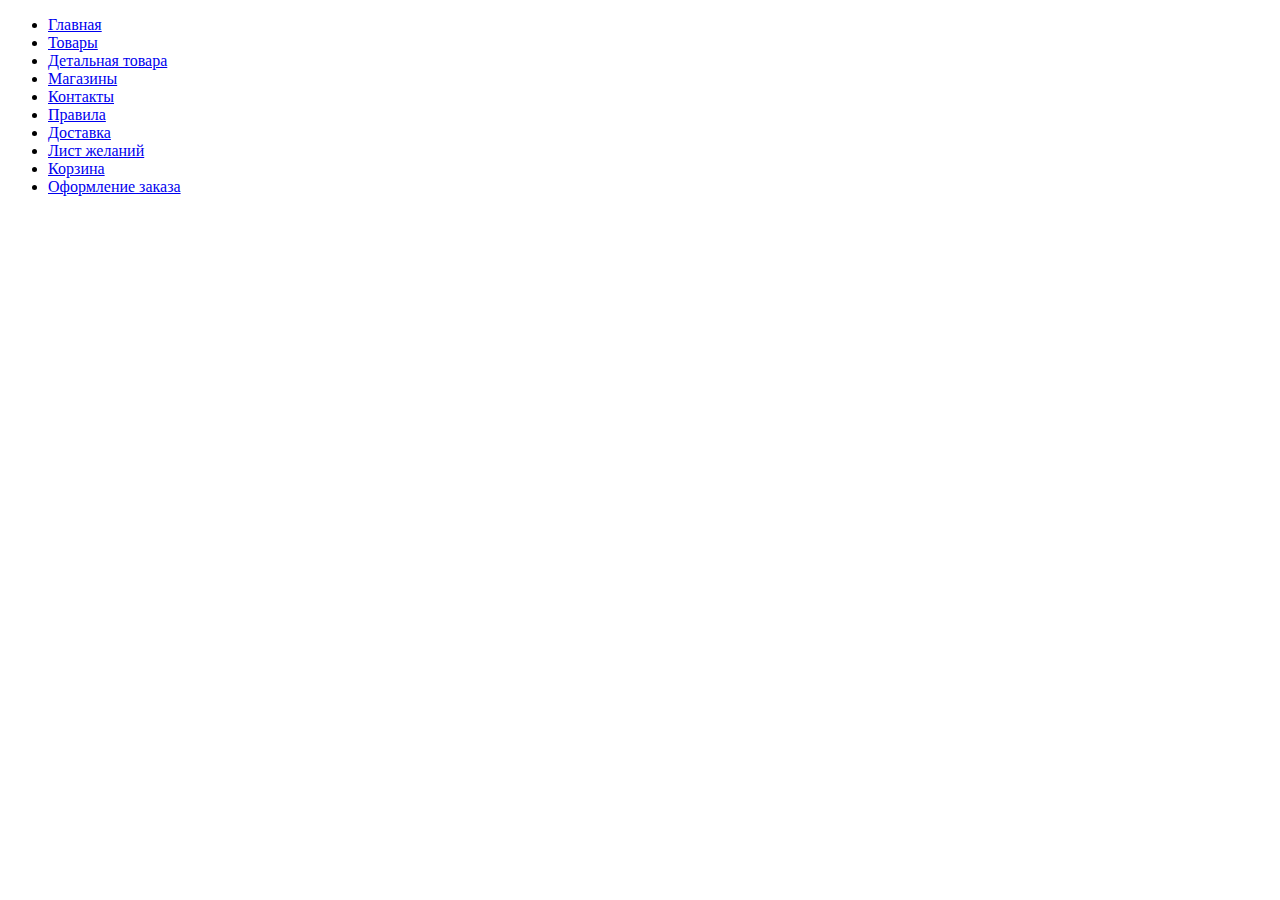
<file: index.html>
<!DOCTYPE html>
<html lang="en">
<head>
  <meta charset="UTF-8">
  <meta name="viewport" content="width=device-width, initial-scale=1.0">
  <title>Document</title>
</head>
<body>

  <ul>
    <li>
      <a href="home.html">Главная</a>
    </li>
    <li>
      <a href="products.html">Товары</a>
    </li>
    <li>
      <a href="ptoduct.html">Детальная товара</a>
    </li>
    <li>
      <a href="shops.html">Магазины</a>
    </li>
    <li>
      <a href="contacts.html">Контакты</a>
    </li>
    <li>
      <a href="rules.html">Правила</a>
    </li>
    <li>
      <a href="delivery.html">Доставка</a>
    </li>
    <li>
      <a href="wish.html">Лист желаний</a>
    </li>
    <li>
      <a href="basket.html">Корзина</a>
    </li>
    <li>
      <a href="order.html">Оформление заказа</a>
    </li>
  </ul>
  
</body>
</html>
</file>
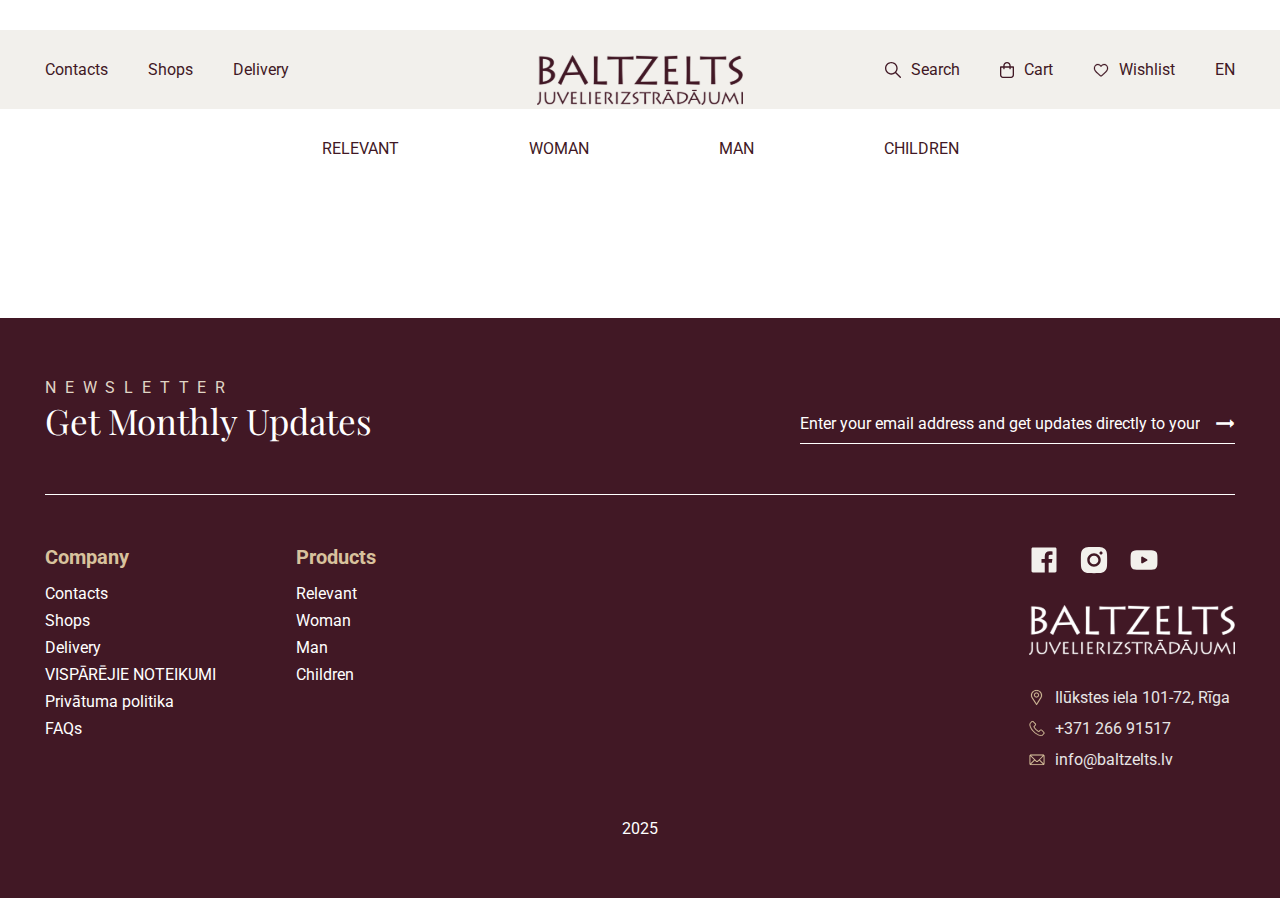
<file: basket.html>
<!DOCTYPE html>
<html lang="en">
<head>
  <meta charset="UTF-8">
  <meta name="viewport" content="width=device-width, initial-scale=1.0">
  <title>Корзина</title>
  <link rel="stylesheet" href="style.css">
</head>
<body>
  
  <section class="section">
    <header class="header">
      <div class="header-line header-line-gray">
        <div class="container">

          <div class="header-side-menu">
            <div class="header-side-menu-item">
              <a href="#">Contacts</a>
            </div>
            <div class="header-side-menu-item">
              <a href="#">Shops</a>
            </div>
            <div class="header-side-menu-item">
              <a href="#">Delivery</a>
            </div>
          </div>

          <img class="header-logo" src="img/Logo.svg" alt="">

          <div class="header-side-menu">
            <div class="header-side-menu-item">
              <a href="#">
                <img src="img/search-icon.svg" alt="">
                <div>Search</div>
              </a>
            </div>
            <div class="header-side-menu-item">
              <a href="#">
                <img src="img/shop-icon.svg" alt="">
                <div>Cart</div>
              </a>
            </div>
            <div class="header-side-menu-item">
              <a href="#">
                <img src="img/wish-icon.svg" alt="">
                <div>Wishlist</div>
              </a>
            </div>
            <div class="header-side-menu-item">
              <a href="#">
                EN
              </a>
            </div>
          </div>

        </div>
      </div>
      <div class="header-line header-line-category">
        <div class="container">
          <div class="header-category-item">
            <a href="">Relevant</a>
          </div>
           <div class="header-category-item">
            <a href="">Woman</a>
          </div>
           <div class="header-category-item">
            <a href="">Man</a>
          </div>
           <div class="header-category-item">
            <a href="">Children</a>
          </div>
        </div>
      </div>
    </header>

    <div class="container">
      
    </div>

    <footer class="footer">
      <div class="container">
        <div class="footer-top">
          <div class="footer-top-text-part">
            <div class="footer-top-uptitle">N E W S L E T T E R</div>
            <div class="footer-top-title">Get Monthly Updates</div>
          </div>
          <div class="footer-top-input-part">
            <input type="text" class="footer-top-input" placeholder="Enter your email address and get updates directly to your email">
            <button class="footer-top-input-button">🠖</button>
          </div>
        </div>

        <div class="footer-underline"></div>

        <div class="footer-content">
          <div class="footer-columns-part">
            <div class="footer-column">
              <div class="footer-column-title">Company</div>
              <div class="footer-column-item">Contacts</div>
              <div class="footer-column-item">Shops</div>
              <div class="footer-column-item">Delivery</div>
              <div class="footer-column-item">VISPĀRĒJIE NOTEIKUMI</div>
              <div class="footer-column-item">Privātuma politika</div>
              <div class="footer-column-item">FAQs</div>
            </div>

            <div class="footer-column">
              <div class="footer-column-title">Products</div>
              <div class="footer-column-item">Relevant</div>
              <div class="footer-column-item">Woman</div>
              <div class="footer-column-item">Man</div>
              <div class="footer-column-item">Children</div>
            </div>
          </div>
          <div class="footer-info-part">
            <div class="footer-info-media">
              <img src="img/facebook-icon.svg" alt="">
              <img src="img/insta-icon.svg" alt="">
              <img src="img/yt-icon.svg" alt="">
            </div>
            <div class="footer-logo">
              <img src="img/logo-white.svg" alt="">
            </div>
            <div class="footer-information">
              <div class="footer-inormation-line">
                <img src="img/location-icon.svg" alt="">
                <div class="footer-information-line-text">Ilūkstes iela 101-72, Rīga</div>
              </div>
              <div class="footer-inormation-line">
                <img src="img/call-icon.svg" alt="">
                <div class="footer-information-line-text">+371 266 91517</div>
              </div>
              <div class="footer-inormation-line">
                <img src="img/mail-icon.svg" alt="">
                <div class="footer-information-line-text">info@baltzelts.lv</div>
              </div>
            </div>
          </div>
        </div>

        <div class="footer-year">2025</div>
      </div>
    </footer>
  </section>

  <script src="app.js"></script>
</body>
</html>
</file>
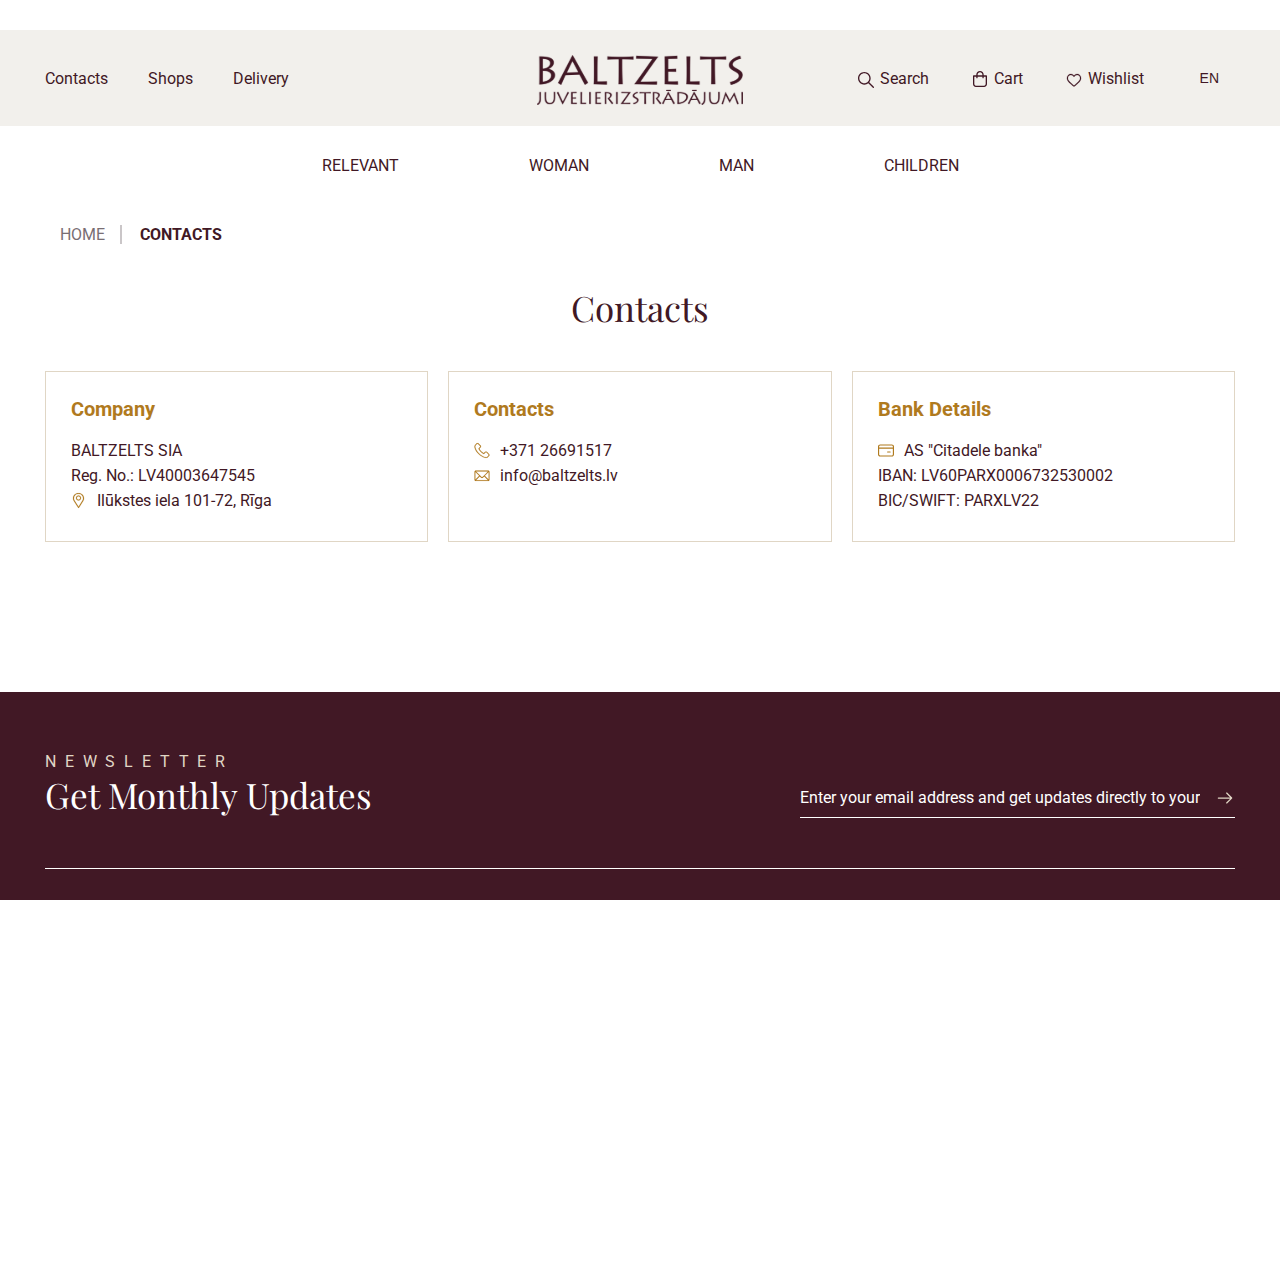
<file: contacts.html>
<!DOCTYPE html>
<html lang="en">
<head>
  <meta charset="UTF-8">
  <meta name="viewport" content="width=device-width, initial-scale=1.0">
  <title>Контакты</title>
  <link rel="stylesheet" href="style.css">
  <link rel="stylesheet" href="modals.css">
</head>
<body>

  <div class="modals-bkg-blur"></div>

  <div class="search-panel">
    <div class="container">
      <div class="searh-panel-in">
        <input type="text" placeholder="SEARCH">
        <div class="search-panel-close"></div>
      </div>
    </div>
  </div>
  
  <section class="section">

    <div class="adaptive-menu">
      <div class="adaptive-menu-top">
        <button class="close-adaptive-menu close-main-menu">
          <div class="close-adaptive-text">Back</div>
          <img src="img/arrow-basic.svg" alt="">
        </button>
      </div>

      <input type="text" placeholder="search" class="adaptive-menu-seacrh">

      <div class="adaptive-menu-list">
        <div class="adaptive-menu-list-line">
          <div class="adaptive-menu-list-line-text">Relevant</div>
          <img src="img/arrow-gold.svg" alt="">
        </div>
        <div class="adaptive-menu-list-line">
          <div class="adaptive-menu-list-line-text">woman</div>
          <img src="img/arrow-gold.svg" alt="">
        </div>
        <div class="adaptive-menu-list-line">
          <div class="adaptive-menu-list-line-text">Man</div>
          <img src="img/arrow-gold.svg" alt="">
        </div>
        <div class="adaptive-menu-list-line">
          <div class="adaptive-menu-list-line-text">Children</div>
          <img src="img/arrow-gold.svg" alt="">
        </div>
      </div>

      <div class="adaptive-menu-bottom">
        <div class="header-side-menu-item">
          <a href="#">Contacts</a>
        </div>
        <div class="header-side-menu-item">
          <a href="#">Shops</a>
        </div>
        <div class="header-side-menu-item">
          <a href="#">Delivery</a>
        </div>
      </div>
    </div>

    <div class="adaptive-menu-subcategory">
      <div class="adaptive-subcategory-top">
        <button class="close-adaptive-menu close-subcategory">
          <div class="close-adaptive-text">Back</div>
          <img src="img/arrow-basic.svg" alt="">
        </button>
        <div class="adaptive-subcategory-title">Woman</div>
      </div>

      <div class="adaptive-subcategory-list">
        <div class="adaptive-subcategory-list-block">
          <div class="adaptive-subcategory-list-title">Свадебные кольца</div>
          <div class="adaptive-subcategory-list-list">
            <div class="adaptive-subcategory-list-item">Помолвочные кольца</div>
            <div class="adaptive-subcategory-list-item">Свадебные кольца</div>
            <div class="adaptive-subcategory-list-item">Свадебные кольца на заказ</div>
          </div>
        </div>

        <div class="adaptive-subcategory-list-block">
          <div class="adaptive-subcategory-list-title">Бриллианты</div>
          <div class="adaptive-subcategory-list-list">
            <div class="adaptive-subcategory-list-item">Серьги</div>
            <div class="adaptive-subcategory-list-item">Кольца</div>
            <div class="adaptive-subcategory-list-item">Кулоны</div>
            <div class="adaptive-subcategory-list-item">Браслеты</div>
          </div>
        </div>

        <div class="adaptive-subcategory-list-block">
          <div class="adaptive-subcategory-list-title">Бриллианты</div>
          <div class="adaptive-subcategory-list-list">
            <div class="adaptive-subcategory-list-item">Серьги</div>
            <div class="adaptive-subcategory-list-item">Кольца</div>
            <div class="adaptive-subcategory-list-item">Кулоны</div>
            <div class="adaptive-subcategory-list-item">Браслеты</div>
          </div>
        </div>

        <div class="adaptive-subcategory-list-block">
          <div class="adaptive-subcategory-list-title">Свадебные кольца</div>
          <div class="adaptive-subcategory-list-list">
            <div class="adaptive-subcategory-list-item">Помолвочные кольца</div>
            <div class="adaptive-subcategory-list-item">Свадебные кольца</div>
            <div class="adaptive-subcategory-list-item">Свадебные кольца на заказ</div>
          </div>
        </div>

        <div class="adaptive-subcategory-list-block">
          <div class="adaptive-subcategory-list-title">Свадебные кольца</div>
          <div class="adaptive-subcategory-list-list">
            <div class="adaptive-subcategory-list-item">Помолвочные кольца</div>
            <div class="adaptive-subcategory-list-item">Свадебные кольца</div>
            <div class="adaptive-subcategory-list-item">Свадебные кольца на заказ</div>
          </div>
        </div>

        <div class="adaptive-subcategory-list-block">
          <div class="adaptive-subcategory-list-title">Свадебные кольца</div>
          <div class="adaptive-subcategory-list-list">
            <div class="adaptive-subcategory-list-item">Помолвочные кольца</div>
            <div class="adaptive-subcategory-list-item">Свадебные кольца</div>
            <div class="adaptive-subcategory-list-item">Свадебные кольца на заказ</div>
          </div>
        </div>
      </div>
    </div>

    <header class="header">
      <div class="header-line header-line-gray">
        <div class="container">

          <div class="header-side-menu-adaptive">
            <button class="burger-button">
              <img src="img/burger-button.svg" alt="">
            </button>
            <img src="img/header-logo-adaptive.svg" alt="">
          </div>

          <div class="header-side-menu header-side-menu-1">
            <div class="header-side-menu-item">
              <a href="#" class="header-side-menu-item-text">Contacts</a>
            </div>
            <div class="header-side-menu-item">
              <a href="#" class="header-side-menu-item-text">Shops</a>
            </div>
            <div class="header-side-menu-item">
              <a href="#" class="header-side-menu-item-text">Delivery</a>
            </div>
          </div>

          <img class="header-logo" src="img/Logo.svg" alt="">

          <div class="header-side-menu header-side-menu-2">
            <div class="header-adaptive-icon-btn">
              <img src="img/wish-icon.svg" alt="">
            </div>
            <div class="header-adaptive-icon-btn">
              <img src="img/shop-icon.svg" alt="">
            </div>
            <div class="header-side-menu-item header-side-menu-item-search">
              <a href="#" class="seacrh-open">
                <div class="header-side-menu-item-text">Search</div>
              </a>
            </div>
            <div class="header-side-menu-item header-side-menu-item-cart">
              <a href="#">
                <div class="header-side-menu-item-text">Cart</div>
              </a>
            </div>
            <div class="header-side-menu-item header-side-menu-item-wish">
              <a href="#">
                <div class="header-side-menu-item-text">Wishlist</div>
              </a>
            </div>
            <div class="header-side-menu-item">
              <div class="custom-select" id="langSelect" data-value="EN">
                <button type="button" class="custom-select-toggle" aria-haspopup="listbox" aria-expanded="false" id="langToggle">
                  <span class="custom-select-value header-side-menu-item-text">EN</span>
                </button>

                <ul class="custom-select-list" role="listbox" aria-labelledby="langToggle" tabindex="-1">
                  <li role="option" data-value="EN" aria-selected="true">EN</li>
                  <li role="option" data-value="RU" aria-selected="false">RU</li>
                  <li role="option" data-value="LV" aria-selected="false">LV</li>
                </ul>
              </div>
            </div>
          </div>

        </div>
      </div>
      <div class="header-line header-line-category">
        <div class="container">
          <div class="header-category-item">
            <a href="">Relevant</a>
          </div>
           <div class="header-category-item">
            <a href="">Woman</a>
          </div>
           <div class="header-category-item">
            <a href="">Man</a>
          </div>
           <div class="header-category-item">
            <a href="">Children</a>
          </div>
        </div>
      </div>
    </header>

    <div class="container">
      
      <div class="under-page-info">
        <a href="home.html" class="prev-page">home</a>
        <a href="contacts.html" class="curent-page">Contacts</a>
      </div>


      <div class="contacts-block">
        <div class="block-title">Contacts</div>

        <div class="contacts-content">
          <div class="contacts-content-card">
            <div class="contacts-card-title">Company</div>
            <div class="contacts-card-info">
              <div class="contacts-info-line">BALTZELTS SIA</div>
              <div class="contacts-info-line">Reg. No.: LV40003647545</div>
              <div class="contacts-info-line">
                <img src="img/location-dark-icon.svg" alt="">
                <div>Ilūkstes iela 101-72, Rīga</div>
              </div>
            </div>
          </div>
          <div class="contacts-content-card">
            <div class="contacts-card-title">Contacts</div>
            <div class="contacts-card-info">
              <div class="contacts-info-line">
                <img src="img/phone-icon.svg" alt="">
                <div>+371 26691517</div>
              </div>
              <div class="contacts-info-line">
                <img src="img/main-dark-icon.svg" alt="">
                <div>info@baltzelts.lv</div>
              </div>
            </div>
          </div>
          <div class="contacts-content-card">
            <div class="contacts-card-title">Bank Details</div>
            <div class="contacts-card-info">
              <div class="contacts-info-line">
                <img src="img/wallet-icon.svg" alt="">
                <div>AS "Citadele banka"</div>
              </div>
              <div class="contacts-info-line">IBAN: LV60PARX0006732530002</div>
              <div class="contacts-info-line">BIC/SWIFT: PARXLV22</div>
            </div>
          </div>
        </div>
      </div>

    </div>

    <footer class="footer">
      <div class="container">
        <div class="footer-top">
          <div class="footer-top-text-part">
            <div class="footer-top-uptitle">N E W S L E T T E R</div>
            <div class="footer-top-title">Get Monthly Updates</div>
          </div>
          <div class="footer-top-input-part">
            <input type="text" class="footer-top-input" placeholder="Enter your email address and get updates directly to your email">
            <button class="footer-top-input-button">
              <img src="img/arrow-basic-gold.svg" alt="">
            </button>
          </div>
        </div>

        <div class="footer-underline"></div>

        <div class="footer-content">
          <div class="footer-columns-part">
            <div class="footer-column">
              <div class="footer-column-title">Company</div>
              <div class="footer-column-item">Contacts</div>
              <div class="footer-column-item">Shops</div>
              <div class="footer-column-item">Delivery</div>
              <div class="footer-column-item">VISPĀRĒJIE NOTEIKUMI</div>
              <div class="footer-column-item">Privātuma politika</div>
              <div class="footer-column-item">FAQs</div>
            </div>

            <div class="footer-column">
              <div class="footer-column-title">Products</div>
              <div class="footer-column-item">Relevant</div>
              <div class="footer-column-item">Woman</div>
              <div class="footer-column-item">Man</div>
              <div class="footer-column-item">Children</div>
            </div>
          </div>
          <div class="footer-info-part">
            <div class="footer-info-media">
              <img src="img/facebook-icon.svg" alt="">
              <img src="img/insta-icon.svg" alt="">
              <img src="img/yt-icon.svg" alt="">
            </div>
            <div class="footer-logo">
              <img src="img/logo-white.svg" alt="">
            </div>
            <div class="footer-information">
              <div class="footer-inormation-line">
                <img src="img/location-icon.svg" alt="">
                <div class="footer-information-line-text">Ilūkstes iela 101-72, Rīga</div>
              </div>
              <div class="footer-inormation-line">
                <img src="img/call-icon.svg" alt="">
                <div class="footer-information-line-text">+371 266 91517</div>
              </div>
              <div class="footer-inormation-line">
                <img src="img/mail-icon.svg" alt="">
                <div class="footer-information-line-text">info@baltzelts.lv</div>
              </div>
            </div>
          </div>
        </div>

        <div class="footer-year">2025</div>
      </div>
    </footer>
  </section>

  <script src="app.js"></script>
  <script src="adaptive-menu.js"></script>
  <script src="modals.js"></script>
</body>
</html>
</file>
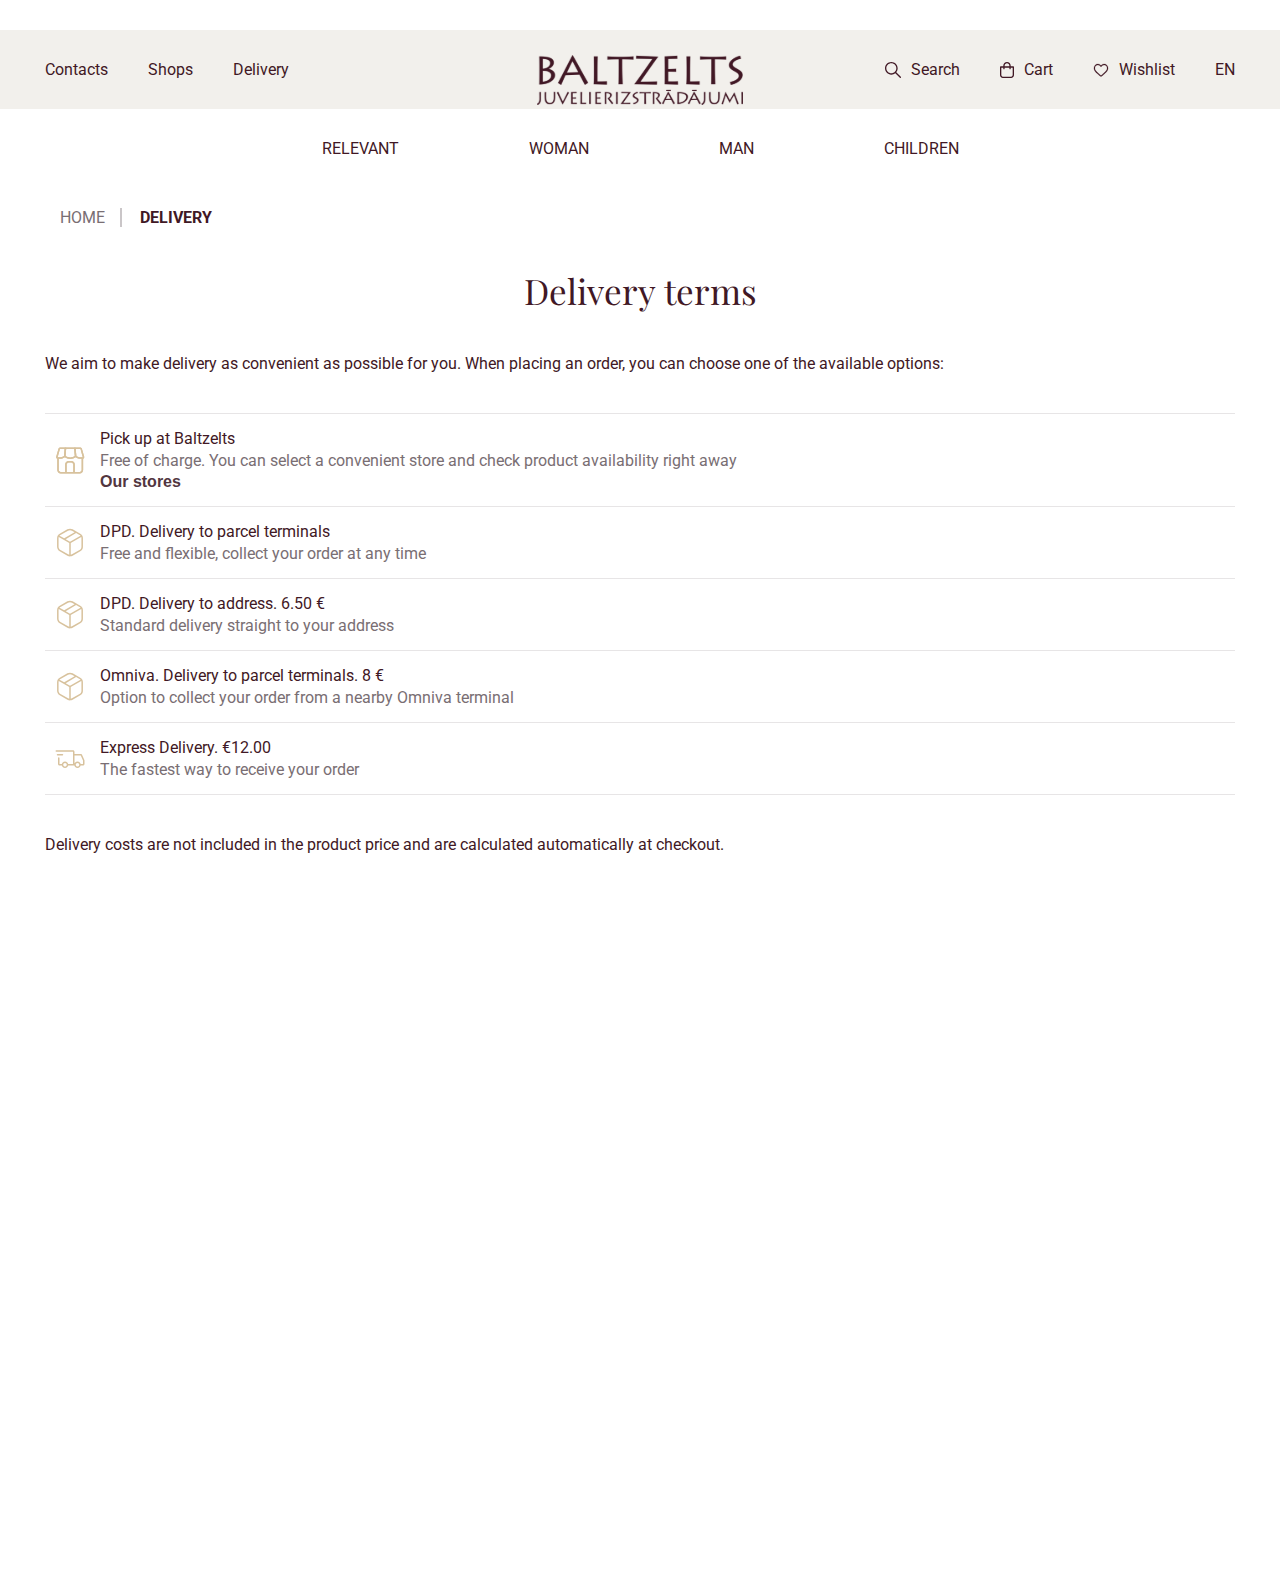
<file: delivery.html>
<!DOCTYPE html>
<html lang="en">
<head>
  <meta charset="UTF-8">
  <meta name="viewport" content="width=device-width, initial-scale=1.0">
  <title>Доставка</title>
  <link rel="stylesheet" href="style.css">
</head>
<body>
  
  <section class="section">
    <header class="header">
      <div class="header-line header-line-gray">
        <div class="container">

          <div class="header-side-menu">
            <div class="header-side-menu-item">
              <a href="#">Contacts</a>
            </div>
            <div class="header-side-menu-item">
              <a href="#">Shops</a>
            </div>
            <div class="header-side-menu-item">
              <a href="#">Delivery</a>
            </div>
          </div>

          <img class="header-logo" src="img/Logo.svg" alt="">

          <div class="header-side-menu">
            <div class="header-side-menu-item">
              <a href="#">
                <img src="img/search-icon.svg" alt="">
                <div>Search</div>
              </a>
            </div>
            <div class="header-side-menu-item">
              <a href="#">
                <img src="img/shop-icon.svg" alt="">
                <div>Cart</div>
              </a>
            </div>
            <div class="header-side-menu-item">
              <a href="#">
                <img src="img/wish-icon.svg" alt="">
                <div>Wishlist</div>
              </a>
            </div>
            <div class="header-side-menu-item">
              <a href="#">
                EN
              </a>
            </div>
          </div>

        </div>
      </div>
      <div class="header-line header-line-category">
        <div class="container">
          <div class="header-category-item">
            <a href="">Relevant</a>
          </div>
           <div class="header-category-item">
            <a href="">Woman</a>
          </div>
           <div class="header-category-item">
            <a href="">Man</a>
          </div>
           <div class="header-category-item">
            <a href="">Children</a>
          </div>
        </div>
      </div>
    </header>

    <div class="container">
      
      <div class="under-page-info">
        <a href="home.html" class="prev-page">home</a>
        <a href="rules.html" class="curent-page">Delivery</a>
      </div>

      <div class="delivery-block">
        <div class="block-title">Delivery terms</div>

        <div class="delivery-content">
          <div class="delivery-content-text">We aim to make delivery as convenient as possible for you. When placing an order, you can choose one of the available options:</div>

          <div class="delivery-content-list">
            <div class="delivery-list-item">
              <img src="img/delivery-list-icon-1.svg" alt="">
              <div class="delivery-list-item-info">
                <div class="delivery-list-item-title">Pick up at Baltzelts</div>
                <div class="delivery-list-item-subtitle">Free of charge. You can select a convenient store and check product availability right away</div>
                <button class="delivery-list-item-btn">Our stores</button>
              </div>
            </div>
            <div class="delivery-list-item">
              <img src="img/delivery-list-icon-2.svg" alt="">
              <div class="delivery-list-item-info">
                <div class="delivery-list-item-title">DPD. Delivery to parcel terminals</div>
                <div class="delivery-list-item-subtitle">Free and flexible, collect your order at any time</div>
              </div>
            </div>
            <div class="delivery-list-item">
              <img src="img/delivery-list-icon-2.svg" alt="">
              <div class="delivery-list-item-info">
                <div class="delivery-list-item-title">DPD. Delivery to address. 6.50 €</div>
                <div class="delivery-list-item-subtitle">Standard delivery straight to your address</div>
              </div>
            </div>
            <div class="delivery-list-item">
              <img src="img/delivery-list-icon-2.svg" alt="">
              <div class="delivery-list-item-info">
                <div class="delivery-list-item-title">Omniva. Delivery to parcel terminals. 8 €</div>
                <div class="delivery-list-item-subtitle">Option to collect your order from a nearby Omniva terminal</div>
              </div>
            </div>
            <div class="delivery-list-item">
              <img src="img/delivery-list-icon-3.svg" alt="">
              <div class="delivery-list-item-info">
                <div class="delivery-list-item-title">Express Delivery. €12.00</div>
                <div class="delivery-list-item-subtitle">The fastest way to receive your order</div>
              </div>
            </div>
          </div>

          <div class="delivery-content-text">Delivery costs are not included in the product price and are calculated automatically at checkout.</div>
        </div>
      </div>


    </div>

    <footer class="footer">
      <div class="container">
        <div class="footer-top">
          <div class="footer-top-text-part">
            <div class="footer-top-uptitle">N E W S L E T T E R</div>
            <div class="footer-top-title">Get Monthly Updates</div>
          </div>
          <div class="footer-top-input-part">
            <input type="text" class="footer-top-input" placeholder="Enter your email address and get updates directly to your email">
            <button class="footer-top-input-button">🠖</button>
          </div>
        </div>

        <div class="footer-underline"></div>

        <div class="footer-content">
          <div class="footer-columns-part">
            <div class="footer-column">
              <div class="footer-column-title">Company</div>
              <div class="footer-column-item">Contacts</div>
              <div class="footer-column-item">Shops</div>
              <div class="footer-column-item">Delivery</div>
              <div class="footer-column-item">VISPĀRĒJIE NOTEIKUMI</div>
              <div class="footer-column-item">Privātuma politika</div>
              <div class="footer-column-item">FAQs</div>
            </div>

            <div class="footer-column">
              <div class="footer-column-title">Products</div>
              <div class="footer-column-item">Relevant</div>
              <div class="footer-column-item">Woman</div>
              <div class="footer-column-item">Man</div>
              <div class="footer-column-item">Children</div>
            </div>
          </div>
          <div class="footer-info-part">
            <div class="footer-info-media">
              <img src="img/facebook-icon.svg" alt="">
              <img src="img/insta-icon.svg" alt="">
              <img src="img/yt-icon.svg" alt="">
            </div>
            <div class="footer-logo">
              <img src="img/logo-white.svg" alt="">
            </div>
            <div class="footer-information">
              <div class="footer-inormation-line">
                <img src="img/location-icon.svg" alt="">
                <div class="footer-information-line-text">Ilūkstes iela 101-72, Rīga</div>
              </div>
              <div class="footer-inormation-line">
                <img src="img/call-icon.svg" alt="">
                <div class="footer-information-line-text">+371 266 91517</div>
              </div>
              <div class="footer-inormation-line">
                <img src="img/mail-icon.svg" alt="">
                <div class="footer-information-line-text">info@baltzelts.lv</div>
              </div>
            </div>
          </div>
        </div>

        <div class="footer-year">2025</div>
      </div>
    </footer>
  </section>

  <script src="app.js"></script>
</body>
</html>
</file>
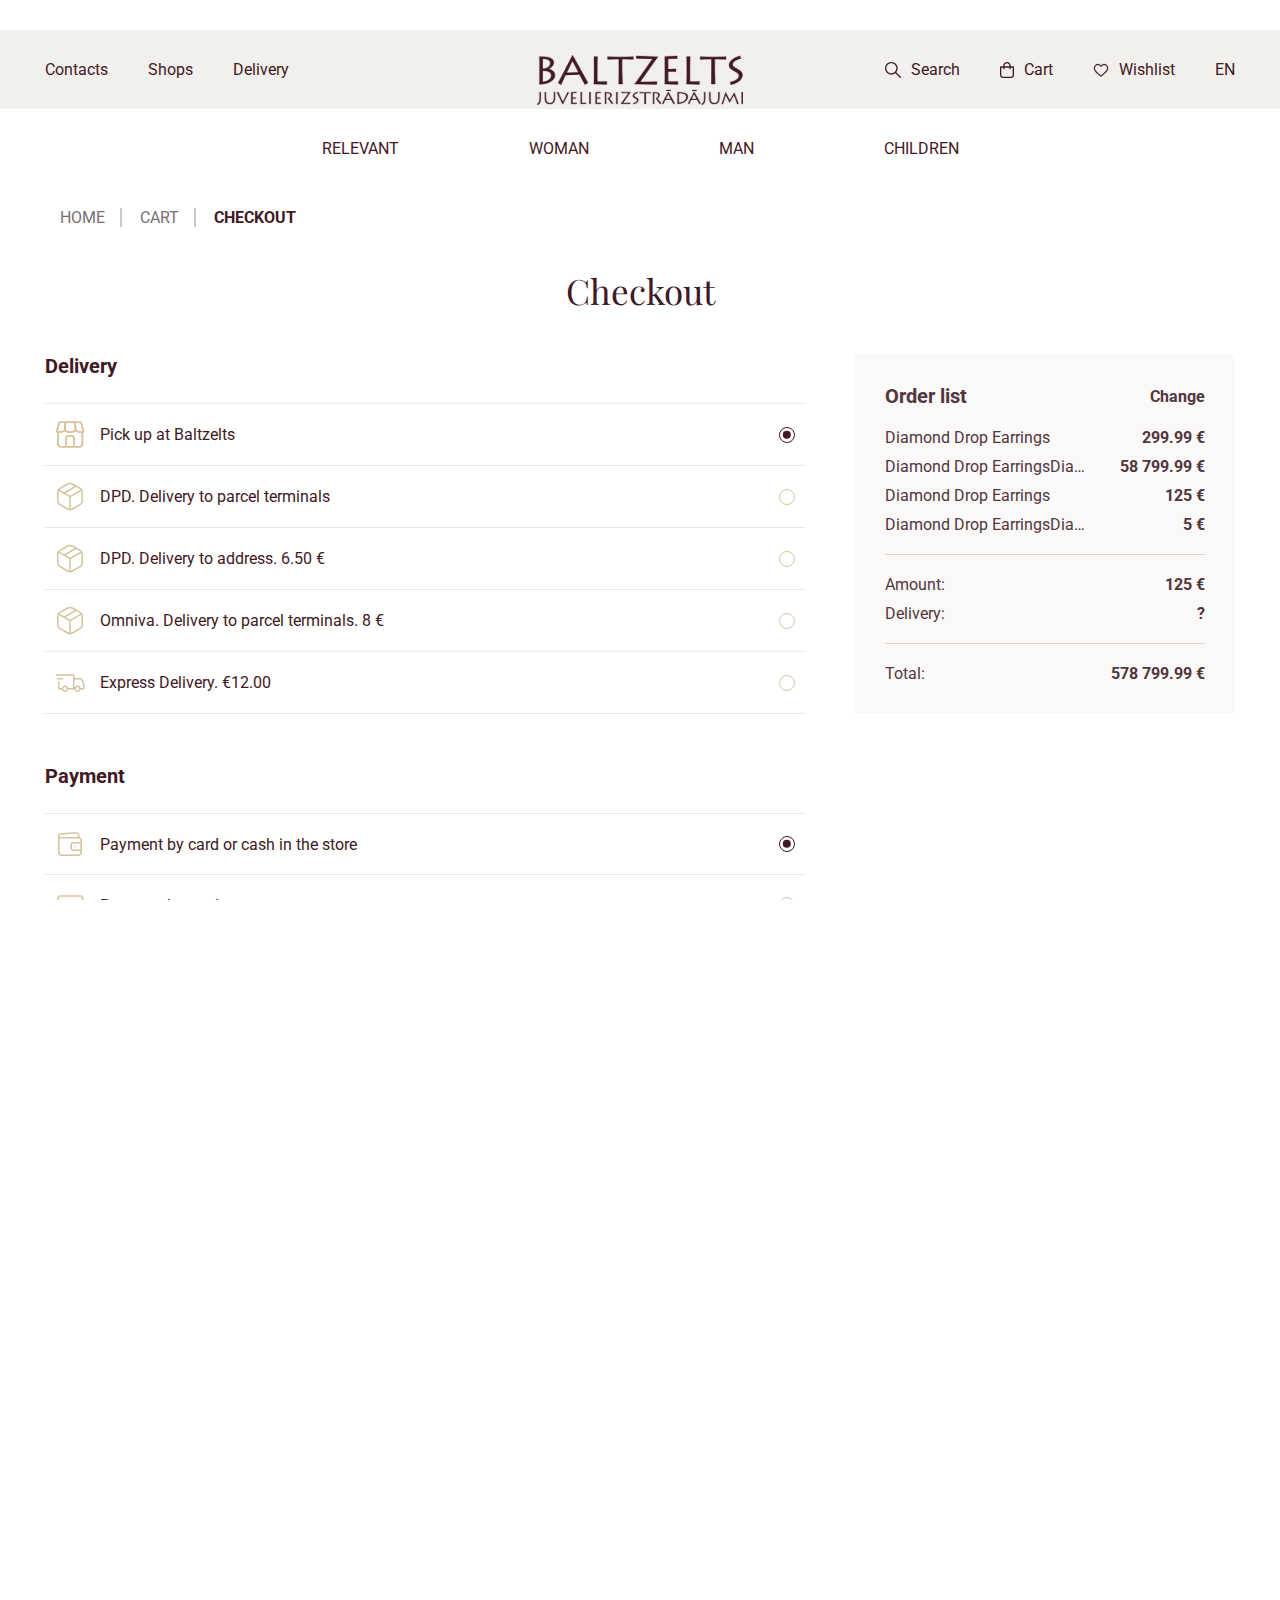
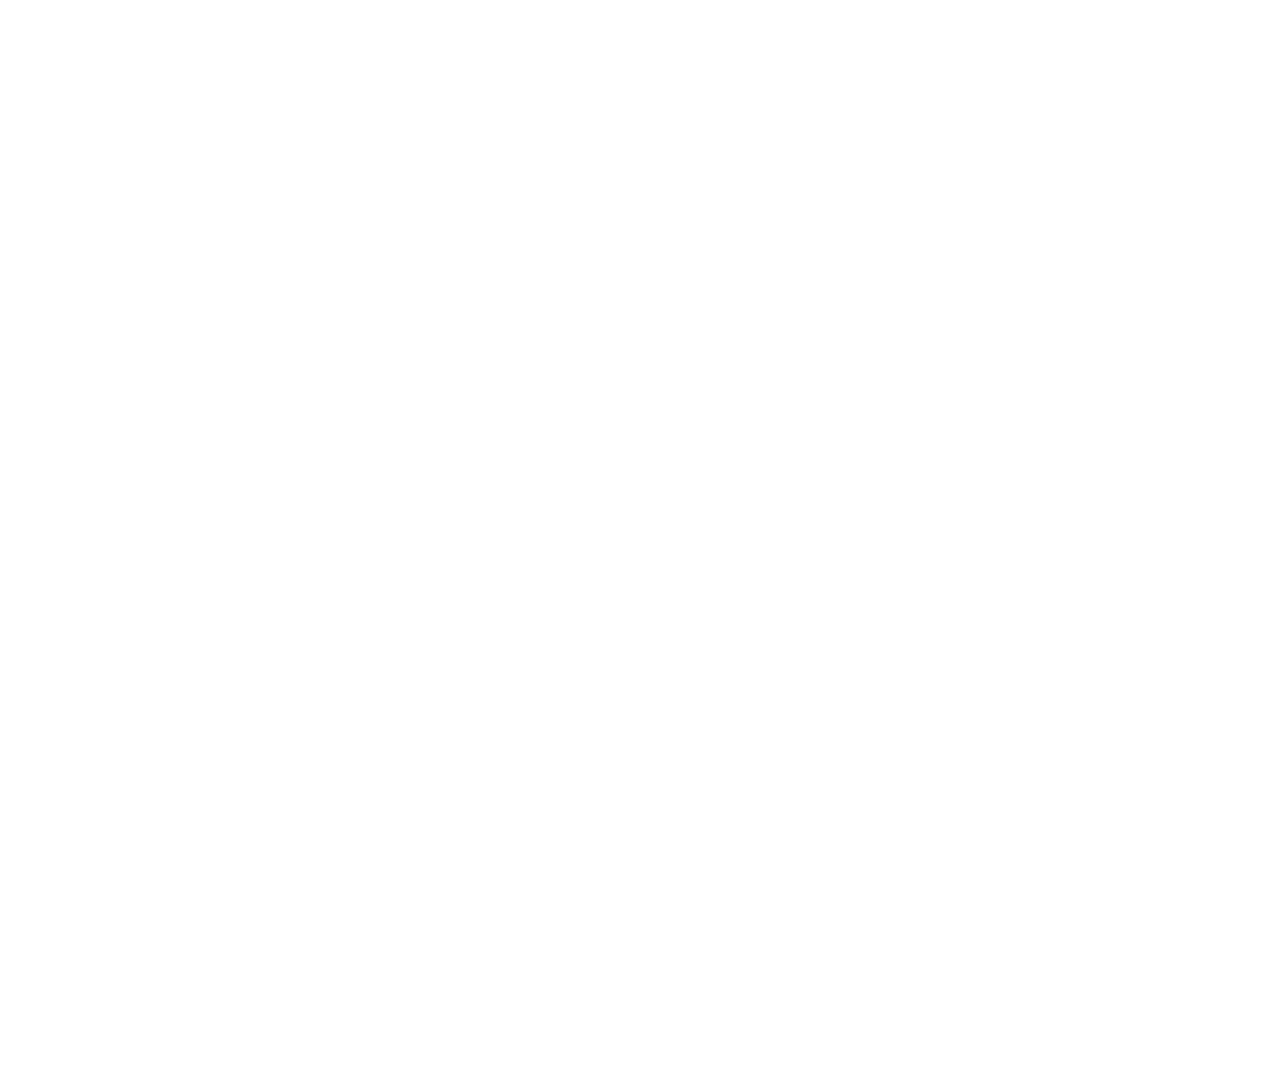
<file: order.html>
<!DOCTYPE html>
<html lang="en">
<head>
  <meta charset="UTF-8">
  <meta name="viewport" content="width=device-width, initial-scale=1.0">
  <title>Оформление заказа</title>
  <link rel="stylesheet" href="style.css">
</head>
<body>
  
  <section class="section">
    <header class="header">
      <div class="header-line header-line-gray">
        <div class="container">

          <div class="header-side-menu">
            <div class="header-side-menu-item">
              <a href="#">Contacts</a>
            </div>
            <div class="header-side-menu-item">
              <a href="#">Shops</a>
            </div>
            <div class="header-side-menu-item">
              <a href="#">Delivery</a>
            </div>
          </div>

          <img class="header-logo" src="img/Logo.svg" alt="">

          <div class="header-side-menu">
            <div class="header-side-menu-item">
              <a href="#">
                <img src="img/search-icon.svg" alt="">
                <div>Search</div>
              </a>
            </div>
            <div class="header-side-menu-item">
              <a href="#">
                <img src="img/shop-icon.svg" alt="">
                <div>Cart</div>
              </a>
            </div>
            <div class="header-side-menu-item">
              <a href="#">
                <img src="img/wish-icon.svg" alt="">
                <div>Wishlist</div>
              </a>
            </div>
            <div class="header-side-menu-item">
              <a href="#">
                EN
              </a>
            </div>
          </div>

        </div>
      </div>
      <div class="header-line header-line-category">
        <div class="container">
          <div class="header-category-item">
            <a href="">Relevant</a>
          </div>
           <div class="header-category-item">
            <a href="">Woman</a>
          </div>
           <div class="header-category-item">
            <a href="">Man</a>
          </div>
           <div class="header-category-item">
            <a href="">Children</a>
          </div>
        </div>
      </div>
    </header>

    <div class="container">

      <div class="under-page-info">
        <a href="home.html" class="prev-page">home</a>
        <a href="rules.html" class="prev-page">Cart</a>
        <a href="rules.html" class="curent-page">Checkout</a>
      </div>

      <div class="checkout-block">
        <div class="block-title">Checkout</div>

        <div class="checkout-container">
          <div class="checkout-container-content">
            <div class="checkout-content-part">
              <div class="checkout-content-title">Delivery</div>
              <div class="checkout-content-part-in">
                <div class="delivery-content-list">
                  <div class="delivery-list-item">
                    <img src="img/delivery-list-icon-1.svg" alt="">
                    <div class="delivery-list-item-info">
                      <div class="delivery-list-item-title">Pick up at Baltzelts</div>
                      <div class="delivery-order-list-checkpoint delivery-order-list-checkpoint-dalivery active">
                        <div class="delivery-order-list-checkpoint-point"></div>
                      </div>
                    </div>
                  </div>
                  <div class="delivery-list-item">
                    <img src="img/delivery-list-icon-2.svg" alt="">
                    <div class="delivery-list-item-info">
                      <div class="delivery-list-item-title">DPD. Delivery to parcel terminals</div>
                      <div class="delivery-order-list-checkpoint delivery-order-list-checkpoint-dalivery">
                        <div class="delivery-order-list-checkpoint-point"></div>
                      </div>
                    </div>
                  </div>
                  <div class="delivery-list-item">
                    <img src="img/delivery-list-icon-2.svg" alt="">
                    <div class="delivery-list-item-info">
                      <div class="delivery-list-item-title">DPD. Delivery to address. 6.50 €</div>
                      <div class="delivery-order-list-checkpoint delivery-order-list-checkpoint-dalivery">
                        <div class="delivery-order-list-checkpoint-point"></div>
                      </div>
                    </div>
                  </div>
                  <div class="delivery-list-item">
                    <img src="img/delivery-list-icon-2.svg" alt="">
                    <div class="delivery-list-item-info">
                      <div class="delivery-list-item-title">Omniva. Delivery to parcel terminals. 8 €</div>
                      <div class="delivery-order-list-checkpoint delivery-order-list-checkpoint-dalivery">
                        <div class="delivery-order-list-checkpoint-point"></div>
                      </div>
                    </div>
                  </div>
                  <div class="delivery-list-item">
                    <img src="img/delivery-list-icon-3.svg" alt="">
                    <div class="delivery-list-item-info">
                      <div class="delivery-list-item-title">Express Delivery. €12.00</div>
                      <div class="delivery-order-list-checkpoint delivery-order-list-checkpoint-dalivery">
                        <div class="delivery-order-list-checkpoint-point"></div>
                      </div>
                    </div>
                  </div>
                </div>
              </div>
            </div>
            <div class="checkout-content-part">
              <div class="checkout-content-title">Payment</div>
              <div class="checkout-content-part-in">
                <div class="delivery-content-list">
                  <div class="delivery-list-item">
                    <img src="img/payment-icon-1.svg" alt="">
                    <div class="delivery-list-item-info">
                      <div class="delivery-list-item-title">Payment by card or cash in the store</div>
                      <div class="delivery-order-list-checkpoint delivery-order-list-checkpoint-payment active">
                        <div class="delivery-order-list-checkpoint-point"></div>
                      </div>
                    </div>
                  </div>
                  <div class="delivery-list-item">
                    <img src="img/payment-icon-2.svg" alt="">
                    <div class="delivery-list-item-info">
                      <div class="delivery-list-item-title">Payment by card</div>
                      <div class="delivery-order-list-checkpoint delivery-order-list-checkpoint-payment">
                        <div class="delivery-order-list-checkpoint-point"></div>
                      </div>
                    </div>
                  </div>
                </div>
              </div>
            </div>
            <div class="checkout-content-part">
              <div class="checkout-content-part-top">
                <div class="checkout-content-title">Delivery details</div>
                <div class="checkout-content-part-top-text">Change</div>
              </div>
              <div class="checkout-content-part-in">
                <div class="delivery-details-nonavalible-block">
                  <img src="img/non-avalible.svg" alt="">
                  <div class="delivery-details-nonavalible-block-in">
                    <div class="delivery-details-nonavalible-block-title">No stores available with your items</div>
                    <div class="delivery-details-nonavalible-block-text">Text .. Ship to address</div>
                  </div>
                </div>
              </div>
            </div>
            <div class="checkout-content-part">
              <div class="checkout-content-title">Delivery details</div>
              <div class="checkout-content-part-in delivery-details-part-in">
                <select class="delivery-details-select personal-data-input delivery-grid-1" name="" id="" >
                  <option value="1">Country</option>
                  <option value="2">Country</option>
                  <option value="3">Country</option>
                  <option value="4">Country</option>
                </select>
                <input class="personal-data-input delivery-grid-2" type="text" placeholder="Address">
                <input class="personal-data-input delivery-grid-3" type="text" placeholder="Address">
                <input class="personal-data-input delivery-grid-4" type="text" placeholder="Address">
                <input class="personal-data-input delivery-grid-5" type="text" placeholder="Address">
                <input class="personal-data-input delivery-grid-6" type="text" placeholder="Address">
                <input class="personal-data-input delivery-grid-7" type="text" placeholder="Address">

              </div>
            </div>
            <div class="checkout-content-part">
              <div class="checkout-content-title">Personal data</div>
              <div class="checkout-content-part-in">
                <input class="personal-data-input" type="text" placeholder="Name">
                <input class="personal-data-input" type="text" placeholder="Surname">
                <input class="personal-data-input" type="text" placeholder="Email">
                <input class="personal-data-input" type="text">
              </div>
            </div>
            <div class="checkout-content-part">
            </div>
          </div>
          <div class="checkout-content-list">
            <div class="order-list-top">
              <div class="order-top-title">Order list</div>
              <div class="order-top-text">Change</div>
            </div>
            <div class="order-list-part">
              <div class="order-list-part-line">
                <div class="order-list-part-line-title">Diamond Drop Earrings</div>
                <div class="order-list-part-line-price">299.99 €</div>
              </div>
              <div class="order-list-part-line">
                <div class="order-list-part-line-title">Diamond Drop EarringsDiamond Drop Earrings</div>
                <div class="order-list-part-line-price">58 799.99 €</div>
              </div>
              <div class="order-list-part-line">
                <div class="order-list-part-line-title">Diamond Drop Earrings</div>
                <div class="order-list-part-line-price">125 €</div>
              </div>
              <div class="order-list-part-line">
                <div class="order-list-part-line-title">Diamond Drop EarringsDiamond Drop Earrings</div>
                <div class="order-list-part-line-price">5 €</div>
              </div>
            </div>
            <div class="order-list-part">
              <div class="order-list-part-line">
                <div class="order-list-part-line-title">Amount:</div>
                <div class="order-list-part-line-price">125 €</div>
              </div>
              <div class="order-list-part-line">
                <div class="order-list-part-line-title">Delivery:</div>
                <div class="order-list-part-line-price">?</div>
              </div>
            </div>
            <div class="order-list-bottom">
              <div class="order-list-part-line-title">Total:</div>
              <div class="order-list-part-line-price">578 799.99 €</div>
            </div>
          </div>
        </div>

        <div class="cart-content-buttons">
          <div class="cart-content-button cart-btn-light">Back to cart</div>
          <div class="cart-content-button cart-btn-dark">Pay</div>
        </div>
      </div>
      
    </div>

    <footer class="footer">
      <div class="container">
        <div class="footer-top">
          <div class="footer-top-text-part">
            <div class="footer-top-uptitle">N E W S L E T T E R</div>
            <div class="footer-top-title">Get Monthly Updates</div>
          </div>
          <div class="footer-top-input-part">
            <input type="text" class="footer-top-input" placeholder="Enter your email address and get updates directly to your email">
            <button class="footer-top-input-button">🠖</button>
          </div>
        </div>

        <div class="footer-underline"></div>

        <div class="footer-content">
          <div class="footer-columns-part">
            <div class="footer-column">
              <div class="footer-column-title">Company</div>
              <div class="footer-column-item">Contacts</div>
              <div class="footer-column-item">Shops</div>
              <div class="footer-column-item">Delivery</div>
              <div class="footer-column-item">VISPĀRĒJIE NOTEIKUMI</div>
              <div class="footer-column-item">Privātuma politika</div>
              <div class="footer-column-item">FAQs</div>
            </div>

            <div class="footer-column">
              <div class="footer-column-title">Products</div>
              <div class="footer-column-item">Relevant</div>
              <div class="footer-column-item">Woman</div>
              <div class="footer-column-item">Man</div>
              <div class="footer-column-item">Children</div>
            </div>
          </div>
          <div class="footer-info-part">
            <div class="footer-info-media">
              <img src="img/facebook-icon.svg" alt="">
              <img src="img/insta-icon.svg" alt="">
              <img src="img/yt-icon.svg" alt="">
            </div>
            <div class="footer-logo">
              <img src="img/logo-white.svg" alt="">
            </div>
            <div class="footer-information">
              <div class="footer-inormation-line">
                <img src="img/location-icon.svg" alt="">
                <div class="footer-information-line-text">Ilūkstes iela 101-72, Rīga</div>
              </div>
              <div class="footer-inormation-line">
                <img src="img/call-icon.svg" alt="">
                <div class="footer-information-line-text">+371 266 91517</div>
              </div>
              <div class="footer-inormation-line">
                <img src="img/mail-icon.svg" alt="">
                <div class="footer-information-line-text">info@baltzelts.lv</div>
              </div>
            </div>
          </div>
        </div>

        <div class="footer-year">2025</div>
      </div>
    </footer>
  </section>

  <script src="app.js"></script>
  <script src="order.js"></script>
</body>
</html>
</file>
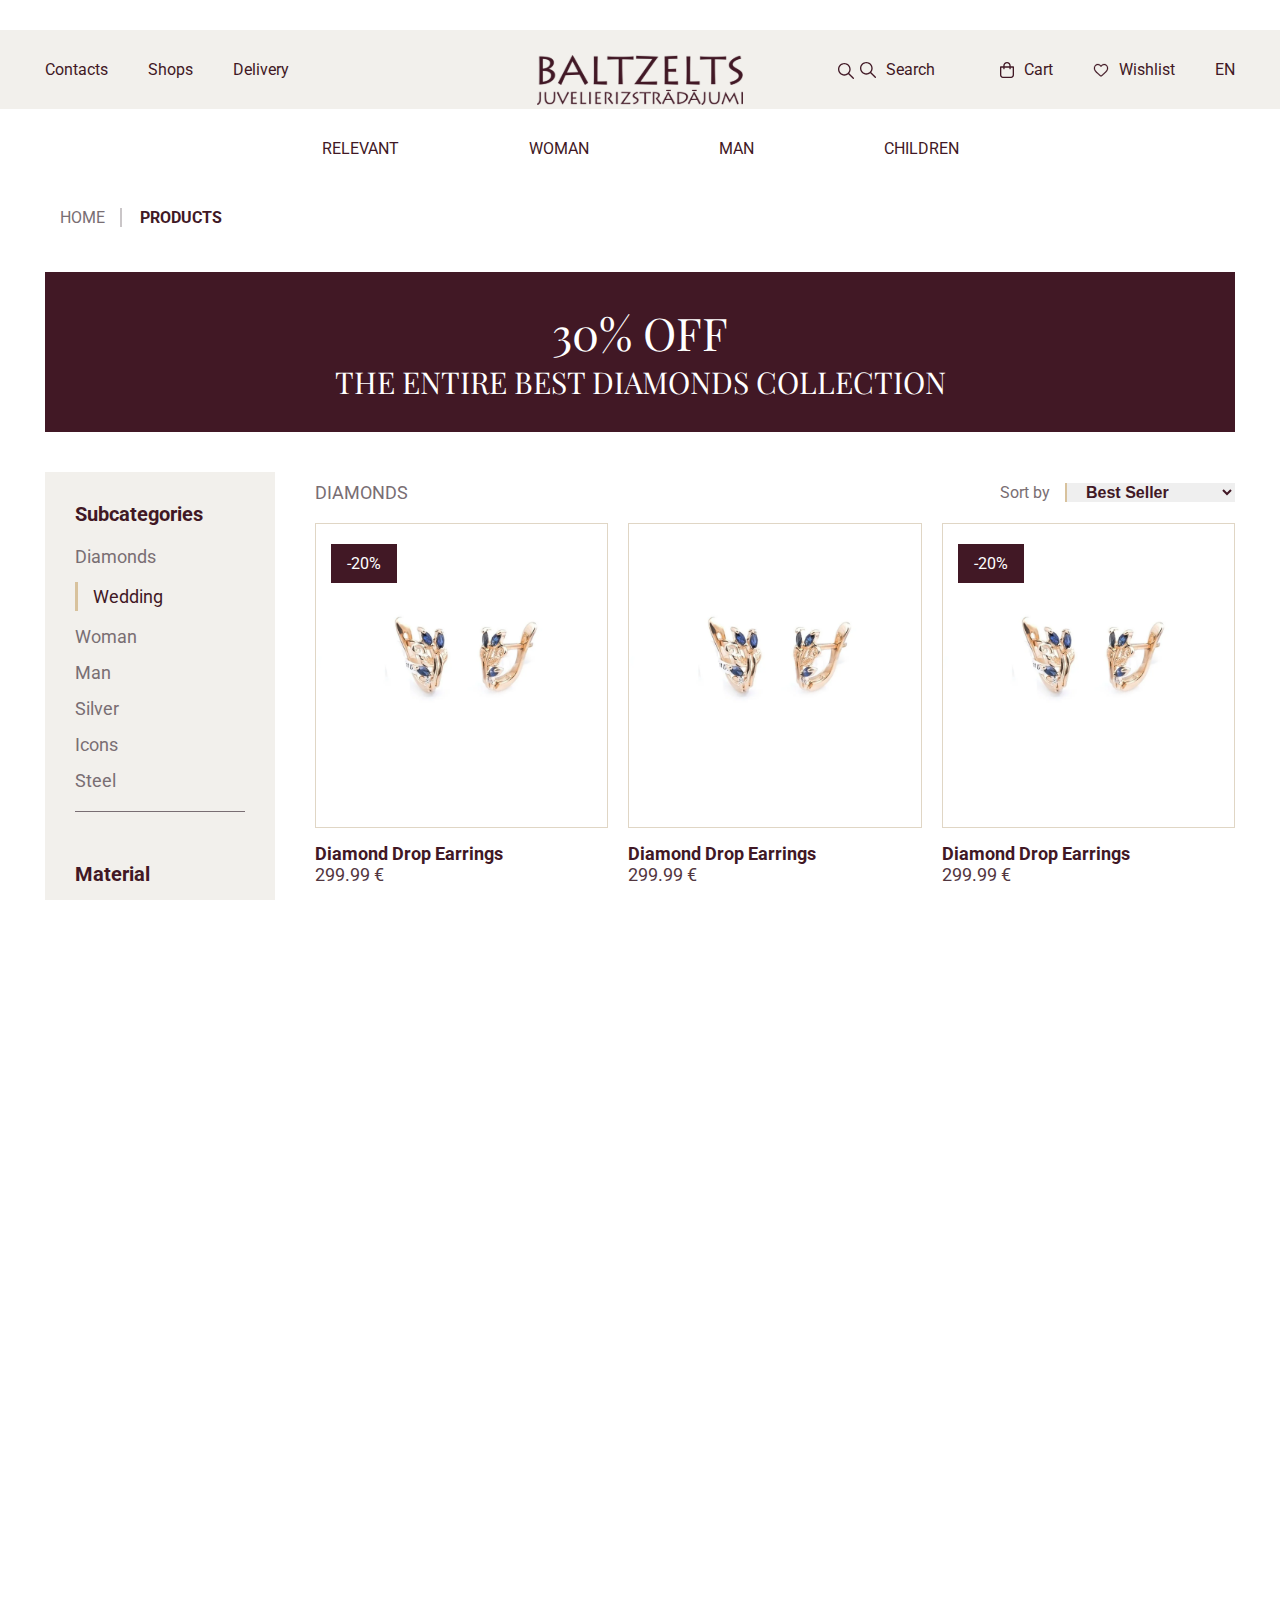
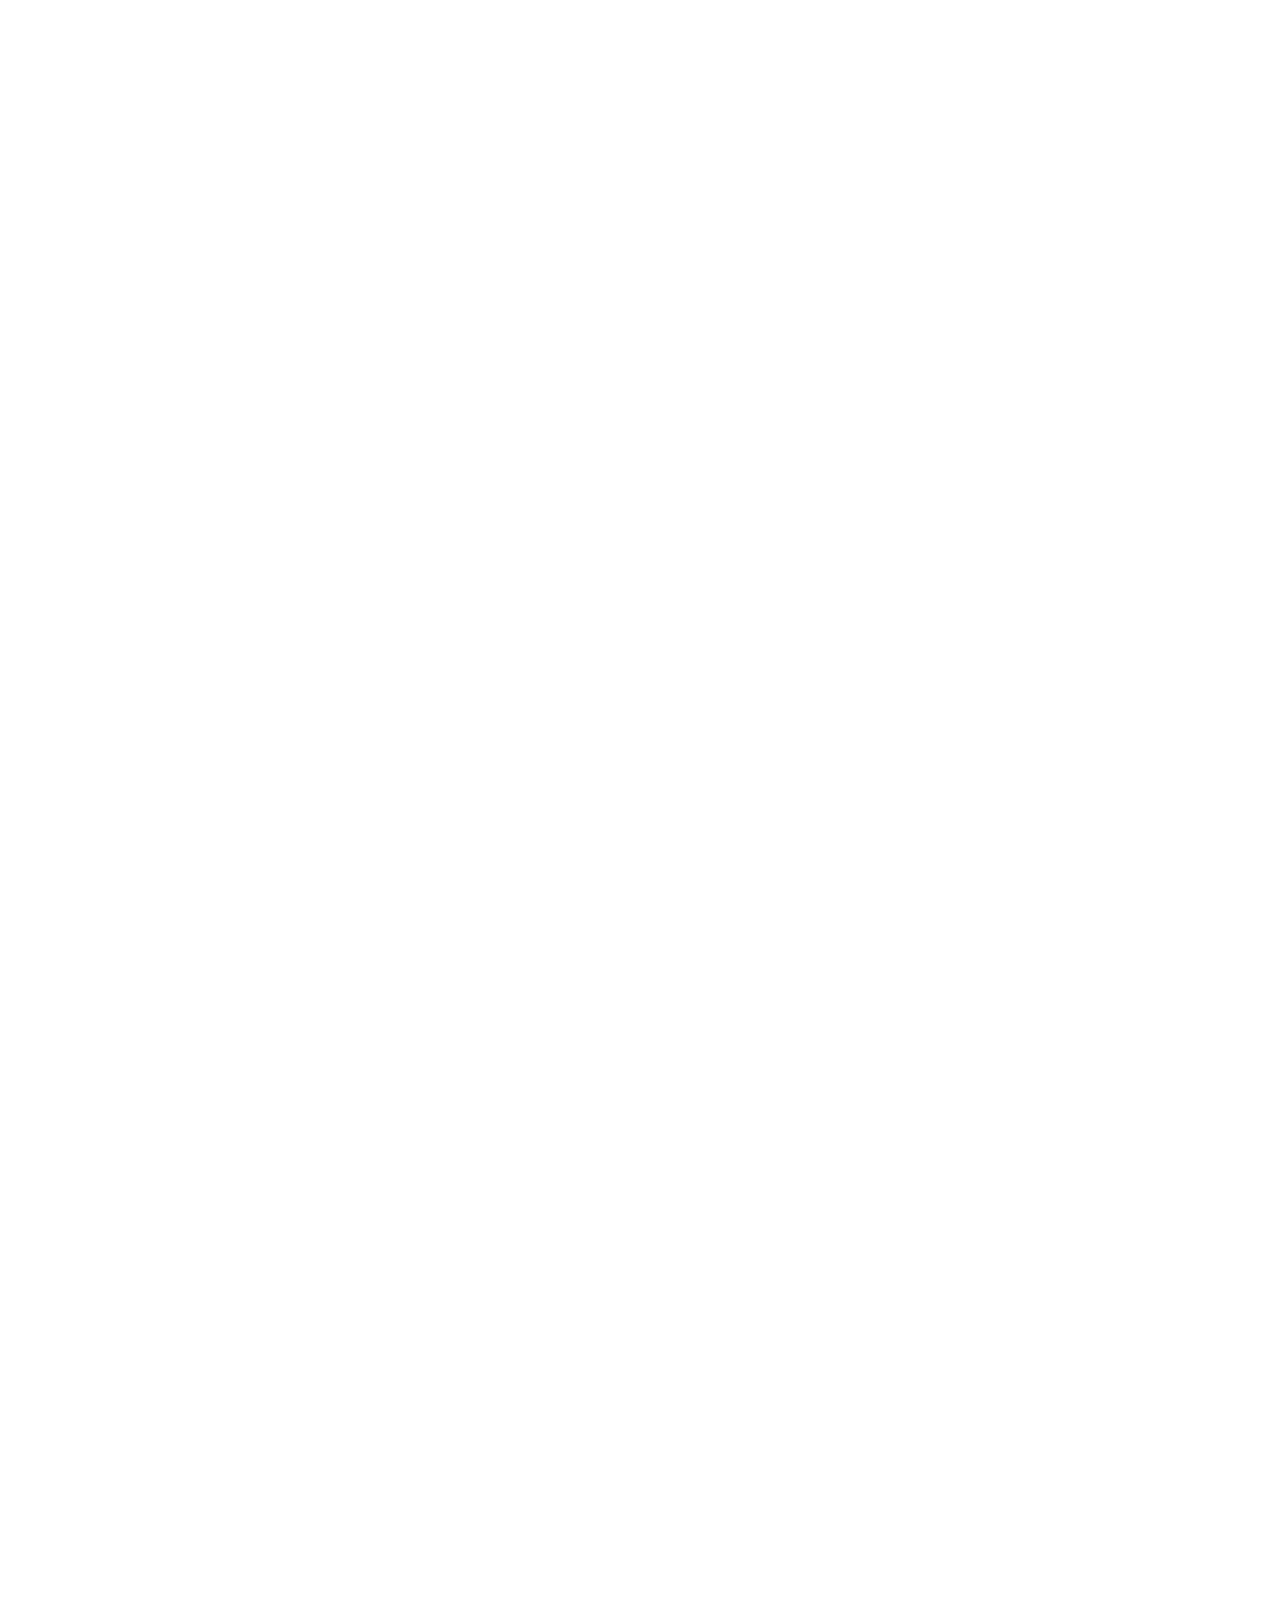
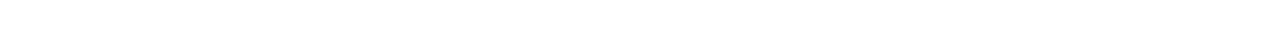
<file: products.html>
<!DOCTYPE html>
<html lang="en">
<head>
  <meta charset="UTF-8">
  <meta name="viewport" content="width=device-width, initial-scale=1.0">
  <title>Товары</title>
  <link rel="stylesheet" href="style.css">
  <link rel="stylesheet" href="range.css">
  <link rel="stylesheet" href="modals.css">
</head>
<body>

  <div class="modals-bkg-blur"></div>

  <div class="search-panel">
    <div class="container">
      <div class="searh-panel-in">
        <input type="text" placeholder="SEARCH">
        <div class="search-panel-close"></div>
      </div>
    </div>
  </div>
  
  <section class="section">

    <div class="adaptive-menu">
      <div class="adaptive-menu-top">
        <button class="close-adaptive-menu close-main-menu">
          <div class="close-adaptive-text">Back</div>
          <img src="img/arrow-basic.svg" alt="">
        </button>
      </div>

      <input type="text" placeholder="search" class="adaptive-menu-seacrh">

      <div class="adaptive-menu-list">
        <div class="adaptive-menu-list-line">
          <div class="adaptive-menu-list-line-text">Relevant</div>
          <img src="img/arrow-gold.svg" alt="">
        </div>
        <div class="adaptive-menu-list-line">
          <div class="adaptive-menu-list-line-text">woman</div>
          <img src="img/arrow-gold.svg" alt="">
        </div>
        <div class="adaptive-menu-list-line">
          <div class="adaptive-menu-list-line-text">Man</div>
          <img src="img/arrow-gold.svg" alt="">
        </div>
        <div class="adaptive-menu-list-line">
          <div class="adaptive-menu-list-line-text">Children</div>
          <img src="img/arrow-gold.svg" alt="">
        </div>
      </div>

      <div class="adaptive-menu-bottom">
        <div class="header-side-menu-item">
          <a href="#">Contacts</a>
        </div>
        <div class="header-side-menu-item">
          <a href="#">Shops</a>
        </div>
        <div class="header-side-menu-item">
          <a href="#">Delivery</a>
        </div>
      </div>
    </div>

    <div class="adaptive-menu-subcategory">
      <div class="adaptive-subcategory-top">
        <button class="close-adaptive-menu close-subcategory">
          <div class="close-adaptive-text">Back</div>
          <img src="img/arrow-basic.svg" alt="">
        </button>
        <div class="adaptive-subcategory-title">Woman</div>
      </div>

      <div class="adaptive-subcategory-list">
        <div class="adaptive-subcategory-list-block">
          <div class="adaptive-subcategory-list-title">Свадебные кольца</div>
          <div class="adaptive-subcategory-list-list">
            <div class="adaptive-subcategory-list-item">Помолвочные кольца</div>
            <div class="adaptive-subcategory-list-item">Свадебные кольца</div>
            <div class="adaptive-subcategory-list-item">Свадебные кольца на заказ</div>
          </div>
        </div>

        <div class="adaptive-subcategory-list-block">
          <div class="adaptive-subcategory-list-title">Бриллианты</div>
          <div class="adaptive-subcategory-list-list">
            <div class="adaptive-subcategory-list-item">Серьги</div>
            <div class="adaptive-subcategory-list-item">Кольца</div>
            <div class="adaptive-subcategory-list-item">Кулоны</div>
            <div class="adaptive-subcategory-list-item">Браслеты</div>
          </div>
        </div>

        <div class="adaptive-subcategory-list-block">
          <div class="adaptive-subcategory-list-title">Бриллианты</div>
          <div class="adaptive-subcategory-list-list">
            <div class="adaptive-subcategory-list-item">Серьги</div>
            <div class="adaptive-subcategory-list-item">Кольца</div>
            <div class="adaptive-subcategory-list-item">Кулоны</div>
            <div class="adaptive-subcategory-list-item">Браслеты</div>
          </div>
        </div>

        <div class="adaptive-subcategory-list-block">
          <div class="adaptive-subcategory-list-title">Свадебные кольца</div>
          <div class="adaptive-subcategory-list-list">
            <div class="adaptive-subcategory-list-item">Помолвочные кольца</div>
            <div class="adaptive-subcategory-list-item">Свадебные кольца</div>
            <div class="adaptive-subcategory-list-item">Свадебные кольца на заказ</div>
          </div>
        </div>

        <div class="adaptive-subcategory-list-block">
          <div class="adaptive-subcategory-list-title">Свадебные кольца</div>
          <div class="adaptive-subcategory-list-list">
            <div class="adaptive-subcategory-list-item">Помолвочные кольца</div>
            <div class="adaptive-subcategory-list-item">Свадебные кольца</div>
            <div class="adaptive-subcategory-list-item">Свадебные кольца на заказ</div>
          </div>
        </div>

        <div class="adaptive-subcategory-list-block">
          <div class="adaptive-subcategory-list-title">Свадебные кольца</div>
          <div class="adaptive-subcategory-list-list">
            <div class="adaptive-subcategory-list-item">Помолвочные кольца</div>
            <div class="adaptive-subcategory-list-item">Свадебные кольца</div>
            <div class="adaptive-subcategory-list-item">Свадебные кольца на заказ</div>
          </div>
        </div>
      </div>
    </div>

    <header class="header">
      <div class="header-line header-line-gray">
        <div class="container">

          <div class="header-side-menu-adaptive">
            <button class="burger-button">
              <img src="img/burger-button.svg" alt="">
            </button>
            <img src="img/header-logo-adaptive.svg" alt="">
          </div>

          <div class="header-side-menu header-side-menu-1">
            <div class="header-side-menu-item">
              <a href="#">Contacts</a>
            </div>
            <div class="header-side-menu-item">
              <a href="#">Shops</a>
            </div>
            <div class="header-side-menu-item">
              <a href="#">Delivery</a>
            </div>
          </div>

          <img class="header-logo" src="img/Logo.svg" alt="">

          <div class="header-side-menu header-side-menu-2">
            <div class="header-side-menu-item header-side-menu-item-search">
              <a href="#" class="seacrh-open">
                <img src="img/search-icon.svg" alt="">
                <div>Search</div>
              </a>
            </div>
            <div class="header-side-menu-item">
              <a href="#">
                <img src="img/shop-icon.svg" alt="">
                <div>Cart</div>
              </a>
            </div>
            <div class="header-side-menu-item">
              <a href="#">
                <img src="img/wish-icon.svg" alt="">
                <div>Wishlist</div>
              </a>
            </div>
            <div class="header-side-menu-item">
              <a href="#">
                EN
              </a>
            </div>
          </div>

        </div>
      </div>
      <div class="header-line header-line-category">
        <div class="container">
          <div class="header-category-item">
            <a href="">Relevant</a>
          </div>
           <div class="header-category-item">
            <a href="">Woman</a>
          </div>
           <div class="header-category-item">
            <a href="">Man</a>
          </div>
           <div class="header-category-item">
            <a href="">Children</a>
          </div>
        </div>
      </div>
    </header>

    <div class="container">

      <div class="under-page-info">
        <a href="home.html" class="prev-page">home</a>
        <a href="products.html" class="curent-page">Products</a>
      </div>

      <div class="products-block-top">
        <span>30% OFF</span><br/> THE ENTIRE BEST DIAMONDS COLLECTION
      </div>

      <div class="products-container">
        <div class="products-filter-part">
          <div class="filter-block">
            <div class="filter-block-title">Subcategories</div>
            <div class="filter-block-list">
              <div class="filter-block-item">Diamonds</div>
              <div class="filter-block-item active">Wedding</div>
              <div class="filter-block-item">Woman</div>
              <div class="filter-block-item">Man</div>
              <div class="filter-block-item">Silver</div>
              <div class="filter-block-item">Icons</div>
              <div class="filter-block-item">Steel</div>
            </div>
          </div>
          <div class="filter-block">
            <div class="filter-block-title">Material</div>
            <div class="filter-block-list">
              <label class="filter-block-list-item checkbox">
                <input type="checkbox" class="" />
                <span class="checkmark"></span>
                <span>Gold <span class="">(150)</span></span>
              </label>

              <label class="filter-block-list-item checkbox">
                <input type="checkbox" class="accent-gray-500" />
                <span class="checkmark"></span>
                <span>Silver <span class="">(320)</span></span>
              </label>

              <label class="filter-block-list-item checkbox">
                <input type="checkbox" class="" checked />
                <span class="checkmark"></span>
                <span>Platinum <span class="">(300)</span></span>
              </label>
            </div>
          </div>

          <div class="filter-block">
            <div class="filter-block-title">Price</div>
            <div class="filter-block-list filter-block-range">

              <div data-range data-range-min="250" data-range-max="5000" class="range">
                <div data-range-track class="range__track">
                  <div data-range-fill class="range__fill"></div>
                  
                  <div data-range-control-1 class="range__control range__control-1">
                    <div data-control-label-1 class="range__label"></div>
                    <div class="range__indicator"></div>
                  </div>
  
                  <div data-range-control-2 class="range__control range__control-2">
                    <div data-control-label-2 class="range__label"></div>
                    <div class="range__indicator"></div>
                  </div>
                </div>

              </div>

              <div class="filter-range-price">
                
              </div>

            </div>
          </div>

          <div class="filter-block">
            <div class="filter-block-title">Size</div>
            <div class="filter-block-list filter-block-size">
              <div class="fiter-block-item-size">XS</div>
              <div class="fiter-block-item-size">S</div>
              <div class="fiter-block-item-size">M</div>
              <div class="fiter-block-item-size">L</div>
              <div class="fiter-block-item-size">XL</div>
              <div class="fiter-block-item-size">2XL</div>
            </div>
          </div>
        </div>
        <div class="products-main-patr">

          <div class="best-seller-top">
            <div class="block-title products-block-title">DIAMONDS</div>
            <div class="best-seller-select-part">
              <div class="best-seller-select-part-label">Sort by</div>
              <select class="best-seller-select" name="" id="">
                <option value="1">Best Seller</option>
                <option value="2">Best Seller</option>
                <option value="3">Best Seller</option>
                <option value="4">Best Seller</option>
              </select>
            </div>
          </div>

          <div class="best-seller-content">
            <div class="best-seller-card-block">
              <div class="best-seller-card">
                <div class="best-seller-img-part">
                  <img src="img/earrings-img.png" alt="">

                  <div class="best-seller-card-rbar">
                    <button class="card-like-btn"></button>
                    <button class="card-side-btn card-share-btn"></button>
                    <button class="card-side-btn card-full-btn"></button>
                  </div>

                  <div class="best-seller-sale">-20%</div>
                  <button class="best-seller-card-btn">ADD TO CART</button>
                </div>
              
                <div class="best-seller-card-content">
                  <div class="best-seller-card-name">Diamond Drop Earrings</div>
                  <div class="best-seller-card-price">299.99 €</div>
                </div>
              </div>
            </div>

            <div class="best-seller-card-block">
              <div class="best-seller-card">
                <div class="best-seller-img-part">
                  <img src="img/earrings-img.png" alt="">

                  <div class="best-seller-card-rbar">
                    <button class="card-like-btn"></button>
                    <button class="card-side-btn card-share-btn"></button>
                    <button class="card-side-btn card-full-btn"></button>
                  </div>

                  <button class="best-seller-card-btn">ADD TO CART</button>
                </div>
              
                <div class="best-seller-card-content">
                  <div class="best-seller-card-name">Diamond Drop Earrings</div>
                  <div class="best-seller-card-price">299.99 €</div>
                </div>
              </div>
            </div>

            <div class="best-seller-card-block">
              <div class="best-seller-card">
                <div class="best-seller-img-part">
                  <img src="img/earrings-img.png" alt="">

                  <div class="best-seller-card-rbar">
                    <button class="card-like-btn"></button>
                    <button class="card-side-btn card-share-btn"></button>
                    <button class="card-side-btn card-full-btn"></button>
                  </div>

                  <div class="best-seller-sale">-20%</div>
                  <button class="best-seller-card-btn">ADD TO CART</button>
                </div>
              
                <div class="best-seller-card-content">
                  <div class="best-seller-card-name">Diamond Drop Earrings</div>
                  <div class="best-seller-card-price">299.99 €</div>
                </div>
              </div>
            </div>

            <div class="best-seller-card-block">
              <div class="best-seller-card">
                <div class="best-seller-img-part">
                  <img src="img/earrings-img.png" alt="">

                  <div class="best-seller-card-rbar">
                    <button class="card-like-btn"></button>
                    <button class="card-side-btn card-share-btn"></button>
                    <button class="card-side-btn card-full-btn"></button>
                  </div>

                  <div class="best-seller-sale">-20%</div>
                  <button class="best-seller-card-btn">ADD TO CART</button>
                </div>
              
                <div class="best-seller-card-content">
                  <div class="best-seller-card-name">Diamond Drop Earrings</div>
                  <div class="best-seller-card-price">299.99 €</div>
                </div>
              </div>
            </div>

            <div class="best-seller-card-block">
              <div class="best-seller-card">
                <div class="best-seller-img-part">
                  <img src="img/earrings-img.png" alt="">

                  <div class="best-seller-card-rbar">
                    <button class="card-like-btn"></button>
                    <button class="card-side-btn card-share-btn"></button>
                    <button class="card-side-btn card-full-btn"></button>
                  </div>

                  <button class="best-seller-card-btn">ADD TO CART</button>
                </div>
              
                <div class="best-seller-card-content">
                  <div class="best-seller-card-name">Diamond Drop Earrings</div>
                  <div class="best-seller-card-price">299.99 €</div>
                </div>
              </div>
            </div>

            <div class="best-seller-card-block">
              <div class="best-seller-card">
                <div class="best-seller-img-part">
                  <img src="img/earrings-img.png" alt="">


                  <div class="best-seller-card-rbar">
                    <button class="card-like-btn liked"></button>
                    <button class="card-side-btn card-share-btn"></button>
                    <button class="card-side-btn card-full-btn"></button>
                  </div>

                  <div class="best-seller-sale">-20%</div>
                  <button class="best-seller-card-btn">ADD TO CART</button>
                </div>
              
                <div class="best-seller-card-content">
                  <div class="best-seller-card-name">Diamond Drop Earrings</div>
                  <div class="best-seller-card-price">299.99 €</div>
                </div>
              </div>
            </div>

            <div class="best-seller-card-block">
              <div class="best-seller-card">
                <div class="best-seller-img-part">
                  <img src="img/earrings-img.png" alt="">

                  <div class="best-seller-card-rbar">
                    <button class="card-like-btn"></button>
                    <button class="card-side-btn card-share-btn"></button>
                    <button class="card-side-btn card-full-btn"></button>
                  </div>

                  <div class="best-seller-sale">-20%</div>
                  <button class="best-seller-card-btn">ADD TO CART</button>
                </div>
              
                <div class="best-seller-card-content">
                  <div class="best-seller-card-name">Diamond Drop Earrings</div>
                  <div class="best-seller-card-price">299.99 €</div>
                </div>
              </div>
            </div>

            <div class="best-seller-card-block">
              <div class="best-seller-card">
                <div class="best-seller-img-part">
                  <img src="img/earrings-img.png" alt="">

                  <div class="best-seller-card-rbar">
                    <button class="card-like-btn"></button>
                    <button class="card-side-btn card-share-btn"></button>
                    <button class="card-side-btn card-full-btn"></button>
                  </div>

                  <button class="best-seller-card-btn">ADD TO CART</button>
                </div>
              
                <div class="best-seller-card-content">
                  <div class="best-seller-card-name">Diamond Drop Earrings</div>
                  <div class="best-seller-card-price">299.99 €</div>
                </div>
              </div>
            </div>

            <div class="best-seller-card-block">
              <div class="best-seller-card">
                <div class="best-seller-img-part">
                  <img src="img/earrings-img.png" alt="">

                  <div class="best-seller-card-rbar">
                    <button class="card-like-btn"></button>
                    <button class="card-side-btn card-share-btn"></button>
                    <button class="card-side-btn card-full-btn"></button>
                  </div>

                  <div class="best-seller-sale">-20%</div>
                  <button class="best-seller-card-btn">ADD TO CART</button>
                </div>
              
                <div class="best-seller-card-content">
                  <div class="best-seller-card-name">Diamond Drop Earrings</div>
                  <div class="best-seller-card-price">299.99 €</div>
                </div>
              </div>
            </div>

            <div class="best-seller-card-block">
              <div class="best-seller-card">
                <div class="best-seller-img-part">
                  <img src="img/earrings-img.png" alt="">

                  <div class="best-seller-card-rbar">
                    <button class="card-like-btn"></button>
                    <button class="card-side-btn card-share-btn"></button>
                    <button class="card-side-btn card-full-btn"></button>
                  </div>

                  <div class="best-seller-sale">-20%</div>
                  <button class="best-seller-card-btn">ADD TO CART</button>
                </div>
              
                <div class="best-seller-card-content">
                  <div class="best-seller-card-name">Diamond Drop Earrings</div>
                  <div class="best-seller-card-price">299.99 €</div>
                </div>
              </div>
            </div>

            <div class="best-seller-card-block">
              <div class="best-seller-card">
                <div class="best-seller-img-part">
                  <img src="img/earrings-img.png" alt="">

                  <div class="best-seller-card-rbar">
                    <button class="card-like-btn"></button>
                    <button class="card-side-btn card-share-btn"></button>
                    <button class="card-side-btn card-full-btn"></button>
                  </div>

                  <button class="best-seller-card-btn">ADD TO CART</button>
                </div>
              
                <div class="best-seller-card-content">
                  <div class="best-seller-card-name">Diamond Drop Earrings</div>
                  <div class="best-seller-card-price">299.99 €</div>
                </div>
              </div>
            </div>

            <div class="best-seller-card-block">
              <div class="best-seller-card">
                <div class="best-seller-img-part">
                  <img src="img/earrings-img.png" alt="">


                  <div class="best-seller-card-rbar">
                    <button class="card-like-btn liked"></button>
                    <button class="card-side-btn card-share-btn"></button>
                    <button class="card-side-btn card-full-btn"></button>
                  </div>

                  <div class="best-seller-sale">-20%</div>
                  <button class="best-seller-card-btn">ADD TO CART</button>
                </div>
              
                <div class="best-seller-card-content">
                  <div class="best-seller-card-name">Diamond Drop Earrings</div>
                  <div class="best-seller-card-price">299.99 €</div>
                </div>
              </div>
            </div>

            <div class="best-seller-card-block">
              <div class="best-seller-card">
                <div class="best-seller-img-part">
                  <img src="img/earrings-img.png" alt="">


                  <div class="best-seller-card-rbar">
                    <button class="card-like-btn liked"></button>
                    <button class="card-side-btn card-share-btn"></button>
                    <button class="card-side-btn card-full-btn"></button>
                  </div>

                  <div class="best-seller-sale">-20%</div>
                  <button class="best-seller-card-btn">ADD TO CART</button>
                </div>
              
                <div class="best-seller-card-content">
                  <div class="best-seller-card-name">Diamond Drop Earrings</div>
                  <div class="best-seller-card-price">299.99 €</div>
                </div>
              </div>
            </div>


          </div>

          <div class="pager-wrap" aria-label="Пагинация">
            <nav class="pager" role="navigation">
              <!-- левая двойная стрелка (как на картинке справа - это последняя, но в примере показаны обе) -->
              <button class="btn" aria-label="Предыдущая страница">
                <svg class="icon left-arrow" viewBox="0 0 24 24" fill="none" xmlns="http://www.w3.org/2000/svg">
                <path d="M15 6L9 12l6 6" stroke="currentColor" stroke-width="1.5" stroke-linecap="round" stroke-linejoin="round"/>
                </svg>
              </button>


              <!-- текущая выбранная страница в квадрате -->
              <button class="page current" aria-current="page">1</button>


              <!-- остальные номера -->
              <button class="page">2</button>
              <button class="page">3</button>


              <!-- точки -->
              <div class="dots">…</div>


              <button class="page">10</button>


              <!-- правая стрелка -->
              <button class="btn" aria-label="Следующая страница">
                <svg class="icon right-arrow" viewBox="0 0 24 24" fill="none" xmlns="http://www.w3.org/2000/svg">
                <path d="M9 6l6 6-6 6" stroke="currentColor" stroke-width="1.5" stroke-linecap="round" stroke-linejoin="round"/>
                </svg>
              </button>


            <!-- двойная стрелка (fast forward) -->
              <button class="btn" aria-label="В конец">
                <svg class="icon" viewBox="0 0 24 24" fill="none" xmlns="http://www.w3.org/2000/svg">
                <path d="M6 6l6 6-6 6" stroke="currentColor" stroke-width="1.2" stroke-linecap="round" stroke-linejoin="round"/>
                <path d="M12 6l6 6-6 6" stroke="currentColor" stroke-width="1.2" stroke-linecap="round" stroke-linejoin="round"/>
                </svg>
              </button>
            </nav>
          </div>

        </div>
      </div>

    </div>

    <footer class="footer">
      <div class="container">
        <div class="footer-top">
          <div class="footer-top-text-part">
            <div class="footer-top-uptitle">N E W S L E T T E R</div>
            <div class="footer-top-title">Get Monthly Updates</div>
          </div>
          <div class="footer-top-input-part">
            <input type="text" class="footer-top-input" placeholder="Enter your email address and get updates directly to your email">
            <button class="footer-top-input-button">🠖</button>
          </div>
        </div>

        <div class="footer-underline"></div>

        <div class="footer-content">
          <div class="footer-columns-part">
            <div class="footer-column">
              <div class="footer-column-title">Company</div>
              <div class="footer-column-item">Contacts</div>
              <div class="footer-column-item">Shops</div>
              <div class="footer-column-item">Delivery</div>
              <div class="footer-column-item">VISPĀRĒJIE NOTEIKUMI</div>
              <div class="footer-column-item">Privātuma politika</div>
              <div class="footer-column-item">FAQs</div>
            </div>

            <div class="footer-column">
              <div class="footer-column-title">Products</div>
              <div class="footer-column-item">Relevant</div>
              <div class="footer-column-item">Woman</div>
              <div class="footer-column-item">Man</div>
              <div class="footer-column-item">Children</div>
            </div>
          </div>
          <div class="footer-info-part">
            <div class="footer-info-media">
              <img src="img/facebook-icon.svg" alt="">
              <img src="img/insta-icon.svg" alt="">
              <img src="img/yt-icon.svg" alt="">
            </div>
            <div class="footer-logo">
              <img src="img/logo-white.svg" alt="">
            </div>
            <div class="footer-information">
              <div class="footer-inormation-line">
                <img src="img/location-icon.svg" alt="">
                <div class="footer-information-line-text">Ilūkstes iela 101-72, Rīga</div>
              </div>
              <div class="footer-inormation-line">
                <img src="img/call-icon.svg" alt="">
                <div class="footer-information-line-text">+371 266 91517</div>
              </div>
              <div class="footer-inormation-line">
                <img src="img/mail-icon.svg" alt="">
                <div class="footer-information-line-text">info@baltzelts.lv</div>
              </div>
            </div>
          </div>
        </div>

        <div class="footer-year">2025</div>
      </div>
    </footer>
  </section>

  <script src="app.js"></script>
  <script src="modals.js"></script>
  <script src="adaptive-menu.js"></script>
</body>
</html>
</file>
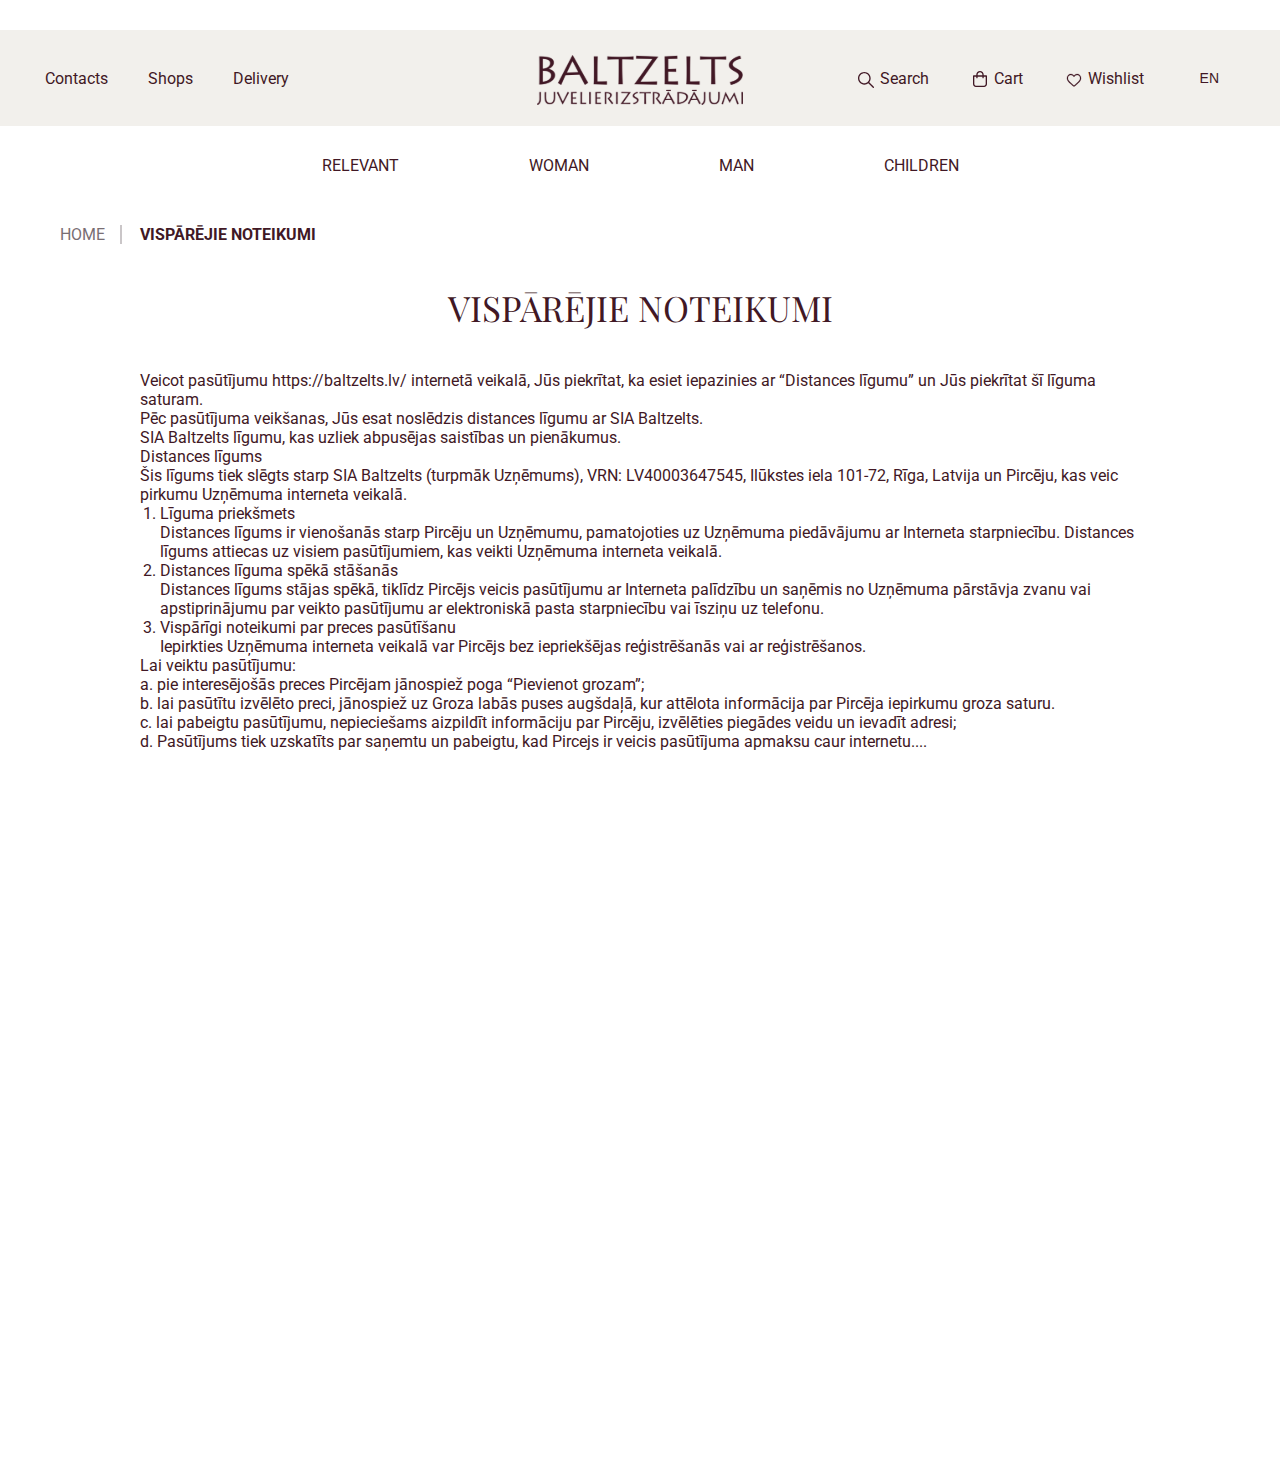
<file: rules.html>
<!DOCTYPE html>
<html lang="en">
<head>
  <meta charset="UTF-8">
  <meta name="viewport" content="width=device-width, initial-scale=1.0">
  <title>Правила</title>
  <link rel="stylesheet" href="style.css">
  <link rel="stylesheet" href="modals.css">
</head>
<body>

  <div class="modals-bkg-blur"></div>

  <div class="search-panel">
    <div class="container">
      <div class="searh-panel-in">
        <input type="text" placeholder="SEARCH">
        <div class="search-panel-close"></div>
      </div>
    </div>
  </div>

  <div class="shop-panel">
    <div class="container">
      <div class="shop-panel-in">
        <div class="shop-panel-in-block">
          <div class="shop-panel-in-top">
            <div class="shop-panel-in-top-title">Product availability</div>
            <div class="shop-panel-in-top-subtitle">This product is available in 4 stores</div>
          </div>
          <div class="shop-panel-in-content">
            <div class="shop-panel-in-content-in">
              <div class="shop-panel-in-content-card">
                <div class="shop-panel-in-content-card-info">
                  <div class="shop-panel-in-content-card-title">BALTZELTS - Alfa</div>
                  <div class="shop-panel-in-content-card-subtitle">Usually ready in 24 hours</div>
                  <div class="shop-panel-in-content-card-adress">Brīvības iela 372, Rīga LV-100, Latvija</div>
                </div>
                <div class="shop-panel-in-content-card-btn">
                  <div class="shop-panel-in-content-card-btn">More</div>
                  <img src="img/arrow-basic.svg" alt="">
                </div>
              </div>
              <div class="shop-panel-in-content-card">
                <div class="shop-panel-in-content-card-info">
                  <div class="shop-panel-in-content-card-title">BALTZELTS - Alfa</div>
                  <div class="shop-panel-in-content-card-subtitle">Usually ready in 24 hours</div>
                  <div class="shop-panel-in-content-card-adress">Brīvības iela 372, Rīga LV-100, Latvija</div>
                </div>
                <div class="shop-panel-in-content-card-btn">
                  <div class="shop-panel-in-content-card-btn">More</div>
                  <img src="img/arrow-basic.svg" alt="">
                </div>
              </div>
              <div class="shop-panel-in-content-card">
                <div class="shop-panel-in-content-card-info">
                  <div class="shop-panel-in-content-card-title">BALTZELTS - Alfa</div>
                  <div class="shop-panel-in-content-card-subtitle">Usually ready in 24 hours</div>
                  <div class="shop-panel-in-content-card-adress">Brīvības iela 372, Rīga LV-100, Latvija</div>
                </div>
                <div class="shop-panel-in-content-card-btn">
                  <div class="shop-panel-in-content-card-btn">More</div>
                  <img src="img/arrow-basic.svg" alt="">
                </div>
              </div>
              <div class="shop-panel-in-content-card">
                <div class="shop-panel-in-content-card-info">
                  <div class="shop-panel-in-content-card-title">BALTZELTS - Alfa</div>
                  <div class="shop-panel-in-content-card-subtitle">Usually ready in 24 hours</div>
                  <div class="shop-panel-in-content-card-adress">Brīvības iela 372, Rīga LV-100, Latvija</div>
                </div>
                <div class="shop-panel-in-content-card-btn">
                  <div class="shop-panel-in-content-card-btn">More</div>
                  <img src="img/arrow-basic.svg" alt="">
                </div>
              </div>
            </div>
          </div>
        </div>
        <div class="shop-panel-close search-panel-close"></div>
      </div>
    </div>
  </div>
  
  <section class="section">

    <div class="adaptive-menu">
      <div class="adaptive-menu-top">
        <button class="close-adaptive-menu close-main-menu">
          <div class="close-adaptive-text">Back</div>
          <img src="img/arrow-basic.svg" alt="">
        </button>
      </div>

      <input type="text" placeholder="search" class="adaptive-menu-seacrh">

      <div class="adaptive-menu-list">
        <div class="adaptive-menu-list-line">
          <div class="adaptive-menu-list-line-text">Relevant</div>
          <img src="img/arrow-gold.svg" alt="">
        </div>
        <div class="adaptive-menu-list-line">
          <div class="adaptive-menu-list-line-text">woman</div>
          <img src="img/arrow-gold.svg" alt="">
        </div>
        <div class="adaptive-menu-list-line">
          <div class="adaptive-menu-list-line-text">Man</div>
          <img src="img/arrow-gold.svg" alt="">
        </div>
        <div class="adaptive-menu-list-line">
          <div class="adaptive-menu-list-line-text">Children</div>
          <img src="img/arrow-gold.svg" alt="">
        </div>
      </div>

      <div class="adaptive-menu-bottom">
        <div class="header-side-menu-item">
          <a href="#">Contacts</a>
        </div>
        <div class="header-side-menu-item">
          <a href="#">Shops</a>
        </div>
        <div class="header-side-menu-item">
          <a href="#">Delivery</a>
        </div>
      </div>
    </div>

    <div class="adaptive-menu-subcategory">
      <div class="adaptive-subcategory-top">
        <button class="close-adaptive-menu close-subcategory">
          <div class="close-adaptive-text">Back</div>
          <img src="img/arrow-basic.svg" alt="">
        </button>
        <div class="adaptive-subcategory-title">Woman</div>
      </div>

      <div class="adaptive-subcategory-list">
        <div class="adaptive-subcategory-list-block">
          <div class="adaptive-subcategory-list-title">Свадебные кольца</div>
          <div class="adaptive-subcategory-list-list">
            <div class="adaptive-subcategory-list-item">Помолвочные кольца</div>
            <div class="adaptive-subcategory-list-item">Свадебные кольца</div>
            <div class="adaptive-subcategory-list-item">Свадебные кольца на заказ</div>
          </div>
        </div>

        <div class="adaptive-subcategory-list-block">
          <div class="adaptive-subcategory-list-title">Бриллианты</div>
          <div class="adaptive-subcategory-list-list">
            <div class="adaptive-subcategory-list-item">Серьги</div>
            <div class="adaptive-subcategory-list-item">Кольца</div>
            <div class="adaptive-subcategory-list-item">Кулоны</div>
            <div class="adaptive-subcategory-list-item">Браслеты</div>
          </div>
        </div>

        <div class="adaptive-subcategory-list-block">
          <div class="adaptive-subcategory-list-title">Бриллианты</div>
          <div class="adaptive-subcategory-list-list">
            <div class="adaptive-subcategory-list-item">Серьги</div>
            <div class="adaptive-subcategory-list-item">Кольца</div>
            <div class="adaptive-subcategory-list-item">Кулоны</div>
            <div class="adaptive-subcategory-list-item">Браслеты</div>
          </div>
        </div>

        <div class="adaptive-subcategory-list-block">
          <div class="adaptive-subcategory-list-title">Свадебные кольца</div>
          <div class="adaptive-subcategory-list-list">
            <div class="adaptive-subcategory-list-item">Помолвочные кольца</div>
            <div class="adaptive-subcategory-list-item">Свадебные кольца</div>
            <div class="adaptive-subcategory-list-item">Свадебные кольца на заказ</div>
          </div>
        </div>

        <div class="adaptive-subcategory-list-block">
          <div class="adaptive-subcategory-list-title">Свадебные кольца</div>
          <div class="adaptive-subcategory-list-list">
            <div class="adaptive-subcategory-list-item">Помолвочные кольца</div>
            <div class="adaptive-subcategory-list-item">Свадебные кольца</div>
            <div class="adaptive-subcategory-list-item">Свадебные кольца на заказ</div>
          </div>
        </div>

        <div class="adaptive-subcategory-list-block">
          <div class="adaptive-subcategory-list-title">Свадебные кольца</div>
          <div class="adaptive-subcategory-list-list">
            <div class="adaptive-subcategory-list-item">Помолвочные кольца</div>
            <div class="adaptive-subcategory-list-item">Свадебные кольца</div>
            <div class="adaptive-subcategory-list-item">Свадебные кольца на заказ</div>
          </div>
        </div>
      </div>
    </div>

    <header class="header">
      <div class="header-line header-line-gray">
        <div class="container">

          <div class="header-side-menu-adaptive">
            <button class="burger-button">
              <img src="img/burger-button.svg" alt="">
            </button>
            <img src="img/header-logo-adaptive.svg" alt="">
          </div>

          <div class="header-side-menu header-side-menu-1">
            <div class="header-side-menu-item">
              <a href="#" class="header-side-menu-item-text">Contacts</a>
            </div>
            <div class="header-side-menu-item">
              <a href="#" class="header-side-menu-item-text">Shops</a>
            </div>
            <div class="header-side-menu-item">
              <a href="#" class="header-side-menu-item-text">Delivery</a>
            </div>
          </div>

          <img class="header-logo" src="img/Logo.svg" alt="">

          <div class="header-side-menu header-side-menu-2">
            <div class="header-adaptive-icon-btn">
              <img src="img/wish-icon.svg" alt="">
            </div>
            <div class="header-adaptive-icon-btn shop-panel-open">
              <img src="img/shop-icon.svg" alt="">
            </div>
            <div class="header-side-menu-item header-side-menu-item-search">
              <a href="#" class="seacrh-open">
                <div class="header-side-menu-item-text">Search</div>
              </a>
            </div>
            <div class="header-side-menu-item header-side-menu-item-cart">
              <a href="#" class="shop-panel-open">
                <div class="header-side-menu-item-text">Cart</div>
              </a>
            </div>
            <div class="header-side-menu-item header-side-menu-item-wish">
              <a href="#">
                <div class="header-side-menu-item-text">Wishlist</div>
              </a>
            </div>
            <div class="header-side-menu-item">
              <div class="custom-select" id="langSelect" data-value="EN">
                <button type="button" class="custom-select-toggle" aria-haspopup="listbox" aria-expanded="false" id="langToggle">
                  <span class="custom-select-value header-side-menu-item-text">EN</span>
                </button>

                <ul class="custom-select-list" role="listbox" aria-labelledby="langToggle" tabindex="-1">
                  <li role="option" data-value="EN" aria-selected="true">EN</li>
                  <li role="option" data-value="RU" aria-selected="false">RU</li>
                  <li role="option" data-value="LV" aria-selected="false">LV</li>
                </ul>
              </div>
            </div>
          </div>

        </div>
      </div>
      <div class="header-line header-line-category">
        <div class="container">
          <div class="header-category-item">
            <a href="">Relevant</a>
          </div>
           <div class="header-category-item">
            <a href="">Woman</a>
          </div>
           <div class="header-category-item">
            <a href="">Man</a>
          </div>
           <div class="header-category-item">
            <a href="">Children</a>
          </div>
        </div>
      </div>
    </header>

    <div class="container">

      <div class="under-page-info">
        <a href="home.html" class="prev-page">home</a>
        <a href="rules.html" class="curent-page">VISPĀRĒJIE NOTEIKUMI</a>
      </div>

      <div class="rules-block">
        <div class="block-title">VISPĀRĒJIE NOTEIKUMI</div>

        <div class="rules-content">
          <div class="rules-content-text">
            Veicot pasūtījumu <a href="https://baltzelts.lv/" target="_blank">https://baltzelts.lv/</a> internetā veikalā, Jūs piekrītat, ka esiet iepazinies ar “Distances līgumu” un Jūs piekrītat šī līguma saturam. <br/>
            Pēc pasūtījuma veikšanas, Jūs esat noslēdzis distances līgumu ar SIA Baltzelts. <br/>
            SIA Baltzelts līgumu, kas uzliek abpusējas saistības un pienākumus.<br/>
          </div>

          <div class="rules-content-text">
            Distances līgums<br/>Šis līgums tiek slēgts starp SIA Baltzelts (turpmāk Uzņēmums), VRN: LV40003647545, Ilūkstes iela 101-72, Rīga, Latvija un Pircēju, kas veic pirkumu Uzņēmuma interneta veikalā.
          </div>

          <div class="rules-content-text">
            <ol>
              <li>Līguma priekšmets<br/>Distances līgums ir vienošanās starp Pircēju un Uzņēmumu, pamatojoties uz Uzņēmuma piedāvājumu ar Interneta starpniecību. Distances līgums attiecas uz visiem pasūtījumiem, kas veikti Uzņēmuma interneta veikalā.</li>
              <li>Distances līguma spēkā stāšanās<br/>Distances līgums stājas spēkā, tiklīdz Pircējs veicis pasūtījumu ar Interneta palīdzību un saņēmis no Uzņēmuma pārstāvja zvanu vai apstiprinājumu par veikto pasūtījumu ar elektroniskā pasta starpniecību vai īsziņu uz telefonu.</li>
              <li>Vispārīgi noteikumi par preces pasūtīšanu<br/>Iepirkties Uzņēmuma interneta veikalā var Pircējs bez iepriekšējas reģistrēšanās vai ar reģistrēšanos.</li>
            </ol>
          </div>

          <div class="rules-content-text">
            Lai veiktu pasūtījumu:<br/>a. pie interesējošās preces Pircējam jānospiež poga “Pievienot grozam”;<br/>b. lai pasūtītu izvēlēto preci, jānospiež uz Groza labās puses augšdaļā, kur attēlota informācija par Pircēja iepirkumu groza saturu.<br/>c. lai pabeigtu pasūtījumu, nepieciešams aizpildīt informāciju par Pircēju, izvēlēties piegādes veidu un ievadīt adresi;<br/>d. Pasūtījums tiek uzskatīts par saņemtu un pabeigtu, kad Pircejs ir veicis pasūtījuma apmaksu caur internetu....
          </div>

        </div>
      </div>
      
    </div>

    <footer class="footer">
      <div class="container">
        <div class="footer-top">
          <div class="footer-top-text-part">
            <div class="footer-top-uptitle">N E W S L E T T E R</div>
            <div class="footer-top-title">Get Monthly Updates</div>
          </div>
          <div class="footer-top-input-part">
            <input type="text" class="footer-top-input" placeholder="Enter your email address and get updates directly to your email">
            <button class="footer-top-input-button">
              <img src="img/arrow-basic-gold.svg" alt="">
            </button>
          </div>
        </div>

        <div class="footer-underline"></div>

        <div class="footer-content">
          <div class="footer-columns-part">
            <div class="footer-column">
              <div class="footer-column-title">Company</div>
              <div class="footer-column-item">Contacts</div>
              <div class="footer-column-item">Shops</div>
              <div class="footer-column-item">Delivery</div>
              <div class="footer-column-item">VISPĀRĒJIE NOTEIKUMI</div>
              <div class="footer-column-item">Privātuma politika</div>
              <div class="footer-column-item">FAQs</div>
            </div>

            <div class="footer-column">
              <div class="footer-column-title">Products</div>
              <div class="footer-column-item">Relevant</div>
              <div class="footer-column-item">Woman</div>
              <div class="footer-column-item">Man</div>
              <div class="footer-column-item">Children</div>
            </div>
          </div>
          <div class="footer-info-part">
            <div class="footer-info-media">
              <img src="img/facebook-icon.svg" alt="">
              <img src="img/insta-icon.svg" alt="">
              <img src="img/yt-icon.svg" alt="">
            </div>
            <div class="footer-logo">
              <img src="img/logo-white.svg" alt="">
            </div>
            <div class="footer-information">
              <div class="footer-inormation-line">
                <img src="img/location-icon.svg" alt="">
                <div class="footer-information-line-text">Ilūkstes iela 101-72, Rīga</div>
              </div>
              <div class="footer-inormation-line">
                <img src="img/call-icon.svg" alt="">
                <div class="footer-information-line-text">+371 266 91517</div>
              </div>
              <div class="footer-inormation-line">
                <img src="img/mail-icon.svg" alt="">
                <div class="footer-information-line-text">info@baltzelts.lv</div>
              </div>
            </div>
          </div>
        </div>

        <div class="footer-year">2025</div>
      </div>
    </footer>
  </section>

  <script src="app.js"></script>
  <script src="modals.js"></script>
  <script src="adaptive-menu.js"></script>
</body>
</html>
</file>
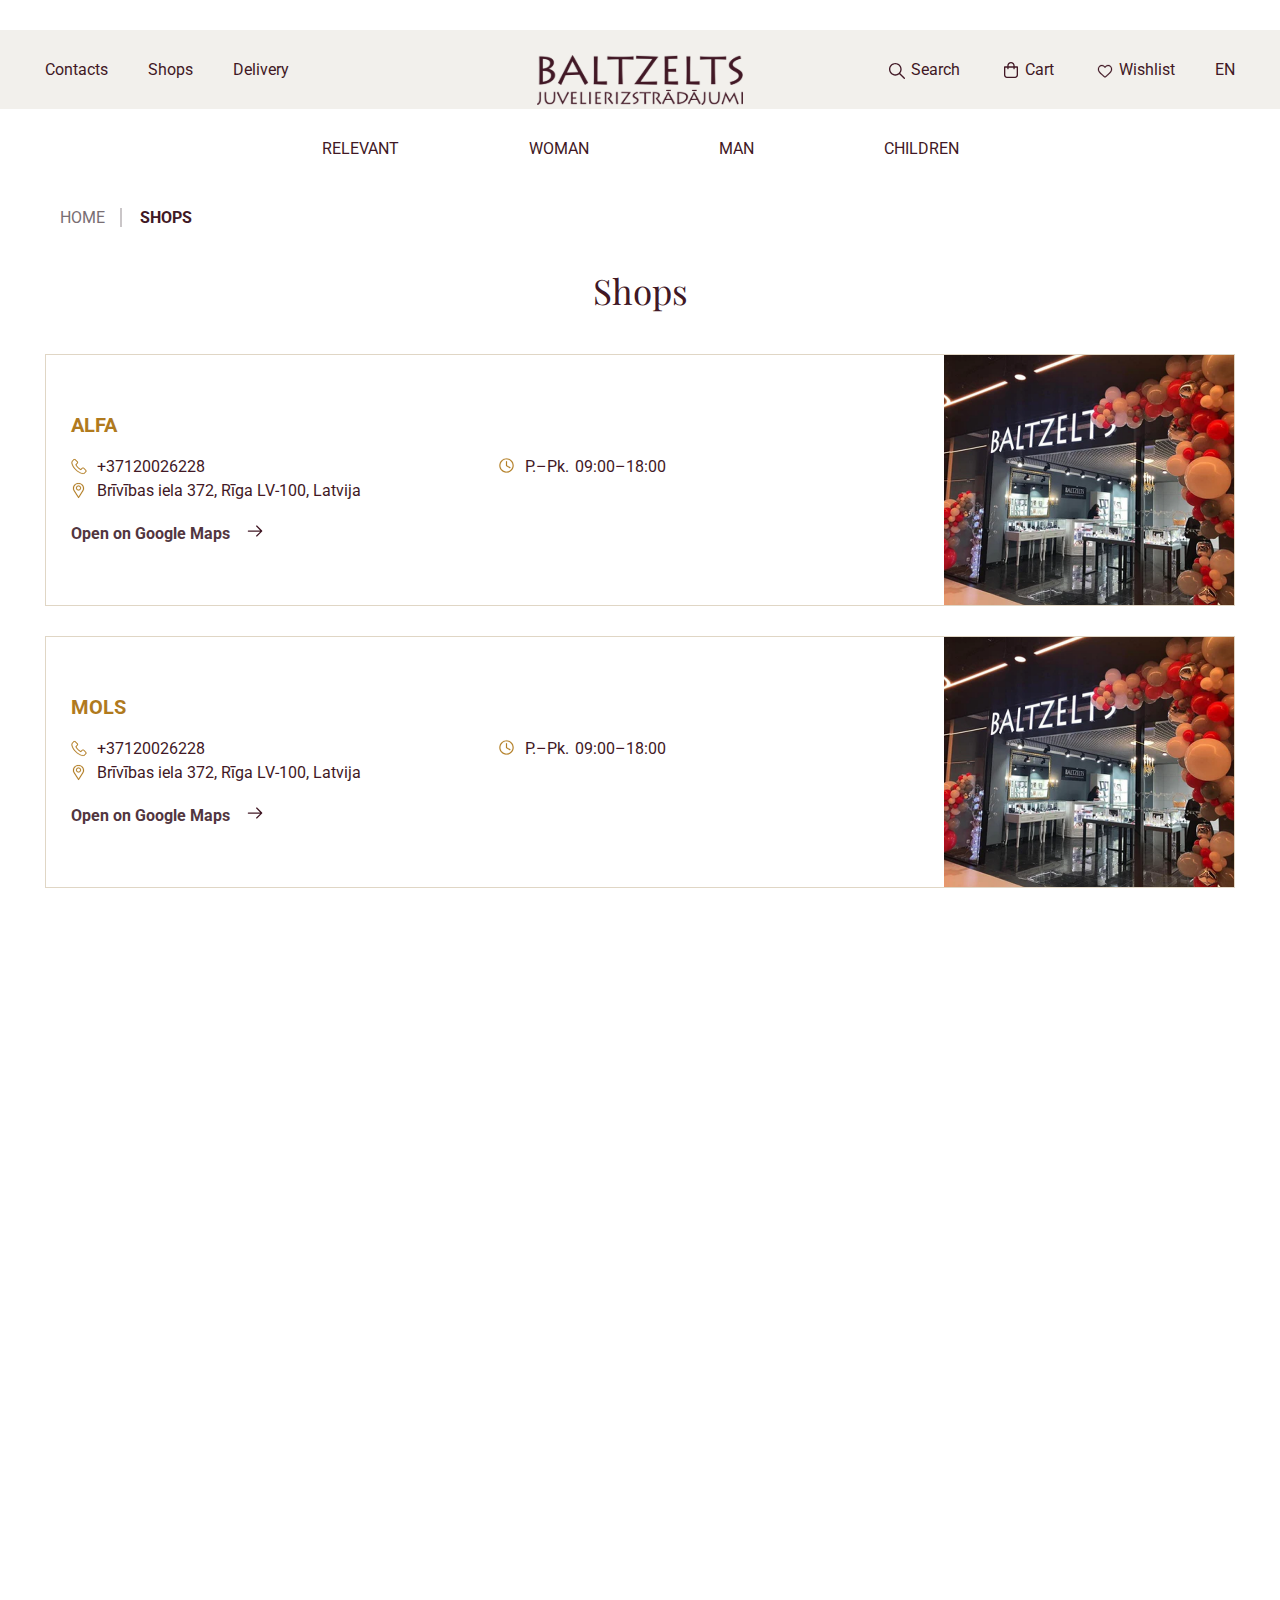
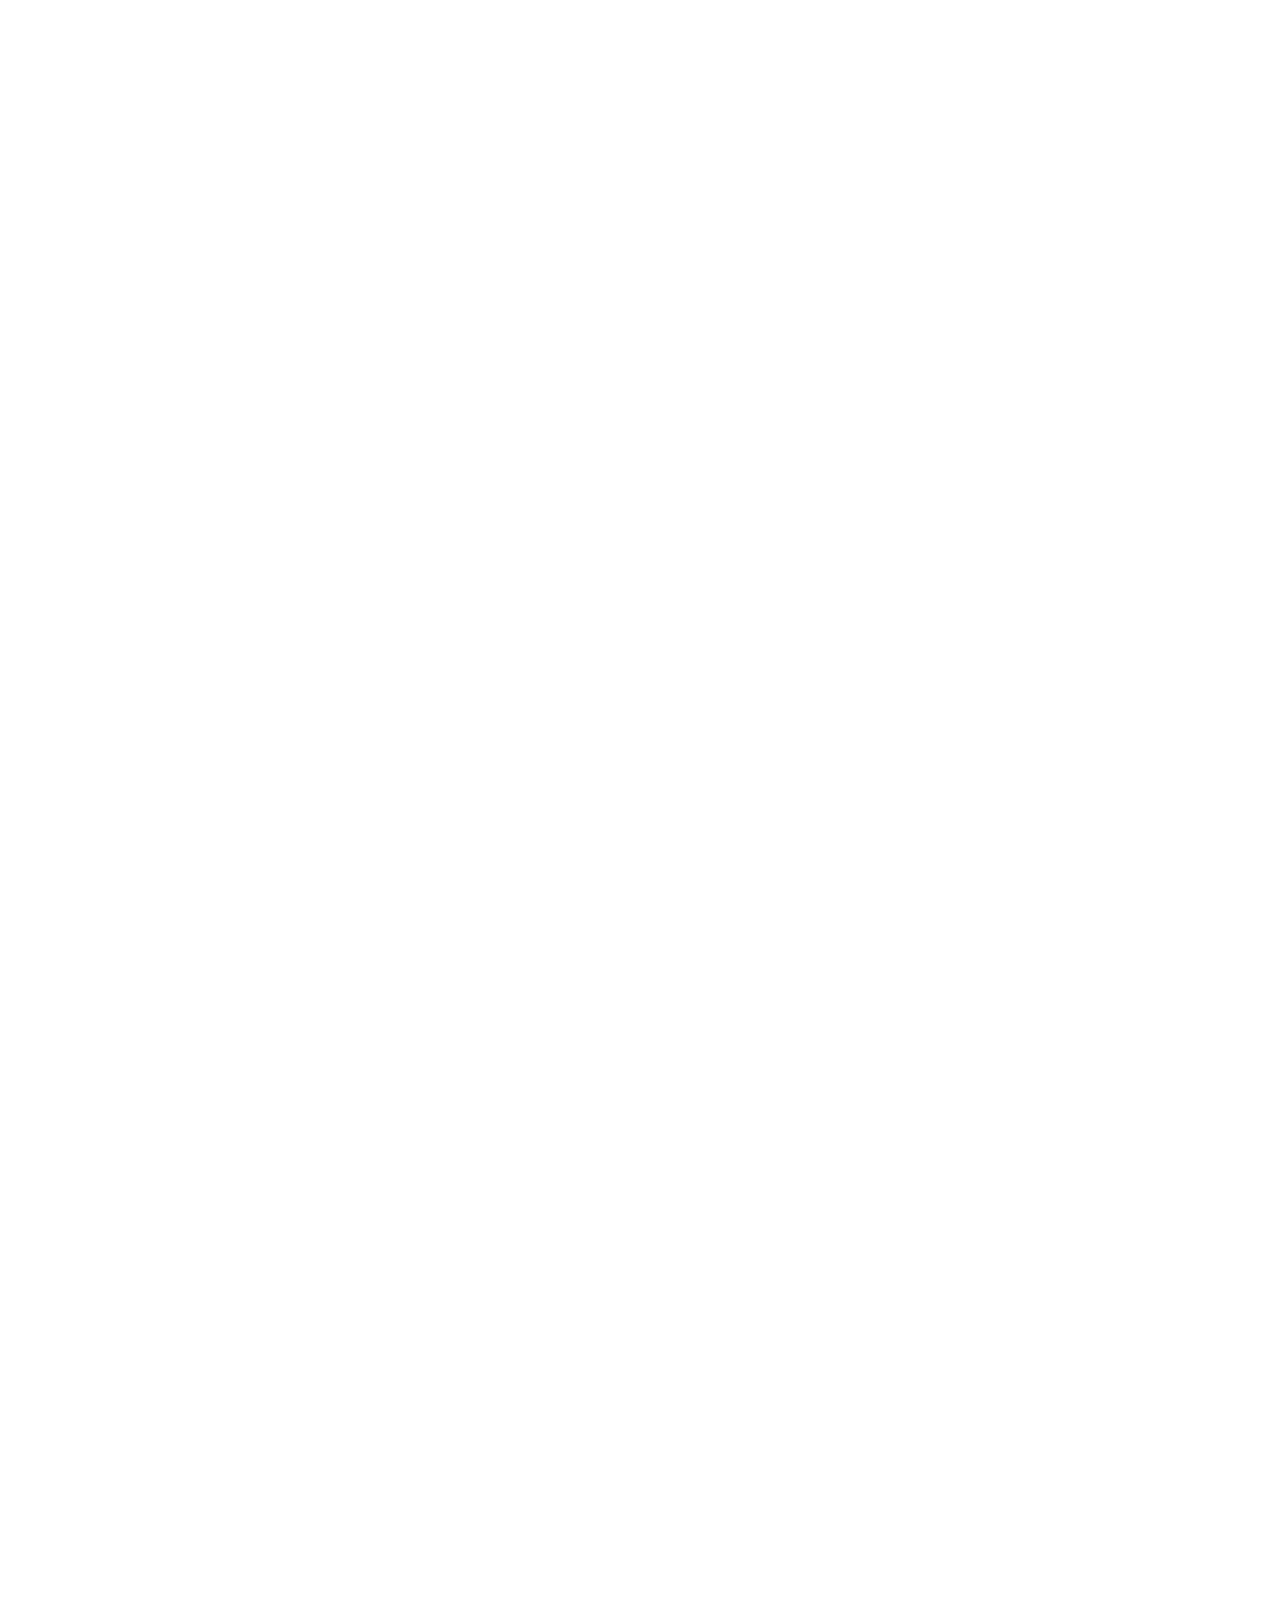
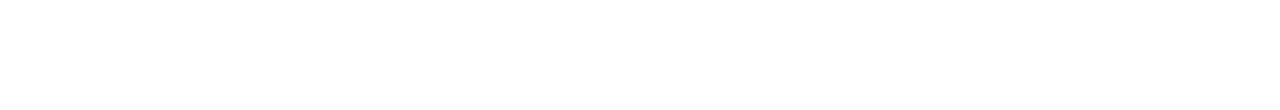
<file: shops.html>
<!DOCTYPE html>
<html lang="en">
<head>
  <meta charset="UTF-8">
  <meta name="viewport" content="width=device-width, initial-scale=1.0">
  <title>Магазины</title>
  <link rel="stylesheet" href="style.css">
  <link rel="stylesheet" href="modals.css">
</head>
<body>

  <div class="modals-bkg-blur"></div>

  <div class="search-panel">
    <div class="container">
      <div class="searh-panel-in">
        <input type="text" placeholder="SEARCH">
        <div class="search-panel-close"></div>
      </div>
    </div>
  </div>
  
  <section class="section">

    <div class="adaptive-menu">
      <div class="adaptive-menu-top">
        <button class="close-adaptive-menu close-main-menu">
          <div class="close-adaptive-text">Back</div>
          <img src="img/arrow-basic.svg" alt="">
        </button>
      </div>

      <input type="text" placeholder="search" class="adaptive-menu-seacrh">

      <div class="adaptive-menu-list">
        <div class="adaptive-menu-list-line">
          <div class="adaptive-menu-list-line-text">Relevant</div>
          <img src="img/arrow-gold.svg" alt="">
        </div>
        <div class="adaptive-menu-list-line">
          <div class="adaptive-menu-list-line-text">woman</div>
          <img src="img/arrow-gold.svg" alt="">
        </div>
        <div class="adaptive-menu-list-line">
          <div class="adaptive-menu-list-line-text">Man</div>
          <img src="img/arrow-gold.svg" alt="">
        </div>
        <div class="adaptive-menu-list-line">
          <div class="adaptive-menu-list-line-text">Children</div>
          <img src="img/arrow-gold.svg" alt="">
        </div>
      </div>

      <div class="adaptive-menu-bottom">
        <div class="header-side-menu-item">
          <a href="#">Contacts</a>
        </div>
        <div class="header-side-menu-item">
          <a href="#">Shops</a>
        </div>
        <div class="header-side-menu-item">
          <a href="#">Delivery</a>
        </div>
      </div>
    </div>

    <div class="adaptive-menu-subcategory">
      <div class="adaptive-subcategory-top">
        <button class="close-adaptive-menu close-subcategory">
          <div class="close-adaptive-text">Back</div>
          <img src="img/arrow-basic.svg" alt="">
        </button>
        <div class="adaptive-subcategory-title">Woman</div>
      </div>

      <div class="adaptive-subcategory-list">
        <div class="adaptive-subcategory-list-block">
          <div class="adaptive-subcategory-list-title">Свадебные кольца</div>
          <div class="adaptive-subcategory-list-list">
            <div class="adaptive-subcategory-list-item">Помолвочные кольца</div>
            <div class="adaptive-subcategory-list-item">Свадебные кольца</div>
            <div class="adaptive-subcategory-list-item">Свадебные кольца на заказ</div>
          </div>
        </div>

        <div class="adaptive-subcategory-list-block">
          <div class="adaptive-subcategory-list-title">Бриллианты</div>
          <div class="adaptive-subcategory-list-list">
            <div class="adaptive-subcategory-list-item">Серьги</div>
            <div class="adaptive-subcategory-list-item">Кольца</div>
            <div class="adaptive-subcategory-list-item">Кулоны</div>
            <div class="adaptive-subcategory-list-item">Браслеты</div>
          </div>
        </div>

        <div class="adaptive-subcategory-list-block">
          <div class="adaptive-subcategory-list-title">Бриллианты</div>
          <div class="adaptive-subcategory-list-list">
            <div class="adaptive-subcategory-list-item">Серьги</div>
            <div class="adaptive-subcategory-list-item">Кольца</div>
            <div class="adaptive-subcategory-list-item">Кулоны</div>
            <div class="adaptive-subcategory-list-item">Браслеты</div>
          </div>
        </div>

        <div class="adaptive-subcategory-list-block">
          <div class="adaptive-subcategory-list-title">Свадебные кольца</div>
          <div class="adaptive-subcategory-list-list">
            <div class="adaptive-subcategory-list-item">Помолвочные кольца</div>
            <div class="adaptive-subcategory-list-item">Свадебные кольца</div>
            <div class="adaptive-subcategory-list-item">Свадебные кольца на заказ</div>
          </div>
        </div>

        <div class="adaptive-subcategory-list-block">
          <div class="adaptive-subcategory-list-title">Свадебные кольца</div>
          <div class="adaptive-subcategory-list-list">
            <div class="adaptive-subcategory-list-item">Помолвочные кольца</div>
            <div class="adaptive-subcategory-list-item">Свадебные кольца</div>
            <div class="adaptive-subcategory-list-item">Свадебные кольца на заказ</div>
          </div>
        </div>

        <div class="adaptive-subcategory-list-block">
          <div class="adaptive-subcategory-list-title">Свадебные кольца</div>
          <div class="adaptive-subcategory-list-list">
            <div class="adaptive-subcategory-list-item">Помолвочные кольца</div>
            <div class="adaptive-subcategory-list-item">Свадебные кольца</div>
            <div class="adaptive-subcategory-list-item">Свадебные кольца на заказ</div>
          </div>
        </div>
      </div>
    </div>

    <header class="header">
      <div class="header-line header-line-gray">
        <div class="container">

          <div class="header-side-menu-adaptive">
            <button class="burger-button">
              <img src="img/burger-button.svg" alt="">
            </button>
            <img src="img/header-logo-adaptive.svg" alt="">
          </div>

          <div class="header-side-menu header-side-menu-1">
            <div class="header-side-menu-item">
              <a href="#" class="header-side-menu-item-text">Contacts</a>
            </div>
            <div class="header-side-menu-item">
              <a href="#" class="header-side-menu-item-text">Shops</a>
            </div>
            <div class="header-side-menu-item">
              <a href="#" class="header-side-menu-item-text">Delivery</a>
            </div>
          </div>

          <img class="header-logo" src="img/Logo.svg" alt="">

          <div class="header-side-menu header-side-menu-2">
            <div class="header-side-menu-item header-side-menu-item-search">
              <a href="#" class="seacrh-open">
                <div class="header-side-menu-item-text">Search</div>
              </a>
            </div>
            <div class="header-side-menu-item header-side-menu-item-cart">
              <a href="#">
                <div class="header-side-menu-item-text">Cart</div>
              </a>
            </div>
            <div class="header-side-menu-item header-side-menu-item-wish">
              <a href="#">
                <div class="header-side-menu-item-text">Wishlist</div>
              </a>
            </div>
            <div class="header-side-menu-item">
              <a href="#" class="header-side-menu-item-text">
                EN
              </a>
            </div>
          </div>

        </div>
      </div>
      <div class="header-line header-line-category">
        <div class="container">
          <div class="header-category-item">
            <a href="">Relevant</a>
          </div>
           <div class="header-category-item">
            <a href="">Woman</a>
          </div>
           <div class="header-category-item">
            <a href="">Man</a>
          </div>
           <div class="header-category-item">
            <a href="">Children</a>
          </div>
        </div>
      </div>
    </header>

    <div class="container">

      <div class="under-page-info">
        <a href="home.html" class="prev-page">home</a>
        <a href="products.html" class="curent-page">Shops</a>
      </div>

      <div class="shops-block">
        <div class="block-title">Shops</div>

        <div class="shops-list">
          <div class="shops-list-item">
            <div class="shops-list-item-content">
              <div class="shop-title">ALFA</div>
              <div class="shop-info">
                <div class="shop-info-line shop-info-1">
                  <img src="img/phone-icon.svg" alt="">
                  <div class="shop-info-line-text">+37120026228</div>
                </div>
                <div class="shop-info-line shop-info-2">
                  <img src="img/time-icon.svg" alt="">
                  <div class="shop-info-line-text">
                    <div class="shop-info-line-text-in">
                      <span>P.–Pk.</span> 09:00–18:00<br/>
                    </div>
                  </div>
                </div>
                <div class="shop-info-line shop-info-3">
                  <img src="img/location-dark-icon.svg" alt="">
                  <div class="shop-info-line-text">Brīvības iela 372, Rīga LV-100, Latvija</div>
                </div>
              </div>
              <button class="shop-more-btn">Open on Google Maps <span><img src="img/arrow-basic.svg" alt=""></span></button>
            </div>
            <div class="shops-list-item-img"></div>
          </div>

          <div class="shops-list-item">
            <div class="shops-list-item-content">
              <div class="shop-title">MOLS</div>
              <div class="shop-info">
                <div class="shop-info-line shop-info-1">
                  <img src="img/phone-icon.svg" alt="">
                  <div class="shop-info-line-text">+37120026228</div>
                </div>
                <div class="shop-info-line shop-info-2">
                  <img src="img/time-icon.svg" alt="">
                  <div class="shop-info-line-text">
                    <div class="shop-info-line-text-in">
                      <span>P.–Pk.</span> 09:00–18:00<br/>
                    </div>
                  </div>
                </div>
                <div class="shop-info-line shop-info-3">
                  <img src="img/location-dark-icon.svg" alt="">
                  <div class="shop-info-line-text">Brīvības iela 372, Rīga LV-100, Latvija</div>
                </div>
              </div>
              <button class="shop-more-btn">Open on Google Maps <span><img src="img/arrow-basic.svg" alt=""></span></button>
            </div>
            <div class="shops-list-item-img"></div>
          </div>

          <div class="shops-list-item">
            <div class="shops-list-item-content">
              <div class="shop-title">SKY & MORE</div>
              <div class="shop-info">
                <div class="shop-info-line shop-info-1">
                  <img src="img/phone-icon.svg" alt="">
                  <div class="shop-info-line-text">+37120026228</div>
                </div>
                <div class="shop-info-line shop-info-2">
                  <img src="img/time-icon.svg" alt="">
                  <div class="shop-info-line-text">
                    <div class="shop-info-line-text-in">
                      <span>P.–Pk.</span> 09:00–18:00<br/>
                    </div>
                    <div class="shop-info-line-text-in">
                      <span>S.</span> 10:00–15:00<br/>
                    </div>
                    <div class="shop-info-line-text-in">
                      <span>Sv.</span> 11:00–14:00<br/>
                    </div>
                  </div>
                </div>
                <div class="shop-info-line shop-info-3">
                  <img src="img/location-dark-icon.svg" alt="">
                  <div class="shop-info-line-text">Brīvības iela 372, Rīga LV-100, Latvija</div>
                </div>
              </div>
              <button class="shop-more-btn">Open on Google Maps <span><img src="img/arrow-basic.svg" alt=""></span></button>
            </div>
            <div class="shops-list-item-img"></div>
          </div>

          <div class="shops-list-item">
            <div class="shops-list-item-content">
              <div class="shop-title">T.C. MINSKAS CENTRS</div>
              <div class="shop-info">
                <div class="shop-info-line shop-info-1">
                  <img src="img/phone-icon.svg" alt="">
                  <div class="shop-info-line-text">+37120026228</div>
                </div>
                <div class="shop-info-line shop-info-2">
                  <img src="img/time-icon.svg" alt="">
                  <div class="shop-info-line-text">
                    <div class="shop-info-line-text-in">
                      <span>P.–Pk.</span> 09:00–18:00<br/>
                    </div>
                    <div class="shop-info-line-text-in">
                      <span>S.</span> 10:00–15:00<br/>
                    </div>
                    <div class="shop-info-line-text-in">
                      <span>Sv.</span> 11:00–14:00<br/>
                    </div>
                  </div>
                </div>
                <div class="shop-info-line shop-info-3">
                  <img src="img/location-dark-icon.svg" alt="">
                  <div class="shop-info-line-text">Brīvības iela 372, Rīga LV-100, Latvija</div>
                </div>
              </div>
              <button class="shop-more-btn">Open on Google Maps <span><img src="img/arrow-basic.svg" alt=""></span></button>
            </div>
            <div class="shops-list-item-img"></div>
          </div>

          <div class="shops-list-item">
            <div class="shops-list-item-content">
              <div class="shop-title">BALTZELTS - Alfa</div>
              <div class="shop-info">
                <div class="shop-info-line shop-info-1">
                  <img src="img/phone-icon.svg" alt="">
                  <div class="shop-info-line-text">+37120026228</div>
                </div>
                <div class="shop-info-line shop-info-2">
                  <img src="img/time-icon.svg" alt="">
                  <div class="shop-info-line-text">
                    <div class="shop-info-line-text-in">
                      <span>P.–Pk.</span> 09:00–18:00<br/>
                    </div>
                    <div class="shop-info-line-text-in">
                      <span>S.</span> 10:00–15:00<br/>
                    </div>
                    <div class="shop-info-line-text-in">
                      <span>Sv.</span> 11:00–14:00<br/>
                    </div>
                  </div>
                </div>
                <div class="shop-info-line shop-info-3">
                  <img src="img/location-dark-icon.svg" alt="">
                  <div class="shop-info-line-text">Brīvības iela 372, Rīga LV-100, Latvija</div>
                </div>
              </div>
              <button class="shop-more-btn">Open on Google Maps <span><img src="img/arrow-basic.svg" alt=""></span></button>
            </div>
            <div class="shops-list-item-img"></div>
          </div>

          <div class="shops-list-item">
            <div class="shops-list-item-content">
              <div class="shop-title">T.C. SAHARA</div>
              <div class="shop-info">
                <div class="shop-info-line shop-info-1">
                  <img src="img/phone-icon.svg" alt="">
                  <div class="shop-info-line-text">+37120026228</div>
                </div>
                <div class="shop-info-line shop-info-2">
                  <img src="img/time-icon.svg" alt="">
                  <div class="shop-info-line-text">
                    <div class="shop-info-line-text-in">
                      <span>P.–Pk.</span> 09:00–18:00<br/>
                    </div>
                    <div class="shop-info-line-text-in">
                      <span>S.</span> 10:00–15:00<br/>
                    </div>
                    <div class="shop-info-line-text-in">
                      <span>Sv.</span> 11:00–14:00<br/>
                    </div>
                  </div>
                </div>
                <div class="shop-info-line shop-info-3">
                  <img src="img/location-dark-icon.svg" alt="">
                  <div class="shop-info-line-text">Brīvības iela 372, Rīga LV-100, Latvija</div>
                </div>
              </div>
              <button class="shop-more-btn">Open on Google Maps <span><img src="img/arrow-basic.svg" alt=""></span></button>
            </div>
            <div class="shops-list-item-img"></div>
          </div>

          <div class="shops-list-item">
            <div class="shops-list-item-content">
              <div class="shop-title">ORIGO</div>
              <div class="shop-info">
                <div class="shop-info-line shop-info-1">
                  <img src="img/phone-icon.svg" alt="">
                  <div class="shop-info-line-text">+37120026228</div>
                </div>
                <div class="shop-info-line shop-info-2">
                  <img src="img/time-icon.svg" alt="">
                  <div class="shop-info-line-text">
                    <div class="shop-info-line-text-in">
                      <span>P.–Pk.</span> 09:00–18:00<br/>
                    </div>
                    <div class="shop-info-line-text-in">
                      <span>S.</span> 10:00–15:00<br/>
                    </div>
                    <div class="shop-info-line-text-in">
                      <span>Sv.</span> 11:00–14:00<br/>
                    </div>
                  </div>
                </div>
                <div class="shop-info-line shop-info-3">
                  <img src="img/location-dark-icon.svg" alt="">
                  <div class="shop-info-line-text">Brīvības iela 372, Rīga LV-100, Latvija</div>
                </div>
              </div>
              <button class="shop-more-btn">Open on Google Maps <span><img src="img/arrow-basic.svg" alt=""></span></button>
            </div>
            <div class="shops-list-item-img"></div>
          </div>

          <div class="shops-list-item">
            <div class="shops-list-item-content">
              <div class="shop-title">VIA JURMALA</div>
              <div class="shop-info">
                <div class="shop-info-line shop-info-1">
                  <img src="img/phone-icon.svg" alt="">
                  <div class="shop-info-line-text">+37120026228</div>
                </div>
                <div class="shop-info-line shop-info-2">
                  <img src="img/time-icon.svg" alt="">
                  <div class="shop-info-line-text">
                    <div class="shop-info-line-text-in">
                      <span>P.–Pk.</span> 09:00–18:00<br/>
                    </div>
                  </div>
                </div>
                <div class="shop-info-line shop-info-3">
                  <img src="img/location-dark-icon.svg" alt="">
                  <div class="shop-info-line-text">Brīvības iela 372, Rīga LV-100, Latvija</div>
                </div>
              </div>
              <button class="shop-more-btn">Open on Google Maps <span><img src="img/arrow-basic.svg" alt=""></span></button>
            </div>
            <div class="shops-list-item-img"></div>
          </div>
        </div>
      </div>
      
    </div>

    <footer class="footer">
      <div class="container">
        <div class="footer-top">
          <div class="footer-top-text-part">
            <div class="footer-top-uptitle">N E W S L E T T E R</div>
            <div class="footer-top-title">Get Monthly Updates</div>
          </div>
          <div class="footer-top-input-part">
            <input type="text" class="footer-top-input" placeholder="Enter your email address and get updates directly to your email">
            <button class="footer-top-input-button"><img src="img/arrow-basic.svg" alt=""></button>
          </div>
        </div>

        <div class="footer-underline"></div>

        <div class="footer-content">
          <div class="footer-columns-part">
            <div class="footer-column">
              <div class="footer-column-title">Company</div>
              <div class="footer-column-item">Contacts</div>
              <div class="footer-column-item">Shops</div>
              <div class="footer-column-item">Delivery</div>
              <div class="footer-column-item">VISPĀRĒJIE NOTEIKUMI</div>
              <div class="footer-column-item">Privātuma politika</div>
              <div class="footer-column-item">FAQs</div>
            </div>

            <div class="footer-column">
              <div class="footer-column-title">Products</div>
              <div class="footer-column-item">Relevant</div>
              <div class="footer-column-item">Woman</div>
              <div class="footer-column-item">Man</div>
              <div class="footer-column-item">Children</div>
            </div>
          </div>
          <div class="footer-info-part">
            <div class="footer-info-media">
              <img src="img/facebook-icon.svg" alt="">
              <img src="img/insta-icon.svg" alt="">
              <img src="img/yt-icon.svg" alt="">
            </div>
            <div class="footer-logo">
              <img src="img/logo-white.svg" alt="">
            </div>
            <div class="footer-information">
              <div class="footer-inormation-line">
                <img src="img/location-icon.svg" alt="">
                <div class="footer-information-line-text">Ilūkstes iela 101-72, Rīga</div>
              </div>
              <div class="footer-inormation-line">
                <img src="img/call-icon.svg" alt="">
                <div class="footer-information-line-text">+371 266 91517</div>
              </div>
              <div class="footer-inormation-line">
                <img src="img/mail-icon.svg" alt="">
                <div class="footer-information-line-text">info@baltzelts.lv</div>
              </div>
            </div>
          </div>
        </div>

        <div class="footer-year">2025</div>
      </div>
    </footer>
  </section>

  <script src="app.js"></script>
  <script src="modals.js"></script>
  <script src="adaptive-menu.js"></script>
</body>
</html>
</file>
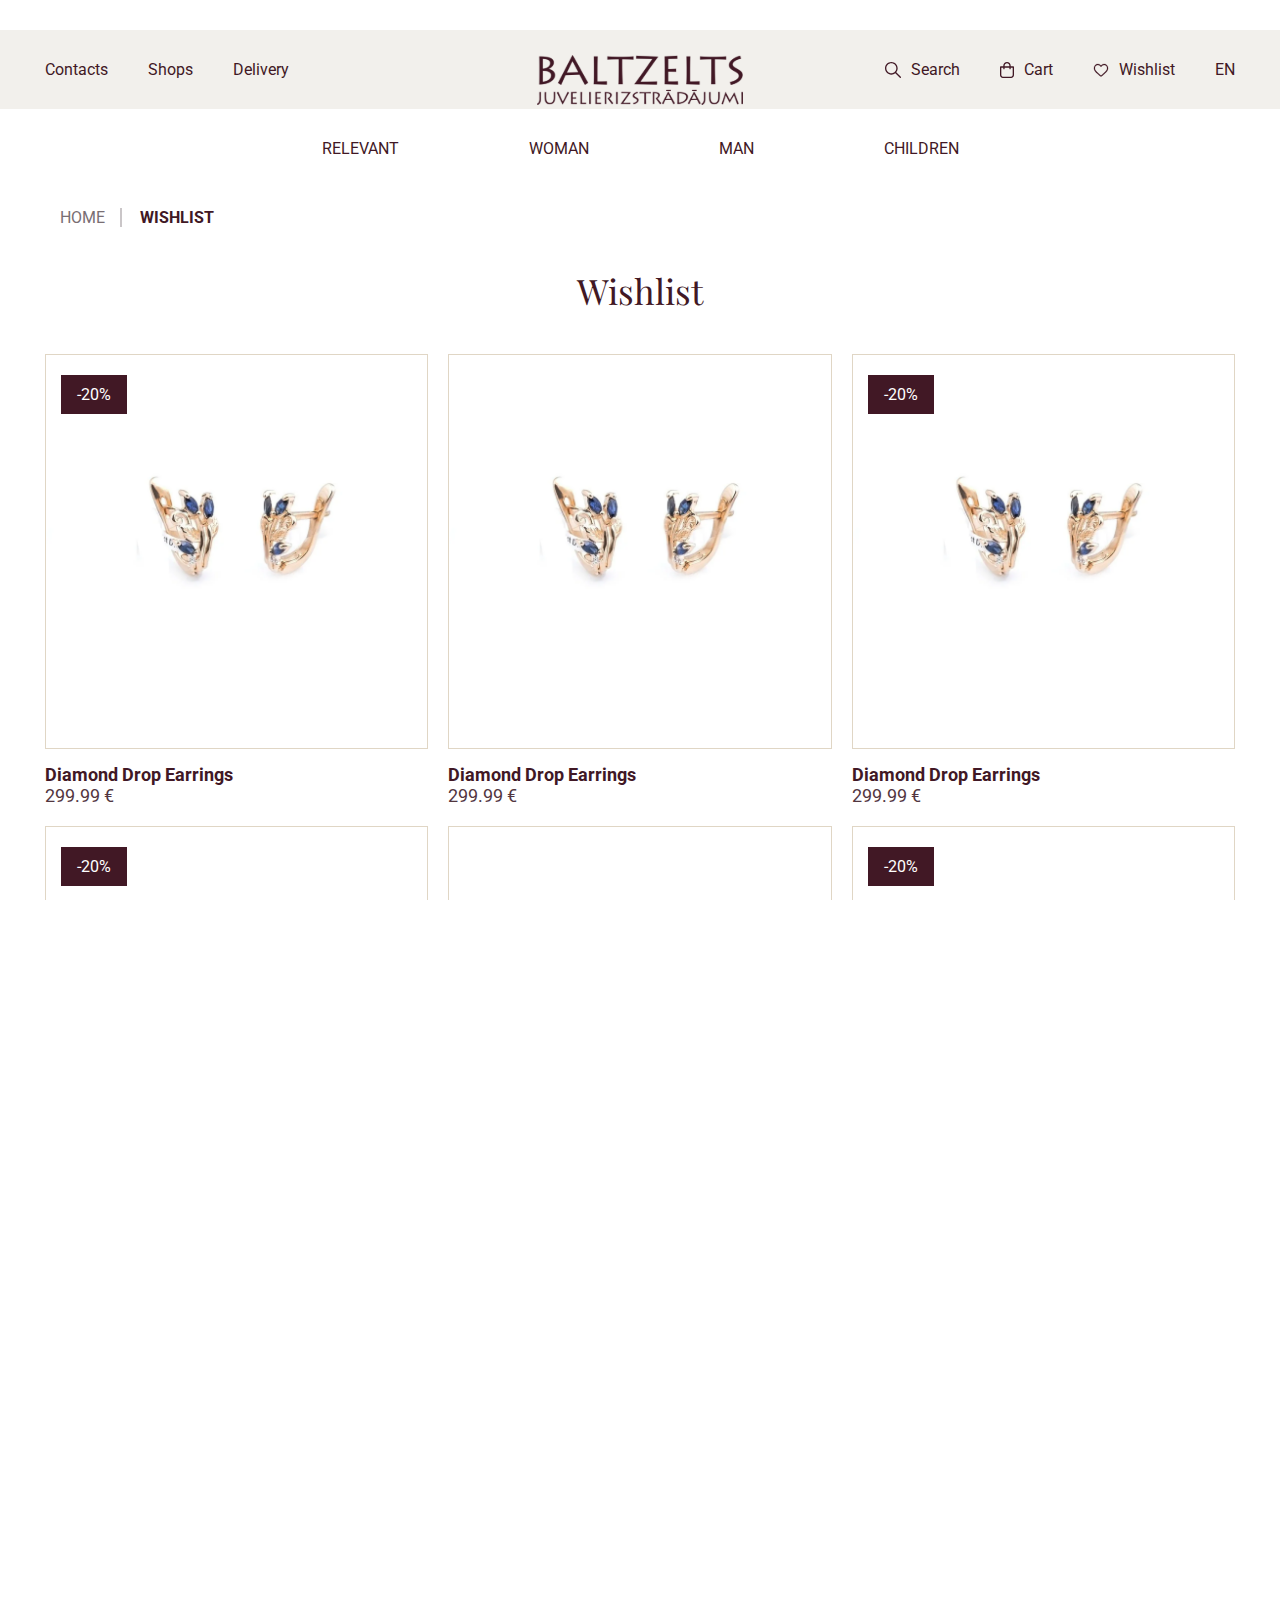
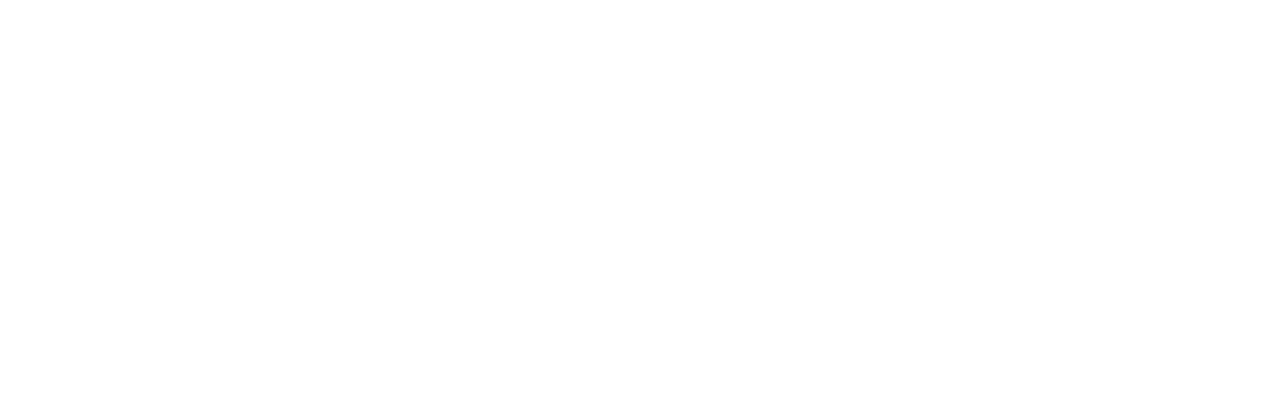
<file: wish.html>
<!DOCTYPE html>
<html lang="en">
<head>
  <meta charset="UTF-8">
  <meta name="viewport" content="width=device-width, initial-scale=1.0">
  <title>Лист желаний</title>
  <link rel="stylesheet" href="style.css">
</head>
<body>
  
  <section class="section">
    <header class="header">
      <div class="header-line header-line-gray">
        <div class="container">

          <div class="header-side-menu">
            <div class="header-side-menu-item">
              <a href="#">Contacts</a>
            </div>
            <div class="header-side-menu-item">
              <a href="#">Shops</a>
            </div>
            <div class="header-side-menu-item">
              <a href="#">Delivery</a>
            </div>
          </div>

          <img class="header-logo" src="img/Logo.svg" alt="">

          <div class="header-side-menu">
            <div class="header-side-menu-item">
              <a href="#">
                <img src="img/search-icon.svg" alt="">
                <div>Search</div>
              </a>
            </div>
            <div class="header-side-menu-item">
              <a href="#">
                <img src="img/shop-icon.svg" alt="">
                <div>Cart</div>
              </a>
            </div>
            <div class="header-side-menu-item">
              <a href="#">
                <img src="img/wish-icon.svg" alt="">
                <div>Wishlist</div>
              </a>
            </div>
            <div class="header-side-menu-item">
              <a href="#">
                EN
              </a>
            </div>
          </div>

        </div>
      </div>
      <div class="header-line header-line-category">
        <div class="container">
          <div class="header-category-item">
            <a href="">Relevant</a>
          </div>
           <div class="header-category-item">
            <a href="">Woman</a>
          </div>
           <div class="header-category-item">
            <a href="">Man</a>
          </div>
           <div class="header-category-item">
            <a href="">Children</a>
          </div>
        </div>
      </div>
    </header>

    <div class="container">

      <div class="under-page-info">
        <a href="home.html" class="prev-page">home</a>
        <a href="rules.html" class="curent-page">Wishlist</a>
      </div>

      <div class="wish-block">
        <div class="block-title">Wishlist</div>
      </div>


      <div class="best-seller-content">

        <div class="best-seller-card-block">
          <div class="best-seller-card">
            <div class="best-seller-img-part">
              <img src="img/earrings-img.png" alt="">

              <div class="best-seller-card-rbar">
                <button class="card-like-btn"></button>
                <button class="card-side-btn card-share-btn"></button>
                <button class="card-side-btn card-full-btn"></button>
              </div>

              <div class="best-seller-sale">-20%</div>
              <button class="best-seller-card-btn">ADD TO CART</button>
            </div>
          
            <div class="best-seller-card-content">
              <div class="best-seller-card-name">Diamond Drop Earrings</div>
              <div class="best-seller-card-price">299.99 €</div>
            </div>
          </div>
        </div>

        <div class="best-seller-card-block">
          <div class="best-seller-card">
            <div class="best-seller-img-part">
              <img src="img/earrings-img.png" alt="">

              <div class="best-seller-card-rbar">
                <button class="card-like-btn"></button>
                <button class="card-side-btn card-share-btn"></button>
                <button class="card-side-btn card-full-btn"></button>
              </div>

              <button class="best-seller-card-btn">ADD TO CART</button>
            </div>
          
            <div class="best-seller-card-content">
              <div class="best-seller-card-name">Diamond Drop Earrings</div>
              <div class="best-seller-card-price">299.99 €</div>
            </div>
          </div>
        </div>

        <div class="best-seller-card-block">
          <div class="best-seller-card">
            <div class="best-seller-img-part">
              <img src="img/earrings-img.png" alt="">

              <div class="best-seller-card-rbar">
                <button class="card-like-btn"></button>
                <button class="card-side-btn card-share-btn"></button>
                <button class="card-side-btn card-full-btn"></button>
              </div>

              <div class="best-seller-sale">-20%</div>
              <button class="best-seller-card-btn">ADD TO CART</button>
            </div>
          
            <div class="best-seller-card-content">
              <div class="best-seller-card-name">Diamond Drop Earrings</div>
              <div class="best-seller-card-price">299.99 €</div>
            </div>
          </div>
        </div>

        <div class="best-seller-card-block">
          <div class="best-seller-card">
            <div class="best-seller-img-part">
              <img src="img/earrings-img.png" alt="">

              <div class="best-seller-card-rbar">
                <button class="card-like-btn"></button>
                <button class="card-side-btn card-share-btn"></button>
                <button class="card-side-btn card-full-btn"></button>
              </div>

              <div class="best-seller-sale">-20%</div>
              <button class="best-seller-card-btn">ADD TO CART</button>
            </div>
          
            <div class="best-seller-card-content">
              <div class="best-seller-card-name">Diamond Drop Earrings</div>
              <div class="best-seller-card-price">299.99 €</div>
            </div>
          </div>
        </div>

        <div class="best-seller-card-block">
          <div class="best-seller-card">
            <div class="best-seller-img-part">
              <img src="img/earrings-img.png" alt="">

              <div class="best-seller-card-rbar">
                <button class="card-like-btn"></button>
                <button class="card-side-btn card-share-btn"></button>
                <button class="card-side-btn card-full-btn"></button>
              </div>

              <button class="best-seller-card-btn">ADD TO CART</button>
            </div>
          
            <div class="best-seller-card-content">
              <div class="best-seller-card-name">Diamond Drop Earrings</div>
              <div class="best-seller-card-price">299.99 €</div>
            </div>
          </div>
        </div>

        <div class="best-seller-card-block">
          <div class="best-seller-card">
            <div class="best-seller-img-part">
              <img src="img/earrings-img.png" alt="">


              <div class="best-seller-card-rbar">
                <button class="card-like-btn liked"></button>
                <button class="card-side-btn card-share-btn"></button>
                <button class="card-side-btn card-full-btn"></button>
              </div>

              <div class="best-seller-sale">-20%</div>
              <button class="best-seller-card-btn">ADD TO CART</button>
            </div>
          
            <div class="best-seller-card-content">
              <div class="best-seller-card-name">Diamond Drop Earrings</div>
              <div class="best-seller-card-price">299.99 €</div>
            </div>
          </div>
        </div>

      </div>

      
    </div>

    <footer class="footer">
      <div class="container">
        <div class="footer-top">
          <div class="footer-top-text-part">
            <div class="footer-top-uptitle">N E W S L E T T E R</div>
            <div class="footer-top-title">Get Monthly Updates</div>
          </div>
          <div class="footer-top-input-part">
            <input type="text" class="footer-top-input" placeholder="Enter your email address and get updates directly to your email">
            <button class="footer-top-input-button">🠖</button>
          </div>
        </div>

        <div class="footer-underline"></div>

        <div class="footer-content">
          <div class="footer-columns-part">
            <div class="footer-column">
              <div class="footer-column-title">Company</div>
              <div class="footer-column-item">Contacts</div>
              <div class="footer-column-item">Shops</div>
              <div class="footer-column-item">Delivery</div>
              <div class="footer-column-item">VISPĀRĒJIE NOTEIKUMI</div>
              <div class="footer-column-item">Privātuma politika</div>
              <div class="footer-column-item">FAQs</div>
            </div>

            <div class="footer-column">
              <div class="footer-column-title">Products</div>
              <div class="footer-column-item">Relevant</div>
              <div class="footer-column-item">Woman</div>
              <div class="footer-column-item">Man</div>
              <div class="footer-column-item">Children</div>
            </div>
          </div>
          <div class="footer-info-part">
            <div class="footer-info-media">
              <img src="img/facebook-icon.svg" alt="">
              <img src="img/insta-icon.svg" alt="">
              <img src="img/yt-icon.svg" alt="">
            </div>
            <div class="footer-logo">
              <img src="img/logo-white.svg" alt="">
            </div>
            <div class="footer-information">
              <div class="footer-inormation-line">
                <img src="img/location-icon.svg" alt="">
                <div class="footer-information-line-text">Ilūkstes iela 101-72, Rīga</div>
              </div>
              <div class="footer-inormation-line">
                <img src="img/call-icon.svg" alt="">
                <div class="footer-information-line-text">+371 266 91517</div>
              </div>
              <div class="footer-inormation-line">
                <img src="img/mail-icon.svg" alt="">
                <div class="footer-information-line-text">info@baltzelts.lv</div>
              </div>
            </div>
          </div>
        </div>

        <div class="footer-year">2025</div>
      </div>
    </footer>
  </section>

  <script src="app.js"></script>
</body>
</html>
</file>
<file: style.css>
@import url('https://fonts.googleapis.com/css?family=Montserrat:regular,500');
@import url('https://fonts.googleapis.com/css2?family=Bungee+Spice&family=Dancing+Script:wght@400..700&family=Inter:ital,opsz,wght@0,14..32,100..900;1,14..32,100..900&family=Lato:ital,wght@0,100;0,300;0,400;0,700;0,900;1,100;1,300;1,400;1,700;1,900&family=Lora:ital,wght@0,400..700;1,400..700&family=Montserrat:ital,wght@0,100..900;1,100..900&family=Pacifico&family=Playfair+Display:ital,wght@0,400..900;1,400..900&family=Roboto:ital,wght@0,100;0,300;0,400;0,500;0,700;0,900;1,100;1,300;1,400;1,500;1,700;1,900&family=Rubik+Vinyl&family=Rubik:ital,wght@0,300..900;1,300..900&family=Triodion&family=Winky+Sans:ital,wght@0,300..900;1,300..900&display=swap');
@import url('https://fonts.googleapis.com/css2?family=Bungee+Spice&family=Dancing+Script:wght@400..700&family=Inter:ital,opsz,wght@0,14..32,100..900;1,14..32,100..900&family=Lato:ital,wght@0,100;0,300;0,400;0,700;0,900;1,100;1,300;1,400;1,700;1,900');
@import url('https://fonts.googleapis.com/css2?family=Bungee+Spice&family=Dancing+Script:wght@400..700&family=Inter:ital,opsz,wght@0,14..32,100..900;1,14..32,100..900&family=Lato:ital,wght@0,100;0,300;0,400;0,700;0,900;1,100;1,300;1,400;1,700;1,900&family=Lora:ital,wght@0,400..700;1,400..700&family=Montserrat:ital,wght@0,100..900;1,100..900&family=Pacifico&family=Playfair+Display:ital,wght@0,400..900;1,400..900&family=Roboto:ital,wght@0,100;0,300;0,400;0,500;0,700;0,900;1,100;1,300;1,400;1,500;1,700;1,900&family=Rubik+Vinyl&family=Rubik:ital,wght@0,300..900;1,300..900&family=Triodion&family=Winky+Sans:ital,wght@0,300..900;1,300..900&display=swap');

* {
  margin: 0;
  padding: 0;
  box-sizing: border-box;
}

html,
body {
  width: 100%;
  height: 100%;

  font-family: 'Roboto', sans-serif;
  font-size: 14px;
  cursor: default;

  color: #411825;
}

.wrapper {
  width: 100%;
  min-height: 100%;
}

.section {
  width: 100vw;
  max-width: 1600px;
  margin: 0 auto;
}

.container {
  width: 100%;
  max-width: 1220px;
  margin: 0 auto;
  padding: 0px 15px;
}

/*-----------------------------------*/


select:focus {
  outline: none;
}
a {
  text-decoration: none;
  cursor: pointer;
}
input:focus {
  outline: none;
}
input {
  cursor: pointer;
}
button {
  background-color: transparent;
  border: none;
  cursor: pointer;
}


.mt-50 {
  margin-top: 50px;
}



/*---------------------------------------*/

.header {
  width: 100%;
  display: flex;
  flex-direction: column;
  align-items: center;
  margin-top: 30px;
  gap: 20px;


}
.header-line {
  display: flex;
  justify-content: space-between;
  align-items: center;
  width: 100%;
  position: relative;
}
.header-line-gray .container {
  display: flex;
  justify-content: space-between;
  align-items: center;
  width: 100%;
  padding: 30px 15px;
}
.header-line-category .container {
  display: flex;
  justify-content: center;
  align-items: center;
  width: 100%;
  gap: 90px;
  padding: 10px 15px;
}
.header-line-gray {
  background-color: rgba(242, 240, 236, 1);
}

.header-side-menu {
  display: flex;
  justify-content: center;
  align-items: center;
  gap: 40px;
}
.header-side-menu-item a {
  display: flex;
  gap: 10px;
  justify-content: center;
  align-items: center;

  font-size: 16px;
  font-weight: 400;
  color: rgba(65, 24, 37, 1);

  transition: 0.3s;
}

.header-side-menu-item-text {
  transition: 0.3s;
}

.header-side-menu-item:hover {
  .header-side-menu-item-text {
    color: #D8C29D;
  }


  .header-side-menu-item-search::before {
    content: '';
    width: 16px;
    height: 16px;
    background-image: url('img/search-icon-hoverble.svg');
    position: absolute;
  }
  .header-side-menu-item-cart::before {
    content: '';
    width: 16px;
    height: 16px;
    background-image: url('img/cart-icon-hoverable.svg');
    position: absolute;
  }
  .header-side-menu-item-wish::before {
    content: '';
    width: 16px;
    height: 16px;
    background-image: url('img/wish-icon-hoverable.svg');
    position: absolute;
  }
}
@media(max-width:992px){
  .header-side-menu-item:hover {
  .header-side-menu-item-text {
    color: rgba(65, 24, 37, 1);
  }
}
}

.header-side-menu-item {
  position: relative;
}

.header-side-menu-item-search {
  margin-right: 25px;
}
.header-side-menu-item-cart {
  margin-right: 25px;
}

.header-side-menu-item-search::before {
  content: '';
  width: 16px;
  height: 16px;
  background-image: url('img/search-icon.svg');
  position: absolute;
  background-repeat: no-repeat;
  background-size: contain;
  background-position: center;

  left: -22px;
  bottom: 0px;

  transition: 0.3s;
}
.header-side-menu-item-cart::before {
  content: '';
  width: 16px;
  height: 16px;
  background-image: url('img/shop-icon.svg');
  position: absolute;
  background-repeat: no-repeat;
  background-size: contain;
  background-position: center;

  left: -22px;
  bottom: 1px;

  transition: 0.3s;
}
.header-side-menu-item-wish::before {
  content: '';
  width: 16px;
  height: 16px;
  background-image: url('img/wish-icon.svg');
  position: absolute;
  background-repeat: no-repeat;
  background-size: contain;
  background-position: center;

  left: -22px;
  bottom: 0px;

  transition: 0.3s;
}

.header-side-menu-item-search:hover::before {
  content: '';
  width: 16px;
  height: 16px;
  background-image: url('img/search-icon-hoverble.svg');
  position: absolute;
}
.header-side-menu-item-cart:hover::before {
  content: '';
  width: 16px;
  height: 16px;
  background-image: url('img/cart-icon-hoverable.svg');
  position: absolute;
}
.header-side-menu-item-wish:hover::before {
  content: '';
  width: 16px;
  height: 16px;
  background-image: url('img/wish-icon-hoverable.svg');
  position: absolute;
}

.header-logo {
  position: absolute;
  top: 25px;
  left: 50%;
  transform: translateX(-50%);
}

.header-category-item a {
  padding: 20px;
  text-transform: uppercase;
  font-size: 16px;
  font-weight: 400;
  color: rgba(65, 24, 37, 1);
}


.banner-main {
  margin-top: 20px;
  position: relative;
}
.banner-main-img {
  width: 100%;
  object-fit: contain;
  object-position: center;
}
.banner-main-content {
  position: absolute;
  top: 50%;
  left: 50%;
  transform: translateX(-50%) translateY(-50%);
  width: 100%;
  max-width: 800px;
  padding: 15px 30px;
}
.banner-main-content {
  display: flex;
  flex-direction: column;
  align-items: center;
  justify-content: center;
  color: #F2F0EC;
  text-align: center;
}

.banner-main-title {
  font-family: 'Playfair Display';
  font-size: 72px;
  font-weight: 400;
}

.banner-main-subtitle {
  font-size: 16px;
  font-weight: 400;
  text-align: center;
  margin-top: 15px;
}
.banner-main-button {
  font-size: 18px;
  padding: 16px 40px;
  border: 1px solid #F2F0EC;
  margin-top: 15px;
  color: #F2F0EC;

  transition: 0.3s;
}
.banner-main-button:hover {
  background-color: rgba(65, 24, 37, 1);
  border-color: rgba(65, 24, 37, 1);
  color: #F2F0EC;
}


.collections-block {
  margin-top: 100px; 
}
.block-title {
  font-size: 35px;
  font-weight: 400;
  color: rgba(65, 24, 37, 1);
  font-family: 'Playfair Display';
  width: 100%;
}
.block-title-main {
  font-size: 45px;
}
.collections-block .block-title {
  text-align: center;
}
.collection-card {
  position: relative;
}
.collection-card-content {
  position: absolute;
  bottom: 40px;
  left: 15px;
}
.collection-card-title {
  font-family: 'Playfair Display';
  font-size: 25px;
  color: #fff;

  transition: all 0.4s ease;
}
.collection-card-subtitle {
  display: none;

  transition: all 0.4s ease;
}
.collection-card-button {
  display: none;
}

.collection-card {
  width: 230px;
  height: 500px;

  transition: all 0.4s ease;

}
.collection-card::before {
  content: "";
  position: absolute;
  inset: 0; /* сверху/снизу/слева/справа = 0 */
  background-size: cover;
  z-index: -1;
}
.collection-card-1::before {
  background: url("img/collection-card-img.png") no-repeat center center;
  background-size: cover;
}
.collection-card-2::before {
  background: url("img/collection-card-img-2.png") no-repeat center center;
  background-size: cover;
}
.collection-card-3::before {
  background: url("img/collection-card-img-3.png") no-repeat center center;
  background-size: cover;
}
.collection-card-4::before {
  background: url("img/collection-card-img-4.png") no-repeat center center;
  background-size: cover;
}
.collection-card-5::before {
  background: url("img/collection-card-img-5.png") no-repeat center center;
  background-size: cover;
}


.collection-card-block {
  transition: all 3s ease;
}


.collection-card-block.hoverable {
  

  .collection-card {
    width: 370px;
  }
  .collection-card::before {
    filter: blur(0px);
  }
  .collection-card-button {
    display: block;
  }
  .collection-card-title {
    font-size: 35px;
    font-weight: 400;
    color: #fff;
    font-family: 'Playfair Display';
    text-transform: uppercase;
  }
  .collection-card-subtitle {
    display: block;
    font-size: 16px;
    font-weight: 400;
    color: #fff;
  }

}


.collections-content {
  display: flex;
  justify-content: center;
  align-items: center;
  gap: 15px;
  flex-wrap: nowrap;

  margin-top: 40px;
}




.best-seller-block {
  margin-top: 100px;
}
.best-seller-top {
  display: flex;
  justify-content: space-between;
  align-items: center;
}
.best-seller-select-part {
  display: flex;
  align-items: center;
}

.best-seller-select-part-items {
  white-space: nowrap;
  padding-left: 40px;

  font-size: 16px;
  color: #52363F;
}
.best-seller-select-part-label {
  font-size: 16px;
  font-weight: 400;
  color: #796E73;
  white-space: nowrap;
  margin-right: 15px;
}
.best-seller-select {
  border: none;
  border-left: 2px solid #D8C29D;
  font-size: 16px;
  font-weight: 600;
  width: 170px;
  padding-left: 15px;
  color: #411825;
}
.best-seller-select .custom-select-toggle {
  justify-content: space-between;
  background-color: transparent;
  font-size: 16px;
  font-weight: 700;
  padding: 5px 0;
  width: 150px;
}
.best-seller-select .custom-select-list {
  width: 100%;
}
.best-seller-select:focus {
  outline: none;
}
.best-seller-content {
  display: grid;
  grid-template-columns: repeat(3, 1fr);
  margin-top: 40px;
  margin-bottom: 40px;
  gap: 20px;
}
.best-seller-card {

}

.best-seller-card img{
  display: block;
  width: 100%;
  height: 100%;
  object-position: center;
  object-fit: cover;
  margin-bottom: 12px;
}

.best-seller-card-name {
  font-size: 18px;
  font-weight: 700;
  color: #411825;

}
.best-seller-card-price {
  font-size: 18px;
  font-weight: 400;
  color: #52363F;
}


.best-seller-img-part {
  position: relative;
  border: 1px solid #E0D6C5;
  margin-bottom: 15px;
}
.best-seller-card-btn {
  display: none;
  transition: all 0.4s ease;
}
.best-seller-img-part {
  transition: all 0.4s ease;
}

.best-seller-sale {
  display: block;
  background-color: #411825;
  color: #fff;
  padding: 10px 16px;

  font-size: 16px;
  font-weight: 400;

  position: absolute;
  top: 20px;
  left: 15px;
}
.best-seller-card-rbar {
  display: none;
  transition: all 0.4s ease;
}

.wish-block .card-full-btn {
  display: none;
}
.wish-block .card-share-btn {
  display: none;
}

.best-seller-img-part.hoverable {

  .best-seller-card-rbar {
    display: flex;
    flex-direction: column;
    align-items: center;
    gap: 10px;

    position: absolute;
    top: 20px;
    right: 15px;
  }
  .best-seller-card-btn {
    display: block;
    width: 100%;
    background-color: #411825;
    color: #fff;
    font-size: 16px;
    font-weight: 400;
    padding: 20px 10px;
  
    position: absolute;
    bottom: 0;
    left: 0;
  }
}

.card-like-btn {
  background: url("img/card-like-icon.svg") no-repeat center center;
  background-color: #411825;
  border-radius: 50%;
  width: 45px;
  aspect-ratio: 1;
}
.card-share-btn {
  background: url("img/card-share-icon.svg") no-repeat center center;
  background-color: #fff;
  border-radius: 50%;
  width: 45px;
  aspect-ratio: 1;
  border: 1px solid #411825;
}
.card-full-btn {
  background: url("img/card-full-screen-icon.svg") no-repeat center center;
  background-color: #fff;
  border-radius: 50%;
  width: 45px;
  aspect-ratio: 1;
  border: 1px solid #411825;
  transition: 0.3s;
}
.card-side-btn:hover {
  background-color: #E0D6C5;
}

.card-like-btn.liked {
  background: url("img/card-liked-icon.svg") no-repeat center center;
  background-color: #411825;
  border-radius: 50%;
  width: 45px;
  aspect-ratio: 1;
}


@media(max-width:992px){
  .best-seller-select-part {
    display: none;
  }
}

/*--------------------------------------------------------------------------------*/

.pager-wrap {
  margin: 0 auto;
  display: flex;
  justify-content: center;
  margin-top: 40px;
}
.pager-wrap {
  .pager {
    display:flex;
    align-items:center;
    gap:28px; /* большой промежуток между элементами */
    justify-content:flex-start;
    user-select:none;
  }
}


.btn, .page {
  display:flex;
  align-items:center;
  justify-content:center;
  height:40px;
  min-width:20px;
  padding:0 6px;
  font-size:18px;
  line-height:1;
  color: #411825;
  background:transparent;
  border:none;
  cursor:pointer;

  width:48px;
  height:48px;
}


/* выделенная текущая страница — квадрат */
.page.current{
  width:48px;
  height:48px;
  background: #411825;
  color: #fff;
  font-weight:400;
  font-size:20px;
}


/* обычные номера — увеличенный трекинг и тонкий вес */
.page:not(.current){
  font-weight:500;
  letter-spacing:0.4px;
}

.page:not(.current):hover{
  width:48px;
  height:48px;
  background: #E7E5E6;
  color: #411825;
  font-weight:400;
  font-size:20px;
}


/* точки */
.dots{
  font-size:20px;
  padding:0 4px;
}


/* стрелки — тонкий цвет */
.icon{
  width:18px;
  height:18px;
  opacity:0.9;
  color: #411825;
}


/* визуальное расстояние между левыми стрелками и цифрами как на картинке */
.left-arrow{ margin-right:6px; }
.right-arrow{ margin-left:6px; }


/* небольшой hover */
.btn:hover, .page:hover{ opacity:0.85; }


/* медиазапрос для масштабирования на маленьких экранах */
@media (max-width:600px){
.pager-wrap{width:100%;padding:0 16px}
.pager{gap:12px}
}


/*--------------------------------------------------------*/

.promo-banner-1 {
  background: url("img/promo-banner-img-1.png") no-repeat center center;
  grid-column-start: 1;
  grid-column-end: 3;
  height: 450px;

  padding: 60px 80px;
  position: relative;


  .promo-banner-content {
    position: absolute;
    right: 80px;
  }
  .promo-banner-subtitle {
    margin-top: 15px;
  }
}
.promo-banner-2 {
  background: url("img/promo-banner-img-2.png") no-repeat center center;

  padding: 50px 40px;
}
.promo-banner-3 {
  background: url("img/promo-banner-img-3.png") no-repeat center center;

  padding: 50px 40px;
}

.promo-banner-content {
  display: flex;
  flex-direction: column;
  align-items: start;
  color: #222222;
  max-width: 330px;
}
.promo-banner-title {
  font-size: 35px;
  font-weight: 400;
  font-family: 'Playfair Display';
  color: #52363F;
}
.promo-banner-subtitle {
  font-size: 16px;
  font-weight: 400;
  font-family: 'Roboto';
  color: #52363F;
}
.promo-banner-btn {
  font-size: 16px;
  font-weight: 600;
  margin-top: 15px;
  font-family: 'Roboto';
  color: #52363F;

  display: flex;
  justify-content: center;
  align-items: center;
}
.promo-banner-btn span {
  margin-left: 15px;
}


.promo-banners {
  display: grid;
  grid-template-columns: repeat(2, 1fr);
  gap: 10px;
  margin-top: 100px;
}


.find-us {
  margin-top: 100px;

  .block-title {
    text-align: center;
  }
}
.find-us-content {
  display: flex;
  justify-content: center;
  align-items: center;
  gap: 24px;
  margin-top: 40px;
}

@media(max-width:1200px){
  .find-us-content {
    flex-wrap: wrap;
  }
}



.faq-block {
  margin-top: 100px;
}

.faq-block .block-title {
  text-align: center;
}

.faq-block-content {
  display: flex;
  justify-content: center;
  align-items: start;
  gap: 20px;margin-top: 40px;
}

.faq-item__label {
  font-size: 16px;
  font-weight: 700;
  color: #411825;
}
.faq-item__content {
  color: #796E73;
  font-size: 16px;
}




.footer {
  margin-top: 150px;
  background-color: #411825;
  padding: 60px 0;
}
.footer-top {
  display: flex;
  justify-content: space-between;
  align-items: end;
}
.footer-top-text-part {
  display: flex;
  flex-direction: column;
  align-items: start;
}
.footer-top-title {
  color: #fff;
  font-size: 35px;
  font-weight: 400;
  font-family: 'Playfair Display';
}
.footer-top-uptitle {
  letter-spacing: 0.15em;
  font-size: 16px;
  font-weight: 400;
  font-family: 'Roboto';
  color: #E0D6C5;
  text-transform: uppercase;
}
.footer-top-input-part {
  display: flex;
  justify-content: end;
  gap: 15px;
  align-items: center;

  border-bottom: 1px solid #fff;
}
.footer-top-input-button {
  color: #fff;
  width: 20px;
  height: 20px;
  font-size: 20px;
  display: flex;
  justify-content: center;
  align-items: center;
}
.footer-top-input {
  background: transparent;
  border: none;
  width: 400px;
  padding: 10px 0;

  font-size: 16px;
  color: #fff;
}
.footer-top-input::placeholder {
  color: #fff;
  font-weight: 400;
  font-family: 'Roboto';
}

.footer-underline {
  width: 100%;
  height: 1px;
  background-color: #fff;
  margin: 50px 0;
}


.footer-content {
  display: flex;
  justify-content: space-between;
  align-items: start;
}

.footer-columns-part {
  display: flex;
  gap: 80px;
}
.footer-column-title {
  font-size: 20px;
  font-weight: 700;
  color: #D8C29D;
  margin-bottom: 15px;
}
.footer-column-item {
  font-size: 16px;
  font-weight: 400;
  color: #fff;
  margin-bottom: 8px;
}

.footer-info-media {
  display: flex;
  justify-content: start;
  gap: 20px;
  align-items: center;
}
.footer-logo {
  margin-top: 30px;
}
.footer-information {
  display: flex;
  flex-direction: column;
  align-items: start;
  gap: 12px;
  margin-top: 30px;
}
.footer-inormation-line {
  display: flex;
  justify-content: center;
  align-items: center;
  gap: 10px;

  color: #E7E5E6;
  font-size: 16px;
}

.footer-year {
  width: 100%;
  text-align: center;
  font-size: 16px;
  color: #fff;
  font-weight: 400;
  margin-top: 50px;
}



/*---------------------------------------Products-------------------------------------*/
.under-page-info {
  margin-top: 40px;
}
.prev-page {
  font-size: 16px;
  font-weight: 400;
  border-right: 2px solid #CAC6C8;
  color: #796E73;
  text-transform: uppercase;
  padding-right: 15px;
  padding-left: 15px;
}
.curent-page {
  font-size: 16px;
  font-weight: 700;
  text-transform: uppercase;
  color: #411825;
  padding-left: 15px;
}

.products-block-top {
  width: 100%;
  text-align: center;
  background-color: #411825;
  padding: 30px 50px;
  color: #fff;

  font-size: 30px;
  font-weight: 400;
  font-family: 'Playfair Display';

  margin-top: 45px;
}
.products-block-top span {
  font-size: 45px;
  font-family: 'Playfair Display';
}


.products-container {
  display: flex;
  justify-content: center;
  align-items: start;
  gap: 40px;

  margin-top: 40px;
}
.products-filter-part {
  min-width: 230px;
  background-color: #F2F0EC;
  padding: 30px;
  display: flex;
  flex-direction: column;
  align-items: start;
  gap: 50px;
}

.products-block-title {
  font-size: 18px;
  text-transform: uppercase;
  color: #796E73;
  font-family: 'Roboto';
}
.products-container .best-seller-content {
  margin-top: 20px;
}
.products-container .best-seller-top {
  padding-top: 10px;
}

/*-----------------------------------------------------Filter------------------------------------------------*/

.filter-block {
  display: flex;
  flex-direction: column;
  align-items: start;

  padding-bottom: 20px;
  border-bottom: 1px solid #796E73;
  width: 100%;
}

.filter-block-btn {
  width: 100%;
  display: flex;
  justify-content: space-between;
  align-items: center;
  color: #52363F;

  border-bottom: 1px solid #52363F;

  padding: 5px 0;
}

.filter-none-text {
  font-size: 16px;
  text-transform: uppercase;

  font-weight: 700;
  white-space: nowrap;
  letter-spacing: 0;
}

.filter-block-list {
  display: flex;
  flex-direction: column;
  align-items: start;
  gap: 15px;
  user-select: none;

  width: 100%;
}
.filter-block-title {
  font-size: 20px;
  font-weight: 700;
  color: #411825;
  margin-bottom: 20px;
  user-select: none;
}
.filter-block-item {
  color: #796E73;
  font-size: 18px;
  font-weight: 400;

  width: 100%;
  user-select: none;

  transition: 0.3s;
}
.filter-block-item.active {
  border-left: 3px solid #D8C29D;
  padding: 4px 15px;
  color: #411825;
}

.filter-block-list-item {
  font-size: 16px;
  color: #222222;
  font-weight: 400;
  display: flex;
  justify-content: start;
  align-items: center;
  gap: 5px;
}

.filter-block-list-item input {
  width: 16px;
  aspect-ratio: 1;
  border-color: #52363F;
}

input[type="checkbox"]:checked {
  accent-color: #D8C29D;
  border: none;
  color: #fff;
}

.filter-block-list-item input:checked ~ span {
}

.filter-block-size {
  display: grid;
  grid-template-columns: 1fr 1fr;
  gap: 15px;
}
.fiter-block-item-size {
  width: 100%;
  display: flex;
  justify-content: center;
  align-items: center;
  padding: 12px 20px;

  border: 1px solid #D8C29D;
  color: #411825;
  font-size: 16px;

  transition: 0.3s;
}
.fiter-block-item-size.active {
  background-color: #D8C29D;
  color: #fff;
}


.filter-range-price {
  font-size: 16px;
  color: #411825;
}

.filter-block-range {
  width: 100%;
}


@media (max-width:992px){
  .filter-block-size {
    grid-template-columns: 1fr 1fr 1fr;
  }
}

/*----------------------------------------------Contacts-----------------------------------------*/

.contacts-block .block-title {
  text-align: center;
}
.contacts-block {
  margin-top: 40px;
}
.contacts-content {
  display: grid;
  grid-template-columns: 1fr 1fr 1fr;
  gap: 20px;

  margin-top: 40px;
}
.contacts-content-card {
  padding: 25px;
  border: 1px solid #E0D6C5;
}
.contacts-card-title {
  font-size: 20px;
  font-weight: 700;
  color: #B07A1E;
}


.contacts-card-info {
  margin-top: 20px;
}
.contacts-info-line {
  display: flex;
  justify-content: start;
  align-items: center;
  gap: 10px;
  font-size: 16px;
  color: #411825;
  margin-bottom: 6px;
}


/*------------------------------------------------------rules----------------------------------------------------*/

.rules-block .block-title {
  text-align: center;
}
.rules-block {
  margin-top: 40px;
}

.rules-content {
  max-width: 1000px;
  margin: 0 auto;
  padding-top: 40px;
}
.rules-content-text {
  font-size: 16px;
  color: #411825;
}
.rules-content-text ol {
  margin-left: 20px;
}
.rules-content-text a {
  color: #411825;
}


/*-------------------------------------------------------wishlist---------------------------------------------------------*/

.wish-block {
  margin-top: 40px;
}
.wish-block .block-title {
  text-align: center;
}

.wish-block .best-seller-card-rbar {
  display: flex !important;
  flex-direction: column;
  align-items: center;
  gap: 10px;

  position: absolute;
  top: 20px;
  right: 15px;
}


.wish-slider-block {
  margin-top: 100px;
  position: relative;
}
.wish-slider-block .block-title {
  text-align: center;
}

.wish-block .best-seller-content {
  grid-template-columns: repeat(4, 1fr);
}


.wish-slider {
  overflow: hidden;
  position: relative;
  margin: 0 50px;
  padding: 5px;
  margin-top: 40px;
}
.wish-slider-block .swiper-button-prev {
  padding: 35px 10px;
  background: url("img/swiper-button-icon.svg") no-repeat center center #F2F0EC;
}

.wish-slider-block .swiper-button-next {
  padding: 35px 10px;
  transform: rotate(180deg);
  background: url("img/swiper-button-icon.svg") no-repeat center center #F2F0EC;
}


/*---------------------------------------------------------delivery--------------------------------------------------*/

.delivery-block {
  margin-top: 40px;
}
.delivery-block .block-title {
  text-align: center;
}
.delivery-content {
  display: flex;
  flex-direction: column;
  gap: 40px;
  margin-top: 40px;
}

.delivery-content-text {
  color: #411825;
  font-size: 16px;
  font-weight: 400;
}
.delivery-content-list {
  border-top: 1px solid #E7E5E6;
  width: 100%;
}
.delivery-list-item {
  display: flex;
  justify-content: start;
  align-items: center;
  gap: 15px;
  padding: 15px 10px;
  width: 100%;

  border-bottom: 1px solid #E7E5E6;
}
.payment-list-item {
  display: flex;
  justify-content: start;
  align-items: center;
  gap: 15px;
  padding: 15px 10px;
  width: 100%;

  border-bottom: 1px solid #E7E5E6;
}

.delivery-list-item-title {
  font-size: 16px;
  color: #411825;
  font-weight: 400;
}
.delivery-list-item-subtitle {
  color: #796E73;
  font-size: 16px;
  font-weight: 400;
}
.delivery-list-item-btn {
  font-size: 16px;
  font-weight: 700;
  color: #52363F;
}
.delivery-list-item-info {
  display: flex;
  flex-direction: column;
  align-items: start;
  gap: 3px;
}


/*-------------------------------------------------------------cart-----------------------------------------------*/

.cart-block .block-title {
  text-align: center;
}
.cart-block {
  margin-top: 40px;
}
.cart-content-buttons {
  display: flex;
  justify-content: space-between;
  align-items: center;
  gap: 100px;

  margin-top: 60px;

}
.cart-content-button {
  text-transform: uppercase;
  font-size: 16px;
  font-weight: 400;
  letter-spacing: 0.15em;

  border: 1px solid #411825;
  padding: 20px;
  width: 100%;
  text-align: center;
}
.cart-btn-light {
  color: #411825;
}
.cart-btn-dark {
  background-color: #411825;
  color: #fff;
}

.cart-content-total {
  display: flex;
  justify-content: space-between;
  align-items: center;
  gap: 100px;
  margin-top: 40px;
}
.cart-content-total-text {
  color: #B07A1E;
  font-size: 16px;
  letter-spacing: 0.15em;
  text-transform: uppercase;
}
.cart-content-total-price {
  font-size: 20px;
  font-weight: 700;
  color: #411825;
}

.cart-content-list {
  border-bottom: 1px solid #F2F0EC;

  max-height: 80vh;
  overflow-y: scroll;

  margin-top: 40px;
}
.cart-content-list::-webkit-scrollbar {
  display: none; 
}

.cart-list-item {
  display: flex;
  justify-content: start;
  align-items: center;
  gap: 20px;

  padding: 10px;
  border-bottom: 1px solid #F2F0EC;

  position: relative;
}

.cart-list-item.removed {
  display: none;
}
.cart-list-item-delete {
  position: absolute;
  top: 10px;
  right: 10px;
  cursor: pointer;
  z-index: 100;
}
.cart-list-item-img {
  width: 100px;
  aspect-ratio: 1;

  border: 1px solid #E0D6C5;
}
.cart-list-item-info {
  display: flex;
  justify-content: space-between;
  align-items: center;
  width: 100%;
  padding-right: 100px;
}
.cart-list-item-number {
  background-color: #F2F0EC;
  width: 100px;
  padding: 15px;
  font-size: 16px;
  color: #796E73;
  text-align: center;
  border: none;
}
.cart-list-item-content-title {
  font-size: 18px;
  color: #411825;
  font-weight: 700;
}
.cart-list-item-content-size {
  color: #796E73;
  font-size: 16px;
  font-weight: 400;
  margin-top: 5px;
}
.cart-list-item-content-price {
  color: #52363F;
  font-size: 18px;
  font-weight: 400;
  margin-top: 5px;
}

/*------------------------------------------------------------checkout--------------------------------------------------------*/


.checkout-block {
  margin-top: 40px;
}
.checkout-block .block-title {
  text-align: center;
}

.checkout-container {
  display: flex;
  justify-content: space-between;
  align-items: start;
  margin-top: 40px;

  gap: 50px;
}
.checkout-content-list {
  position: sticky;
  top: 0px;
  background-color: #FAF9F7;
  padding: 30px;
  min-width: 380px;
}
.order-list-part-line {
  display: flex;
  justify-content: space-between;
  align-items: center;
  gap: 10px;
}
.order-list-top, .order-list-bottom {
  display: flex;
  justify-content: space-between;
  align-items: center;
}

.order-list-part {
  border-bottom: 1px solid #E0D6C5;
  padding: 20px 0;
  display: flex;
  flex-direction: column;
  gap: 10px;
}
.order-list-bottom {
  padding-top: 20px;
}

.order-list-part-line-title {
  font-size: 16px;
  font-weight: 400;
  color: #52363F;

  max-width: 200px;
  white-space: nowrap;
  overflow: hidden;
  text-overflow: ellipsis;
}
.order-list-part-line-price {
  font-size: 16px;
  font-weight: 700;
  color: #52363F;
}
.order-top-title {
  font-size: 20px;
  color: #52363F;
  font-weight: 700;
}
.order-top-text {
  font-size: 16px;
  color: #52363F;
  cursor: pointer;
  font-weight: 700;
}


.checkout-container-content {
  display: flex;
  flex-direction: column;
  gap: 50px;

  width: 100%;
}

.checkout-content-title {
  font-size: 20px;
  font-weight: 700;
  color: #411825;
}

.checkout-content-part-in {
  display: flex;
  flex-direction: column;
  align-items: start;
  margin-top: 25px;

  width: 100%;
}

.personal-data-input {
  background-color: #F2F0EC;
  border: none;
  font-size: 16px;
  padding: 15px 20px;

  width: 100%;
  margin-bottom: 15px;
}
.personal-data-input::placeholder {
  color: #796E73;
}

.delivery-details-part-in {
  display: grid;
  grid-template-columns: repeat(6, 1fr);
  gap: 15px;
}

.delivery-details-select {

  -webkit-appearance: none; /* Chrome, Safari, iOS */
  -moz-appearance: none;    /* Firefox */
  appearance: none;   
  color: #796E73;

  background-color: #F2F0EC;
  border: none;
  font-size: 16px;
  padding: 15px 20px;

  width: 100%;

  background-image: url("img/select-arrow-icon.svg");
  background-repeat: no-repeat;
  background-position: right 20px center; /* отступ стрелки от правого края */
}
.delivery-details-part-in .personal-data-input {
  margin-bottom: 0;
}

.delivery-grid-1 {
  grid-column-start: 1;
  grid-column-end: 7;
}
.delivery-grid-2 {
  grid-column-start: 1;
  grid-column-end: 7;
}
.delivery-grid-3 {
  grid-column-start: 1;
  grid-column-end: 4;
}
.delivery-grid-4 {
  grid-column-start: 4;
  grid-column-end: 7;
}
.delivery-grid-5 {
  grid-column-start: 1;
  grid-column-end: 3;
}
.delivery-grid-6 {
  grid-column-start: 3;
  grid-column-end: 5;
}
.delivery-grid-7 {
  grid-column-start: 5;
  grid-column-end: 7;
}


.checkout-content-part-top {
  display: flex;
  justify-content: space-between;
  align-items: center;
}
.checkout-content-part-top-text {
  font-size: 16px;
  font-weight: 700;
  color: #52363F;
}

.delivery-details-nonavalible-block {
  background-color: rgba(217, 9, 82, 0.05);
  border: 1px solid #D90952;

  width: 100%;
  padding: 10px;

  display: flex;
  justify-content: start;
  align-items: start;
  gap: 10px;
}

.delivery-details-nonavalible-block-title {
  font-size: 16px;
  font-weight: 400;
  color: #411825;
}
.delivery-details-nonavalible-block-text {
  font-size: 16px;
  font-weight: 400;
  color: #411825;
}


.checkout-block .delivery-list-item-info {
  display: flex;
  flex-direction: row;
  justify-content: space-between;
  align-items: center;
  width: 100%;
}

.delivery-order-list-checkpoint {
  width: 16px;
  aspect-ratio: 1;
  border-radius: 50%;
  border: 1px solid #D8C29D;

  position: relative;
  cursor: pointer;
}

.delivery-list-item.gray-bkg {
  background-color: #F2F0EC;
}
.payment-list-item.gray-bkg {
  background-color: #F2F0EC;
}

.delivery-order-list-checkpoint.active {
  border: 1px solid #411825;
  .delivery-order-list-checkpoint-point {
    background-color: #411825;
    width: 60%;
    position: absolute;
    top: 50%;
    left: 50%;
    transform: translateX(-50%) translateY(-50%);
    aspect-ratio: 1;
    border-radius: 50%;
  }
}


.delivery-order-checkbox {
  margin-top: 15px;
}



.order-part-checkboxes {
  display: flex;
  flex-direction: column;
  gap: 20px;
  align-items: start;
}



/*-------------------------------------------checkbox----------------------------------*/

.checkbox {
  position: relative;
  cursor: pointer;
  display: inline-flex;
  align-items: center;
}

.checkbox input {
  opacity: 0;
  position: absolute;
}

.checkmark {
  width: 20px;
  height: 20px;
  border: 2px solid #999;
  border-radius: 4px;
  margin-right: 8px;
  transition: all 0.2s;
}

/* Галочка */
.checkbox input:checked + .checkmark {
  background-color: #D8C29D;
  border-color: #D8C29D;
}

.checkbox input:checked + .checkmark::after {
  content: "";
  position: absolute;
  left: 7px;
  top: 3px;
  width: 5px;
  height: 10px;
  border: solid white;
  border-width: 0 2px 2px 0;
  transform: rotate(45deg);
}

/*---------------------------------------------Shops-----------------------------------------------------------------*/

.shops-block .block-title {
  text-align: center;
}
.shops-block {
  margin-top: 40px;
}

.shops-list {
  margin-top: 40px;
  display: flex;
  flex-direction: column;
  gap: 30px;

  width: 100%;
}
.shops-list-item-content {
  padding: 25px;
}
.shops-list-item-img {
  background: url("img/shop-photo.png") no-repeat center center;
  background-size: cover;
  min-width: 290px;
  max-width: 290px;
  height: 250px;
}
.shops-list-item {
  display: flex;
  justify-content: space-between;
  align-items: center;
  border: 1px solid #E0D6C5;
}
.shops-list-item-content {
  display: flex;
  flex-direction: column;
  align-items: start;
  width: 100%;
}
.shop-title {
  font-size: 20px;
  font-weight: 700;
  color: #B07A1E;
  text-transform: uppercase;
}
.shop-info {
  display: grid;
  grid-template-columns: 1fr 1fr;
  width: 100%;
  gap: 5px;

  margin-top: 20px;
}

.shop-info-2 {
  grid-column-start: 2;
  grid-column-end: 3;
  grid-row-start: 1;
  grid-row-end: 3;

  align-items: start !important;
}
.shop-info-line {
  display: flex;
  justify-content: start;
  align-items: center;
  gap: 10px;
}
.shop-info-line-text {
  font-size: 16px;
  color: #411825;
  font-weight: 400;

  width: 100%;
}

.shop-info-line-text-in {
  display: flex;
  width: 100%;

}

.shop-info-line-text span {
  flex: 0 50px;
}

.shop-more-btn {
  font-size: 16px;
  font-weight: 700;
  margin-top: 20px;
  font-family: 'Roboto';
  color: #52363F;

  display: flex;
  justify-content: center;
  align-items: center;
}

.shop-more-btn span {
  font-size: 26px;
  margin-left: 15px;
  margin-top: -3px;
}



/*---------------------------------------product-------------------------------------*/

.product-block {
  display: grid;
  grid-template-columns: 1fr 1fr;
  gap: 60px;

  margin-top: 40px;
}
.product-photos-part {
  width: 100%;
}
.product-main-img {
  width: 100%;
}
.product-img-container {
  border: 1px solid #E0D6C5;
  position: relative;
}


.product-info-top {
  position: relative;

  padding-bottom: 50px;
  border-bottom: 1px solid #E7E5E6;
}

.product-info-top-undertitle {
  font-size: 16px;
  font-weight: 400;
  letter-spacing: 0.15em;
  color: #D8C29D;
}
.product-info-top-title {
  font-size: 35px;
  font-family: 'Playfair Display';
  font-weight: 400;
  color: #411825;

  margin-top: 5px;
  margin-bottom: -5px;
}
.product-info-top-price {
  font-size: 45px;
  font-weight: 400;
  color: #411825;
  font-family: 'Lora';
}
.product-info-rbar {
  display: flex;
  flex-direction: column;
  align-items: center;
  gap: 10px;

  position: absolute;
  top: 0px;
  right: 0px;
}

.product-info-description {
  margin-top: 50px;
  display: flex;
  flex-direction: column;
  align-items: start;
  gap: 13px;
}
.product-info-description-line {
  font-size: 16px;
  font-weight: 400;
  color: #411825;
}
.product-info-description-line span {
  font-weight: 700;
  margin-right: 10px;
}
.product-info-description-line a {
  color: #411825;
  border-bottom: 1px solid #411825;
}

.product-info-size {
  margin-top: 50px;
}
.product-info-size-title {
  font-size: 16px;
  font-weight: 700;
}

.product-size-content {
  display: flex;
  justify-content: start;
  flex-wrap: wrap;
  gap: 15px;

  margin-top: 20px;
}
.product-size-content-item {
  cursor: pointer;

  width: 72px;
  height: 42px;
  display: flex;
  justify-content: center;
  align-items: center;

  background-color: #F2F0EC;
  border: 1px solid #D8C29D;

  font-size: 16px;
  font-weight: 400;
  color: #411825;
}
.product-size-content-item.active {
  background-color: #D8C29D;
  color: #fff;
}
.product-size-content-item.none {
  color: #CAC6C8;
  border-color: #E7E5E6;
}

.product-btns-block {
  display: flex;
  flex-direction: column;
  gap: 15px;
  margin-top: 50px;
}

.product-delivery-options-block {
  margin-top: 50px;
}



.thumb-row {
  display:flex;
  align-items:center;
  gap:12px;
  margin-top:14px
}
.thumbs {
  display: flex;
  gap: 12px;
  align-items: center;
  justify-content: space-between;
  flex: 1
}
.thumb {
  width: 115px;
  height: 115px;
  padding:10px;
  background:#fff;
  border:1px solid #e7dfd7;
  display:inline-flex;
  align-items: center;
  justify-content: center;
  cursor: pointer;
}
.thumb img {
  width:100%;
  height:100%;
  object-fit: cover;
  border-radius:2px
}
.thumb.active {
  border: 1px solid #B07A1E;
  padding:9px
}

.thumb-arrow {
  padding: 35px 10px;
  height: 115px;
  width: 38px;
  transform: rotate(180deg);
  background: url("img/swiper-button-icon.svg") no-repeat center center #F2F0EC;
}



/*----------------------------------------------------------adaptive-------------------------------------------------*/

.header-side-menu-adaptive {
  display: none;
}

@media (max-width:1250px){
  .collection-card {
    width: 150px;
    height: 400px;
  }

  .collection-card-block.hoverable {
    .collection-card {
        width: 300px;
    }
    .collection-card-title {
      max-width: 260px;
    }
  }
  .collection-card-title {
    max-width: 130px;
    white-space: nowrap;
    overflow: hidden;
    text-overflow: ellipsis;
  }
}


@media(max-width:992px) {
  .banner-main {
    margin-top: 25px;
  }
  .header-line-gray .container {
    padding: 30px 25px;
  }
  .header-side-menu-1 {
    display: none;
  }
  .header-logo {
    display: none;
  }
  .header-side-menu-adaptive {
    display: flex;
    justify-content: start;
    align-items: center;
    gap: 20px;
  }
  .header-side-menu-2 {
    gap: 30px !important;
  }
  .header-side-menu-item-search, .header-side-menu-item-cart, .header-side-menu-item-wish {
    display: none;
  }
  .header-side-menu-item a:hover {
    color: #fff !important;
  }
  .header-side-menu-item-search {
    display: none;
  }
  .header-line.header-line-category {
    display: none;
  }
  .header-line-gray {
    background-color: #FAF9F7;
  }
  .header-line-gray .container {
    padding-top: 35px;
    padding-bottom: 20px;
    box-shadow: 0 0 10px 1px rgba(0, 0, 0, 0.15);
  }
  .header {
    margin-top: 0;
  }

}

@media (max-width:850px) {
  .collection-card {
    width: 100%;
    height: 45px;
  }
  .collection-card::before {
    filter: blur(0);
  }
  .collection-card-block {
    width: 100%;
    max-width: 450px;
    height: 85px;
  }
  .collection-card {
    height: 85px;
  }
  .collection-card-block.mt-50 {
    margin-top: 0;
  }
  .collections-content {
    flex-direction: column;
  }
  .collection-card-content {
    bottom: 50%;
    right: 15px;
    transform: translateY(50%);
    font-family: 'Playfair Display';
  }
  .collection-card-title {
    max-width: 100%;
  }

  .collection-card-block.hoverable {
    .collection-card {
      height: 85px;
      max-width: 450px;
      width: 100%;
    }
    .collection-card-title {
      max-width: 260px;
    }
    .collection-card-button {
      display: none;
    }
    .collection-card-title {
      max-width: 95%;
      font-size: 35px;
      font-weight: 400;
      color: #fff;
      font-family: 'Playfair Display';
    }
    .collection-card-subtitle {
      display: none;
      font-size: 16px;
      font-weight: 400;
      color: #fff;
    }
  } 
}


@media (max-width:800px) {
  .banner-main-title {
    font-size: 35px;
  }
  .banner-main-img {
    min-height: 400px;
    object-fit: cover;
  }
}

@media (max-width:768px){
  .collections-block {
    margin-top: 80px;
  }

  .best-seller-block {
    margin-top: 80px;
  }

  .find-us {
    margin-top: 80px;
  }

  .faq-block {
    margin-top: 80px;
  }

  .footer {
    margin-top: 100px;
  }

  .block-title {
    font-size: 30px;
  }

  .promo-banners {
    margin-top: 80px;
  }
  .promo-banner-1, .promo-banner-2, .promo-banner-3 {
    width: 100%;

    background-size: cover;
  }
  .promo-banner-1 {
    background: url("img/promo-banner-1-adaptive-img.png") no-repeat center center;
    background-size: cover;
    background-position: top;
  }
  .promo-banner-2 {
    grid-column-start: 1;
    grid-column-end: 3;
  }
  .promo-banner-3 {
    grid-row-start: 3;
    grid-column-start: 1;
    grid-column-end: 3;
  }
  .promo-banner-1 .promo-banner-content {
    left: 40px;
    right: auto;
    bottom: 50px;
  }
}

@media(max-width:650px){
  .header-side-menu-2 {
    gap: 10px !important;
  }
  .best-seller-content {
    grid-template-columns: 1fr 1fr;
  }
  .faq-block-content {
    flex-direction: column;
  }
  .best-seller-select-part {
    width: 100%;
  }
  .best-seller-select {
    width: 100%;
  }

  .page.current {
    width: 44px;
    height: 44px;
  }
  .page-3 {
    display: none;
  }
  .pager-wrap .pager {
    justify-content: space-between;
    width: 100%;
    gap: 0;
  }
  .pager-wrap {
    padding: 0 5px;
  }


  .footer {
    padding: 40px 10px;
  }
  .footer-top {
    flex-direction: column;
    align-items: start;
    gap: 15px;
  }
  .footer-top-input-part {
    width: 100%;
    justify-content: space-between;
  }
  .footer-top-input::placeholder {
    max-width: 80%;
    flex-wrap: wrap;
  }


  .footer-content {
    flex-direction: column;
    align-items: start;
    gap: 30px;
  }





  .best-seller-sale {
    font-size: 12px;
    left: 5px;
    top: 5px;
    padding: 5px 10px;
  }
  .best-seller-img-part.hoverable {
    .best-seller-card-btn {
      padding: 12px 5px;
      font-size: 12px;
    }
    .card-share-btn {
      display: none;
    }
    .card-full-btn {
      display: none;
    }
    .best-seller-card-rbar {
      top: 5px;
      right: 5px;
    }
    .best-seller-card .card-like-btn {
      width: 28px;
    }
  }
  .best-seller-card-content {
    text-align: center;
  }
  .best-seller-card-name {
    font-size: 18px;
  }


  .promo-banner-title {
    font-size: 25px;
  }
  .promo-banner-subtitle {
    padding-right: 15px;
  }


  .under-page-info {
    margin-top: 25px;
  }
  .products-block-top {
    margin-top: 35px;
  }
}


@media (max-width:550px) {
  .best-seller-top {
    flex-direction: column;
    align-items: start;
    gap: 15px;
  }
  .category-custom .custom-select-toggle {
    display: flex;
    flex: 1 1 auto;
    padding: 10px 16px !important;
  }
  .category-custom {
    width: 100%;
  }
  .faq-block-content {
    margin-top: 20px;
  }
  .collections-content {
    margin-top: 20px;
  }
  .header-side-menu {
    gap: 25px;
  }
  .collection-card {
    height: 85px;
    max-width: 100%;
    width: 100%;
  }
  .collection-card-block {
    width: 100%;
    max-width: 100%;
  }

  .collection-card-block.hoverable {
    .collection-card {
      max-width: 100%;
    }
    .collection-card-title {
      font-size: 30px;
    }
  }
  .collection-card-title {
    font-size: 25px;
  }
  .find-us-content {
    gap: 15px;
    justify-content: center;
    align-items: start;
    margin-top: 20px;
  }
  .find-us-content img {
    width: 75px;
    height: 75px;
  }

  .promo-banner-2, .promo-banner-3 {
    padding: 30px 20px;
  }
  .promo-banner-1 .promo-banner-content {
    left: 20px;
    bottom: 30px;
  }

  .banner-main-content {
    padding: 15px 2px;
  }

  .header-side-menu-2 {
    gap: 0px !important;
  }
}





/*--------------------------------------burger-adaptive-menu----------------------------------*/


.adaptive-menu {
  position: fixed;
  top: 105px;
  left: -120%;
  width: 100%;
  height: 100%;

  background-color: #fff;
  z-index: 1000000;

  transition: 0.4s;
}
@media(min-width:480px){
  .adaptive-menu {
    top: 95px;
  }
}

.adaptive-menu.opened {
  left: 0;
}

.adaptive-menu {
  display: flex;
  flex-direction: column;
  align-items: start;

  padding: 20px;
}

.close-adaptive-menu {
  display: flex;
  justify-content: center;
  align-items: center;
  gap: 10px;

  font-size: 16px;
  font-weight: 700;

  color: #411825;

  cursor: pointer;
}

.adaptive-menu-top {
  display: flex;
  justify-content: end;
  width: 100%;
}

.adaptive-menu-seacrh {
  width: 100%;
  background-color: #F2F0EC;
  border: none;

  padding: 16px 20px;
  font-size: 16px;
  margin-top: 10px;

  cursor: pointer;
}
.adaptive-menu-seacrh::placeholder {
  color: #796E73;
  text-transform: uppercase;
  font-size: 16px;
}


.adaptive-menu-list {
  width: 100%;
  margin-top: 10px;
}
.adaptive-menu-list-line {
  display: flex;
  justify-content: space-between;
  align-items: center;
  padding: 15px;

  width: 100%;

  border-bottom: 1px solid #F2F0EC;

  cursor: pointer;
}
.adaptive-menu-list-line-text {
  font-size: 16px;
  text-transform: uppercase;
  color: #411825;
}

.adaptive-menu-bottom {
  display: flex;
  justify-content: center;
  align-items: center;
  gap: 40px;
  width: 100%;

  padding: 15px;

  margin-top: 10px;
}



.adaptive-menu-subcategory {
  position: fixed;
  top: 105px;
  left: -120%;
  width: 100%;
  height: 100%;

  background-color: #F2F0EC;
  z-index: 10000000;

  transition: 0.4s;


  display: flex;
  flex-direction: column;
  align-items: start;

  padding: 20px;
}
@media(min-width:480px){
  .adaptive-menu-subcategory {
    top: 95px;
  }
}

.adaptive-menu-subcategory.opened {
  left: 0;
}

.adaptive-subcategory-top {
  display: flex;
  justify-content: space-between;
  align-items: center;
  width: 100%;
}

.adaptive-subcategory-title {
  font-size: 25px;
  font-weight: 400;
  font-family: 'Playfair Display';
}

.adaptive-subcategory-list {
  padding-bottom: 120px;
  margin-top: 10px;
  display: flex;
  flex-direction: column;
  align-items: start;

  padding-left: 20px;

  overflow-y: scroll;

  width: 100%;
}
.adaptive-subcategory-list-block {
  display: flex;
  flex-direction: column;
  align-items: start;
  margin-top: 20px;
  gap: 10px;
}
.adaptive-subcategory-list-list {
  display: flex;
  flex-direction: column;
  align-items: start;
  gap: 10px;


  font-size: 16px;
  font-weight: 400;
  color: #411825;
}
.adaptive-subcategory-list-title {
  font-size: 16px;
  font-weight: 400;
  letter-spacing: 0.15em;
  color: #D8C29D;
  text-transform: uppercase;
}




.adaptive-filter-block {
  position: fixed;
  top: 105px;
  left: -120%;
  width: 100%;
  height: 100%;

  background-color: #F2F0EC;
  z-index: 100000;

  transition: 0.4s;


  display: flex;
  flex-direction: column;
  align-items: start;

  padding: 20px 0;

  padding-bottom: 120px;
}

@media(min-width:480px){
  .adaptive-filter-block {
    top: 95px;
  }
}
.adaptive-filter-block.opened {
  left: 0;
}
.adaptive-filter-block-top {
  display: flex;
  justify-content: end;
  align-items: center;
  width: 100%;
  padding: 0 20px;
  padding-bottom: 5px;
}


/*-----------------------------------------------------------------------------------------------------*/


.filter-open-btn {
  display: none;
}

@media (max-width:992px){
  
  .products-filter-part {
    display: none;
  }
  .adaptive-filter-block .products-filter-part {
    display: flex;
    flex-direction: column;
    overflow-y: scroll;
    width: 100%;
  }
  .filter-open-btn {
    display: flex;
    justify-content: center;
    align-items: center;
    gap: 10px;
    padding: 5px;

    border-bottom: 1px solid #411825;
    cursor: pointer;

    color: #411825;
    font-size: 16px;
    font-weight: 700;
  }
  .products-main-patr .best-seller-top {
    justify-content: space-between;
    flex-direction: row;
    align-items: center;
  }
  .products-block-title {
    font-size: 18px !important;
  }
  .products-block-top {
    font-size: 25px;
    padding: 20px;
  }
  .products-block-top span {
    font-size: 25px;
  }
}


.wish-block-cards {
  display: none;
}

@media(max-width:1050px){
  .product-block {
    grid-template-columns: 1fr;
    max-width: 600px;
    margin: 0 auto;
    margin-top: 40px;
  }
  .wish-slider-block {
    display: none;
  }
  .wish-block-cards {
    display: block;
    margin-top: 80px;
  }
  .wish-block-cards .block-title {
    text-align: center;
  }
  .product-info-top-title {
    font-size: 25px;
  }
  .product-info-top-price {
    font-size: 30px;
  }
}
@media (max-width:540px){
  .thumb {
    width: 100%;
    height: 100%;
  }
  .thumb-arrow {
    max-height: 100%;
    height: 100%;
  }
}




@media (max-width:992px) {
  .shop-info {
    grid-template-columns: 1fr;
    gap: 10px;
  }
  .shop-info-2 {
    grid-column-start: 1;
    grid-column-end: 2;
    grid-row-start: 3;
    grid-row-end: 4;
    align-items: start !important;
  }


  .contacts-content {
    display: flex;
    flex-wrap: wrap;
  }
  .contacts-content-card {
    flex-grow: 1;
  }
  .wish-block .best-seller-content {
    grid-template-columns: 1fr 1fr 1fr;
  }
} 




.cart-list-item-number.adaptive-item {
  display: none;
}
.cart-list-item-content-price.adaptive-item {
  display: none;
}

.adaptive-bottom-block-cart {
  display: none;
}


@media (max-width:700px){
  .cart-list-item-number {
    display: none;
  }
  .cart-list-item-content-price {
    display: none;
  }
  .cart-list-item-number.adaptive-item {
    display: flex;
    margin-top: 5px;
    width: 70px;
    height: 40px;
    padding: 0;
    text-align: center;
    align-items: center;
    justify-content: center;
  }
  .cart-list-item-content-price.adaptive-item {
    display: block;
    font-size: 18px;
    color: #411825;
  }
  .cart-list-item-info {
    flex-direction: column;
    align-items: start;
    justify-content: space-between;
    height: 100px;
    width: 100%;
  }

  .cart-list-item-content-title {
    padding-right: 50px;
    white-space: nowrap;
    overflow: hidden;
    text-overflow: ellipsis;
  }
  .cart-list-item {
    gap: 12px;
    align-items: start;
    padding: 10px 0;
    overflow-x: hidden;
  }

  .adaptive-bottom-block-cart {
    display: flex;
    justify-content: space-between;
    align-items: end;
    width: 100%;
    padding-right: 15px;
  }



  .shops-list-item-img {
    max-width: 250px;
    min-width: 250px;
  }

  .delivery-content {
    margin-top: 20px;
    gap: 20px;
  }

  .wish-block .best-seller-content {
    grid-template-columns: 1fr 1fr;
  }
  .best-seller-card .card-like-btn {
    width: 28px;
  }
  .best-seller-card .card-like-btn.liked {
    background: url("img/card-liked-icon.svg") no-repeat center center;
    background-color: #411825;
    border-radius: 50%;
    width: 28px;
    aspect-ratio: 1;
  }
  .wish-block .best-seller-card-rbar {
    top: 5px;
    right: 5px;
  }
  .best-seller-content {
    margin-top: 20px;
  }


  .cart-content-buttons {
    display: flex;
    flex-direction: column;
    gap: 15px;
    margin-top: 70px;
  }
  .cart-block .cart-content-buttons {
    margin-top: 20px;
  }
  .cart-content-total {
    margin-top: 20px;
  }

  .cart-list-item-delete {
    right: 0;
  }


}

@media (max-width:600px){
  .cart-content-list {
    margin-top: 20px;
  }
  .contacts-content {
    margin-top: 20px;
  }
  .shops-list-item {
    flex-direction: column;
  }
  .shops-list-item-img {
    max-width: 100%;
    min-width: 100%;
    max-height: 350px;
  }

  .block-title {
    font-size: 25px;
  }
  .rules-content {
    padding-top: 20px;
  }
}

@media (max-width:500px){
  .cart-list-item-content-title {
    max-width: 90%;
  }

  .cart-list-item-img {
    width: 90px;
  }
  .cart-list-item-info {
    height: 90px;
  }
  .adaptive-bottom-block-cart {
    padding-right: 0;
  }
}
@media (max-width:340px){
  .cart-list-item-content-title {
    max-width: 80%;
  }
}



@media (max-width:850px){
  .checkout-container {
    flex-direction: column-reverse;
    margin-top: 20px;    
    gap: 20px;
  }
  .checkout-content-list {
    position: static;
    max-width: 100%;
    width: 100%;
    min-width: auto;
    padding: 20px;
  }
  .checkout-container-content {
  }

  .delivery-grid-3 {
    grid-column-start: 1;
    grid-column-end: 7;
  }
  .delivery-grid-4 {
    grid-column-start: 1;
    grid-column-end: 7;
  }
  .delivery-grid-5 {
    grid-column-start: 1;
    grid-column-end: 7;
  }
  .delivery-grid-6 {
    grid-column-start: 1;
    grid-column-end: 4;
  }
  .delivery-grid-7 {
    grid-column-start: 4;
    grid-column-end: 7;
  }
}
.filter-block-list-item {
  position: relative;
  width: 100%;
}
.filter-block-list-item-text {
  position: absolute;
  top: 0;
  left: 30px;


}




/*--------------------------------------------phonenumber-----------------------------------*/
.personal-data-input-block {
  display: flex;
  align-items: center;
  justify-content: start;
  background-color: #F2F0EC;

  width: 100%;
}
.personal-data-input-select {
  width: 100px;
}
.personal-data-input-select-option::before {
  content: '';
  background: url("img/flag-1-img.png") no-repeat center center;
}
.personal-data-input-block .personal-data-input {
  margin-bottom: 0;
}



.category-custom .custom-select-toggle {
  background-color: #fff;
  border-left: 2px solid #D8C29D;
  display: flex;
  justify-content: space-between;
  align-items: center;
  border-radius: 0;
  height: 20px;

  font-size: 16px;
  font-weight: 700;
  color: #303030;
}
.category-custom .custom-select-list {
  min-width: 100%;
  width: 100%;
}
@media (min-width:550px) {
  .category-custom .custom-select-toggle {
    width: 270px;
  }
}



.custom-select {
  position: relative;
  cursor: pointer;

  transition: 3s;
}
.selected {
  display: flex;
  align-items: center;
  gap: 8px;
}
.options {
  display: none;
  position: absolute;
  left: 0;
  top: 0;
  background-color: #F2F0EC;
  width: 100%;
  list-style: none;
  margin: 0;

  z-index: 1000;

  transition: 3s;
  opacity: 0;
  height: 0;
}
.options li {
  padding: 15px 20px;
  display: flex;
  align-items: center;
  gap: 8px;
}

.phone-input{
  flex:1;
  padding: 10px 12px;
  border:0;
  font-size:15px;
  outline:none;
  color: #411825;
  letter-spacing: 1px;
}
.custom-select.open .options {
  display: block;
  opacity: 1;
  height: auto;
}

.personal-data-input.phone-input::placeholder {
  letter-spacing: 0px;
}





/*--------------------------------*/
/* CSS (скопируй в свой файл) */
.custom-select {
  font-family: Inter, system-ui, -apple-system, "Segoe UI", Roboto, "Helvetica Neue", Arial;
  position: relative;
}

/* кнопка (видимый селект) */
.custom-select-toggle {
  display: flex;
  align-items: center;
  justify-content: center;
  gap: 8px;
  width: 100%;
  padding: 10px 16px;
  background: #F2F0EC;
  color: rgba(65, 24, 37, 1);
  border: none;
  border-radius: 4px;
  cursor: pointer;
  font-size: 14px;
  box-shadow: none;
  text-align: center;

  outline: none;
}

@media(max-width:992px){
  .custom-select-toggle {
    background: transparent;
  }
}

.custom-select-list li:hover {
  background: #F2F0EC;
}

.custom-select-arrow {
  width: 0;
  height: 0;
  border-left: 6px solid transparent;
  border-right: 6px solid transparent;
  border-top: 6px solid #796E73;
  margin-left: 6px;
}

.custom-select-list {
  position: absolute;
  left: 0;
  left: 50%;
  transform: translateX(-50%);
  margin: 6px 0 0 0;
  padding: 6px 0;
  list-style: none;
  background: #fff;
  border-radius: 4px;
  box-shadow: 0 6px 18px rgba(0,0,0,0.12);
  border: 1px solid #e6e4e2;
  display: none;
  z-index: 999;
  max-height: 240px;
  min-width: 100px;
  overflow: auto;

  z-index: 1000000000000000000000000000000000000000000000000;
}

/* пункт списка */
.custom-select-list li {
  padding: 10px 20px;
  cursor: pointer;
  user-select: none;
  color: #333;
  font-size: 14px;
  text-align: center;
}
.custom-select.open .custom-select-list {
  display: block;
}
.header-adaptive-icon-btn {
  display: none;
}
@media (max-width:992px) {
  .header-adaptive-icon-btn {
    display: block;
  }
}

.header-adaptive-icon-btn {
  padding: 0 16px;
}
@media (max-width: 480px) {
  .custom-select-toggle { padding: 14px 5px; font-size: 16px; }
  .custom-select-list li { padding: 12px 10px; font-size: 16px; }
  .custom-select-list {
    min-width: 60px;
    max-width: 60px;
  }
  .header-adaptive-icon-btn {
    padding: 0 10px;
  }
}


.custom-select-delivery .custom-select {
  display: block;
}

.custom-select-delivery .custom-select-list {
  min-width: 100%;
}
.custom-select-delivery .custom-select-toggle {
  padding: 0;
}
.custom-select-delivery .custom-select-toggle {
  width: 100%;
  display: flex;
  justify-content: space-between;
  align-items: center;
}
.custom-select-delivery .custom-select-value {
  font-size: 16px;
  color: #796E73;

}


.best-seller-card-price {
  display: flex;
  align-items: center;
}

.best-seller-card-price-sale::after {
  content: '399.99 €';
  text-decoration: line-through;
  text-decoration-color: #796E73;
  font-size: 12px;
  margin-left: 5px;
  text-decoration-skip-ink: none;
}
@media (max-width:768px){
  .best-seller-card-price {
    margin-top: 3px;
  }
  .best-seller-card-content {
    flex-direction: column;
    justify-content: center;
    align-items: center;
    display: flex;
  }

}


.shop-panel {
  top: -120%;
  transition: 0.4s;

  width: 100%;
  padding: 80px 0;

  height: 35vh;

  position: fixed;
  left: 0;

  background-color: #fff;
  z-index: 10000000000000;
}
.shop-panel.opened {
  top: 0;
}

.shop-panel .container {
  padding-left: 100px;
  padding-right: 100px;
  max-width: 900px;
}
.shop-panel-in {
  display: flex;
  width: 100%;
  position: relative;
}
.shop-panel-close {
  position: absolute;
  top: 0;right: -50px;
}
.shop-panel-in-block {
  width: 100%;
}
.shop-panel-in-top {
  display: flex;
  flex-direction: column;
  align-items: center;

  width: 100%;
  background-color: #E0D6C5;
  padding: 20px;
}
.shop-panel-in-top-title {
  font-size: 18px;
  font-weight: 700;
  color: #411825;
}
.shop-panel-in-top-subtitle {
  font-size: 14px;
  color: hsl(341, 46%, 17%);
}

.shop-panel-in-content {
  padding: 20px;
  background-color: rgb(247, 247, 247);
}
.shop-panel-in-content-in {
  display: flex;
  flex-direction: column;
  overflow-y: scroll;
  max-height: 300px;
}
.shop-panel-in-content-card {
  display: flex;
  justify-content: space-between;
  align-items: start;

  border-bottom: 1px solid #fff;
  padding: 15px 10px;
}
.shop-panel-in-content-card-btn {
  cursor: pointer;
  display: flex;
  align-items: center;
  gap: 10px;

  font-size: 16px;
  font-weight: 700;
  color: rgba(82, 54, 63, 1);
}
.shop-panel-in-content-card-title {
  color: rgba(176, 122, 30, 1);
  font-size: 16px;
  font-weight: 700;
}
.shop-panel-in-content-card-subtitle {
  font-size: 16px;
  color: rgba(121, 110, 115, 1);
}
.shop-panel-in-content-card-adress {
  color: rgba(82, 54, 63, 1);
  font-size: 16px;
}
.shop-panel-in-content-in::-webkit-scrollbar {
  display: none; /* Chrome, Safari, Opera */
}


@media (max-width:650px){
  .shop-panel {
    padding: 0;
    height: 100vh;

    background-color: rgb(247, 247, 247);
  }
  .shop-panel-in-content-in {
    max-height: 100%;
  }
  .shop-panel .container {
    padding: 0;
  }
  .shop-panel-in {
  }
  .shop-panel-close {
    right: 0;
    width: 40px !important;
    height: 40px !important;
  }
}

@media (max-width:400px){
  .shop-panel-in-content {
    padding: 20px 5px;
  }
}


html, body {
  overflow: auto;
  scrollbar-width: none; /* Firefox */
  -ms-overflow-style: none; /* IE и Edge */
}

html::-webkit-scrollbar, 
body::-webkit-scrollbar {
  display: none; /* Chrome, Safari, Opera */
}



.card-screen {
  width: 100%;
  height: 100vh;
  z-index: 1000000000000000;
  position: fixed;
  top: -120%;
  background-color: rgb(0, 0, 0, 0.7);
}

.card-screen.opened {
  top: 0;
}
.card-screen .product-img-container {
  border: none;
}
.card-screen-content {
  margin: 0px auto;
  max-width: 800px;
  position: relative;
  height: 100%;
}
.card-screen-content .product-img-container {
  max-width: 500px;
  margin: 0 15px;
}
.card-screen-content .thumb {
  width: 70px;
  height: 70px;
}
.card-screen-content .thumbs {
  justify-content: center;
}
.card-screen-content .product-photos-part {
  display: flex;
  flex-direction: column;
  align-items: center;
  justify-content: center;

  position: absolute;
  top: 50%;
  transform: translateY(-50%);
}

.card-screen .thumbs .thumb-arrow {
  display: none;
}

.card-screen .thumb-arrow-prev {
  transform: rotate(0);
}
.card-screen .thumb-arrow {
  width: 50px !important;
  height: 56px !important;
  padding: 10px;
}
.card-screen-btns {
  position: absolute;
  top: 50%;
  transform: translateY(-50%);
  width: 100%;
  display: flex;
  justify-content: space-between;
  align-items: center;
  z-index: 1000000;
  padding: 0 20px;
}



.card-screen-close {
  position: absolute;
  top: 0;
  right: -60px;
}

@media (max-width:650px){
  .card-screen-btns {
    max-width: 440px;
    padding: 0 30px;
  }
  .card-screen-content .thumbs {
    justify-content: center;
    gap: 3px;
  }
  .card-screen-close {
    position: absolute;
    top: -80px;
    right: 0px;
    width: 45px !important;
    height: 45px !important;
  }
}





.header.fixed {
  position: fixed;
  top: 0;
  left: 0;
}
.section.mt {
  margin-top: 1000px;
}
</file>
<file: modals.css>
.search-panel {
  top: -120%;
  transition: 0.3s;

  width: 100%;
  padding: 80px 0;

  height: 35vh;

  position: fixed;
  left: 0;

  background-color: #fff;
  z-index: 1000000;
}
.search-panel.opened {
  top: 0;
}

.searh-panel-in {
  display: flex;
  justify-content: space-between;
  align-items: center;
}
.searh-panel-in input {
  width: 100%;
  height: 50px;

  border: none;
  background-color: #F2F0EC;
  padding: 0 20px;

  font-size: 16px;
}
.searh-panel-in input::placeholder {
  text-transform: uppercase;
  color: #796E73;
  font-size: 16px;
  font-weight: 400;
}
.search-panel-close {
  cursor: pointer;
  background: url("img/close-btn-dark.png") no-repeat center center;
  width: 50px;
  height: 50px;
}



/*--------------------------------------------------------------------*/
.modals-bkg-blur {
  top: -120%;

  width: 100%;
  height: 100%;

  position: fixed;
  left: 0;

  background-color: rgba(0, 0, 0, 0.4);
  z-index: 1000000;
}
.modals-bkg-blur.opened {
  width: 100%;
  height: 100%;

  position: fixed;
  top: 0;
  left: 0;

  background-color: rgba(0, 0, 0, 0.5);
  z-index: 1000000;
}
</file>
<file: range.css>
.range {
  width: 100%;



  --track-size: 2px;
  --indicator-size: 16px;

  --primary-color: #D8C29D;
  --base-color: #ccc;
  --text-color: #000;
  --control-color: #D8C29D;

  --label-font-size: 14px;

  height: calc(var(--indicator-size));

  display: flex;
  align-items: center;

  position: relative;
  padding-left: calc(var(--indicator-size) / 2);
  padding-right: calc(var(--indicator-size) / 2);
}

.range__track {
  position: relative;

  width: 100%;
  border-radius: var(--track-size);
  height: var(--track-size);

  background-color: var(--base-color);
}
.range__fill {
  position: absolute;
  top: 0;

  left: calc(var(--min) * 100%);
  width: calc((var(--max) - var(--min)) * 100%);

  height: 100%;
  background-color: var(--primary-color);
}
.range__control {
  position: absolute;

  display: flex;
  flex-direction: column;
  align-items: center;

  top: 50%;

  transform: translateY(-50%) translateX(-50%);
}
.range__control-1 {
  left: calc(var(--value-1) * 100%);
}
.range__control-2 {
  left: calc(var(--value-2) * 100%);
}
.range__indicator {
  width: var(--indicator-size);
  height: var(--indicator-size);
  border-radius: var(--indicator-size);

  background-color: var(--control-color);
  cursor: pointer;
  user-select: none;

}
.range__label {
  line-height: var(--label-height);
  font-size: var(--label-font-size);
  margin-bottom: var(--label-margin);
}
</file>
